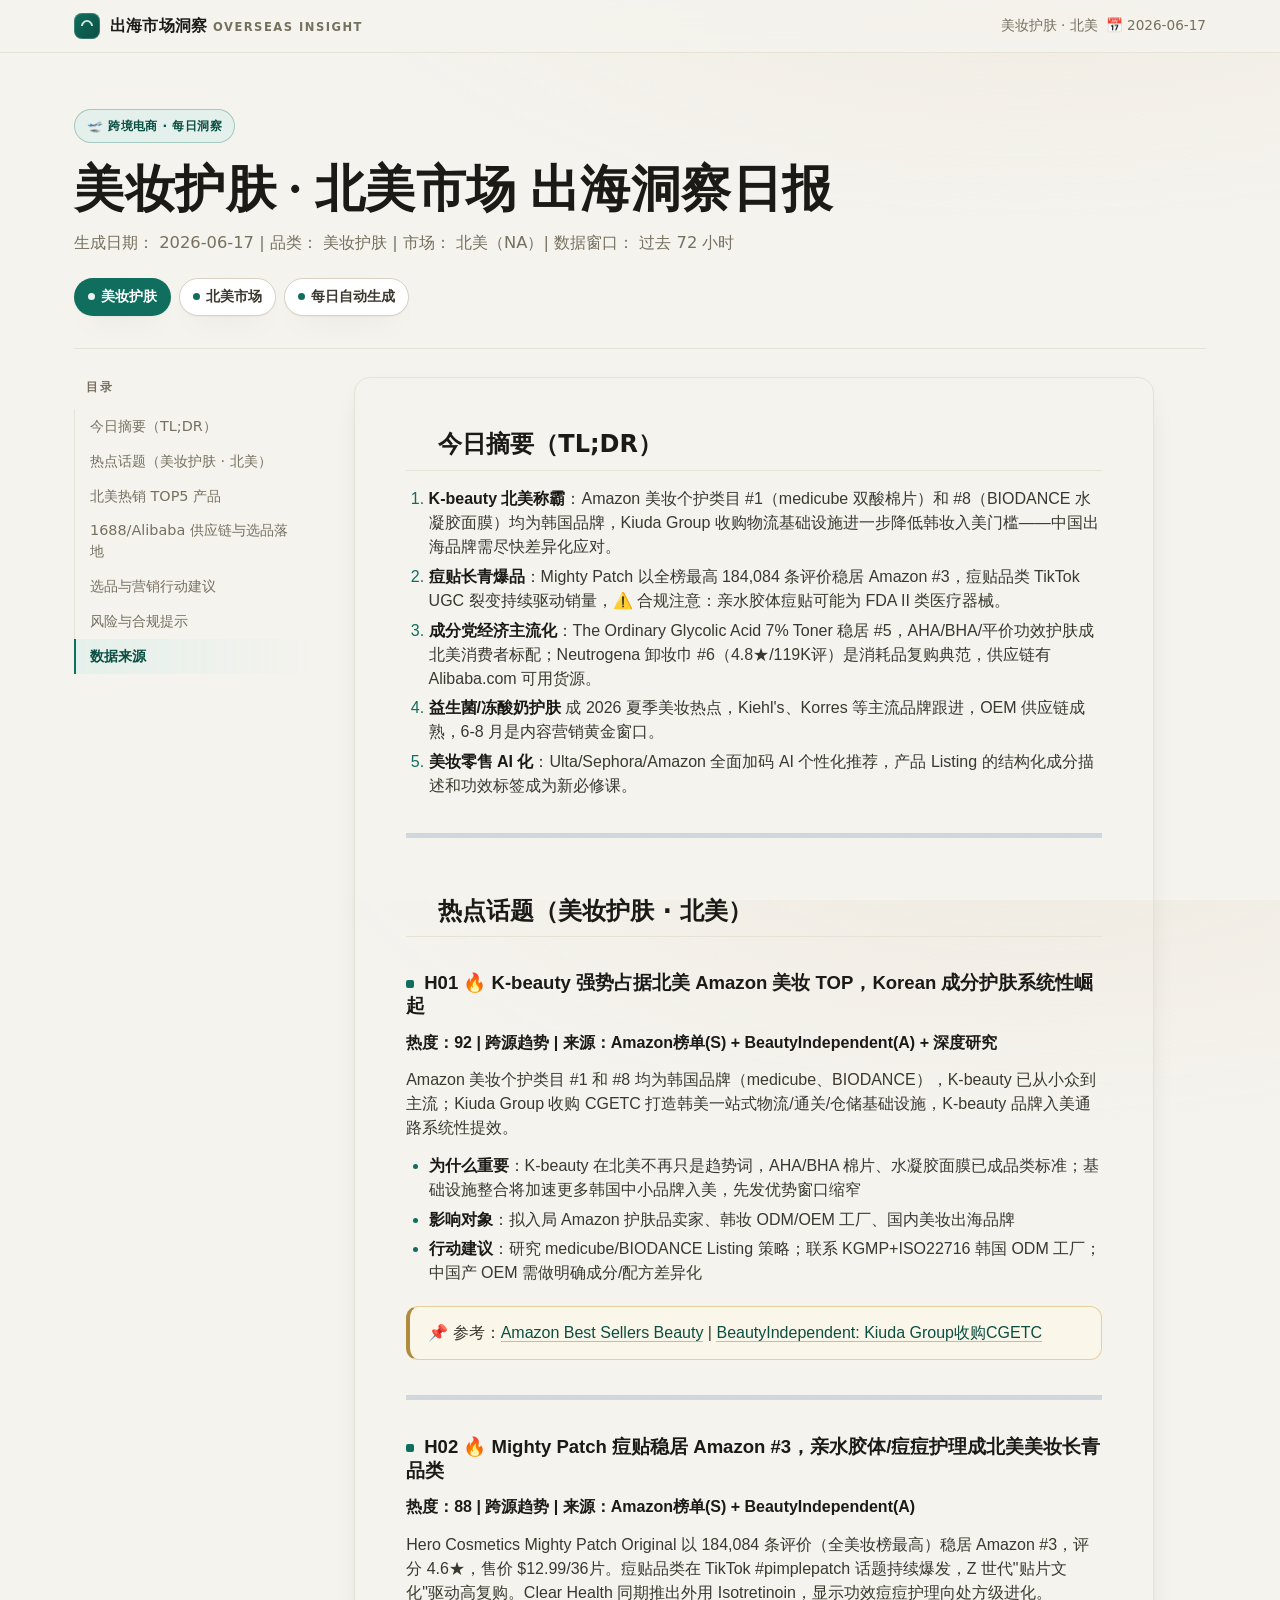
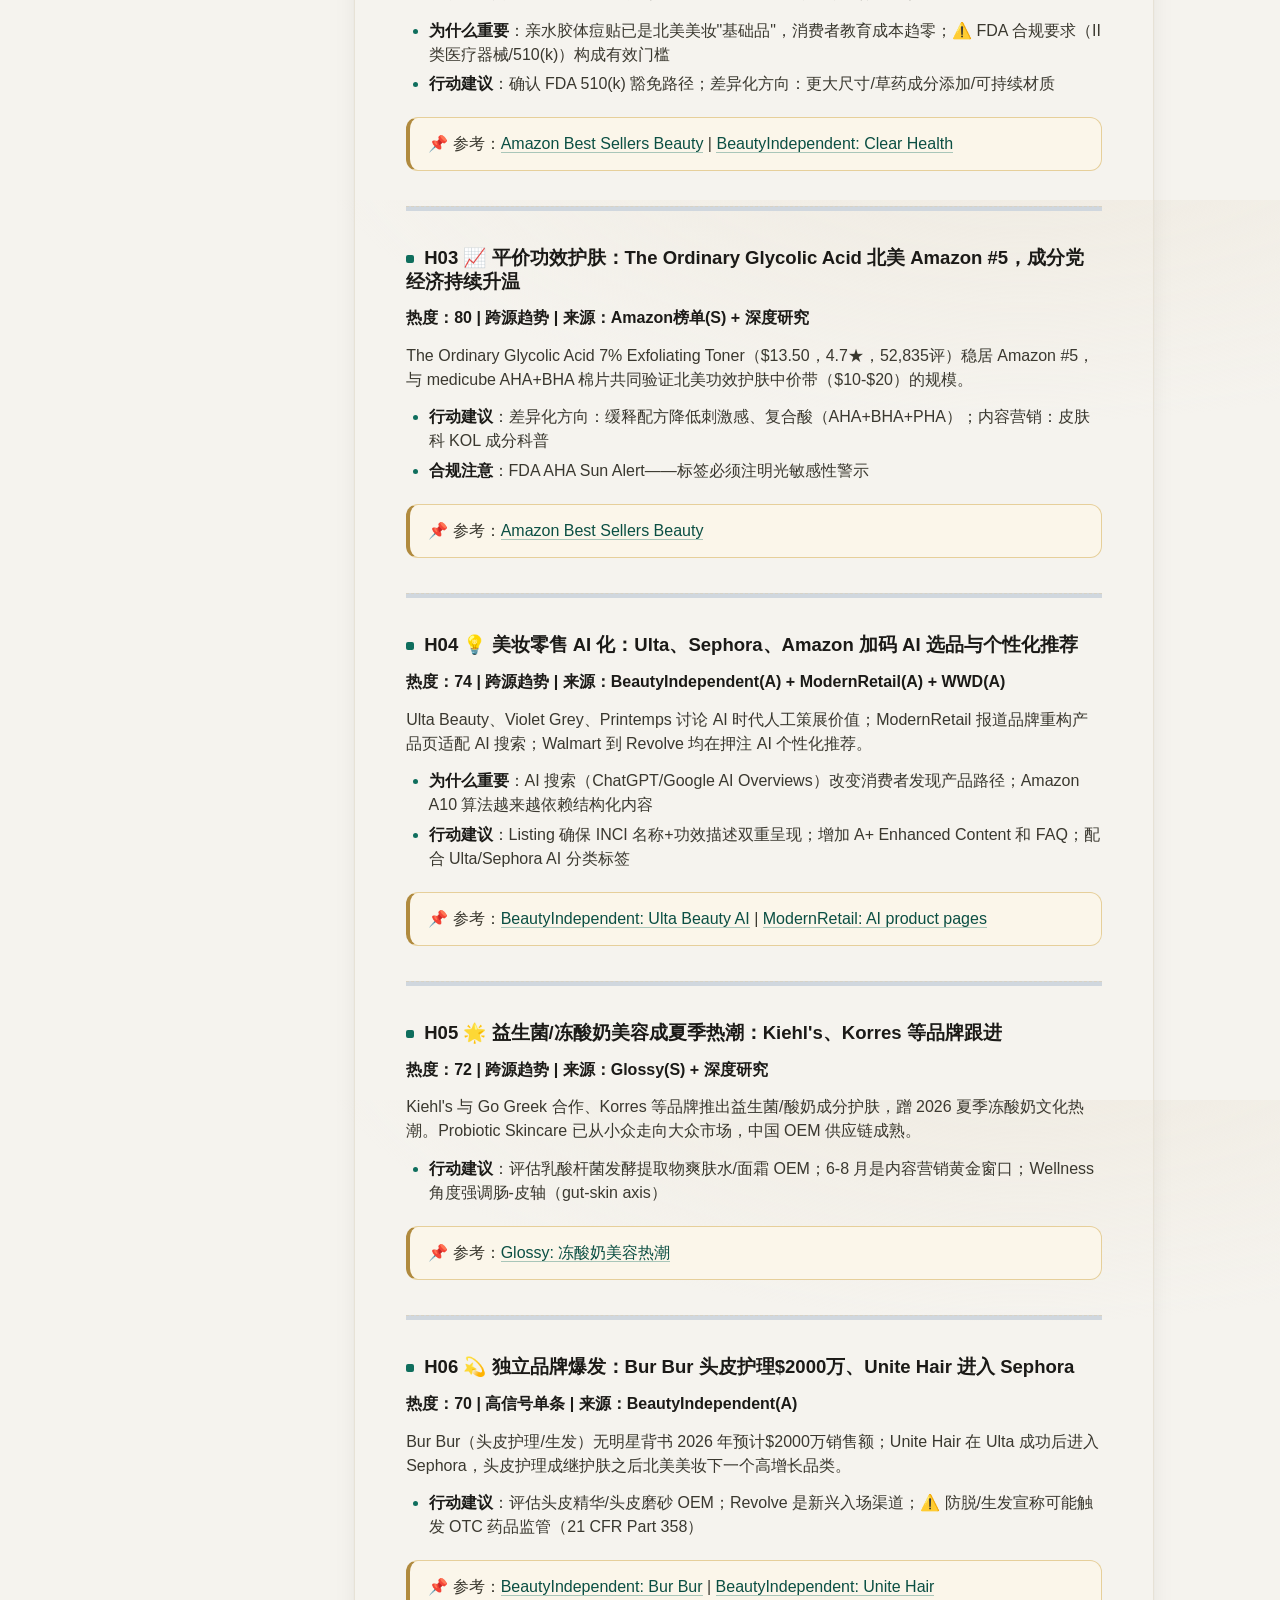
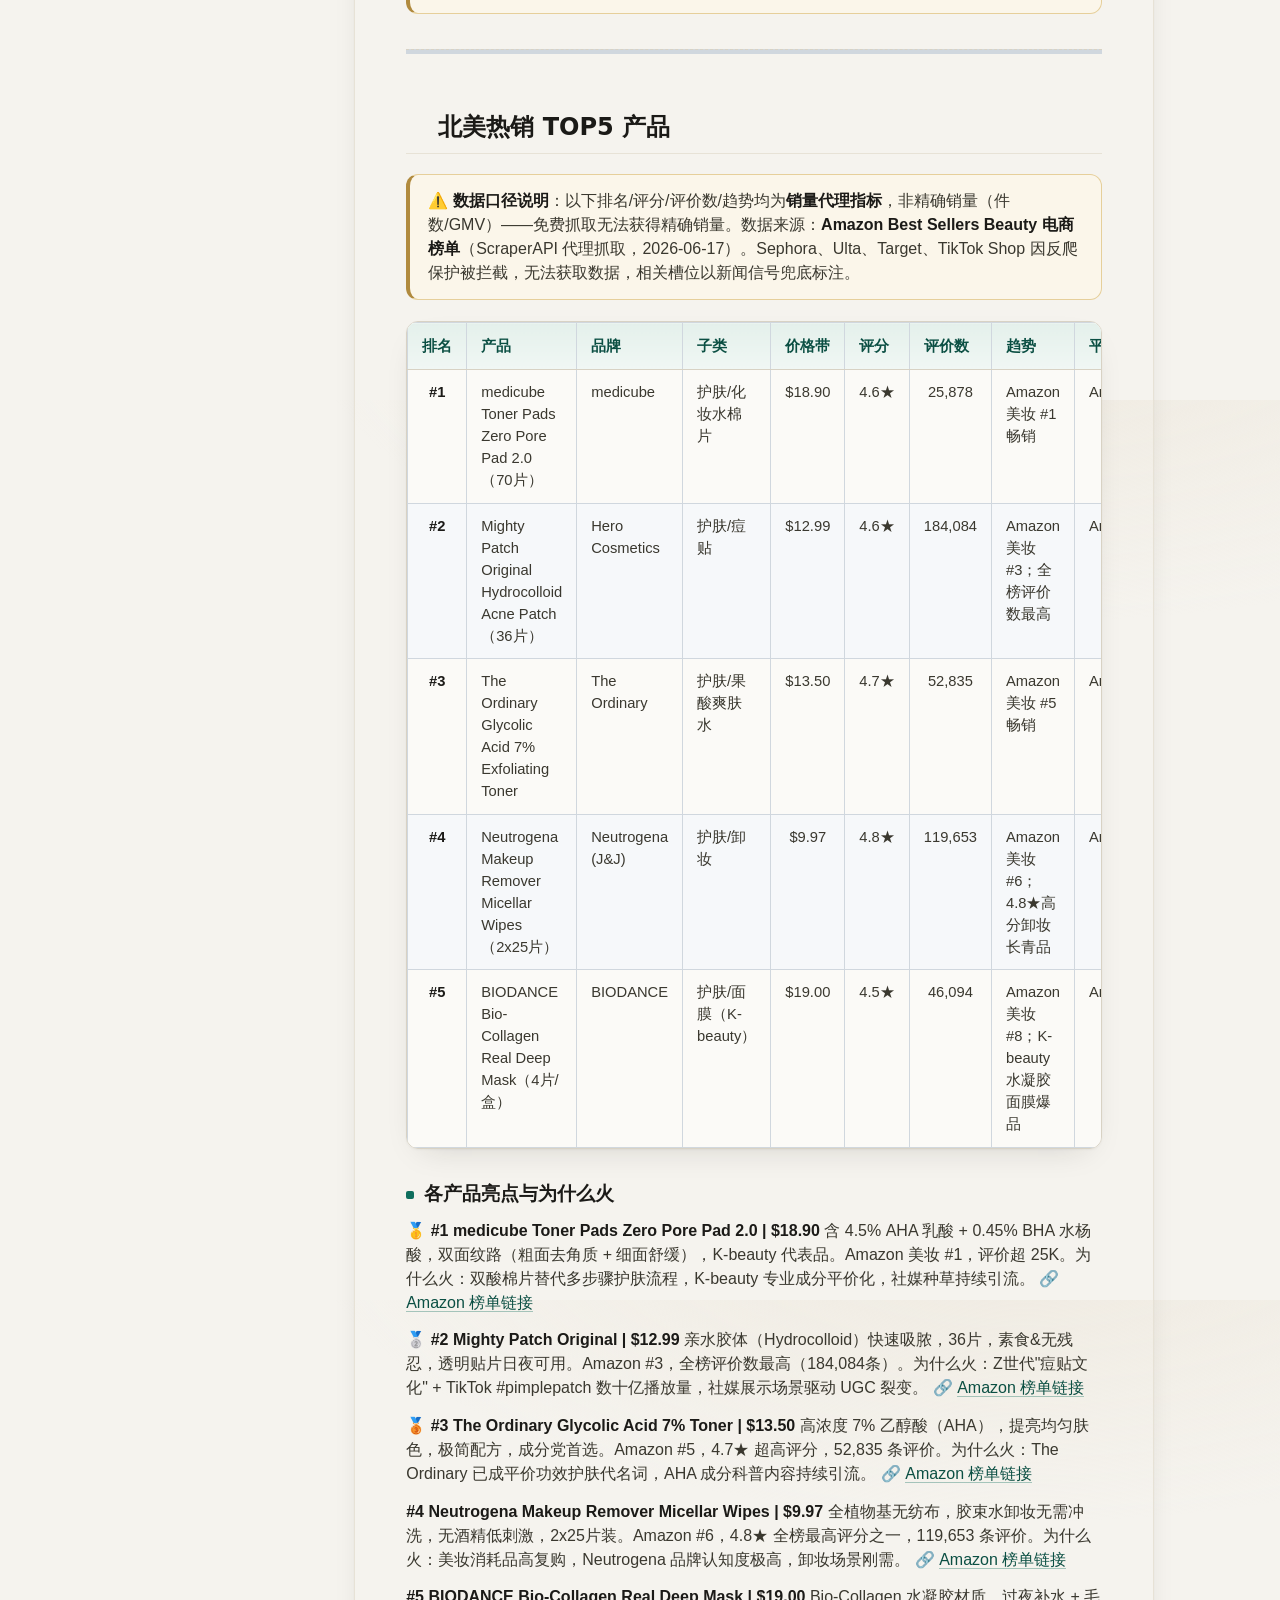
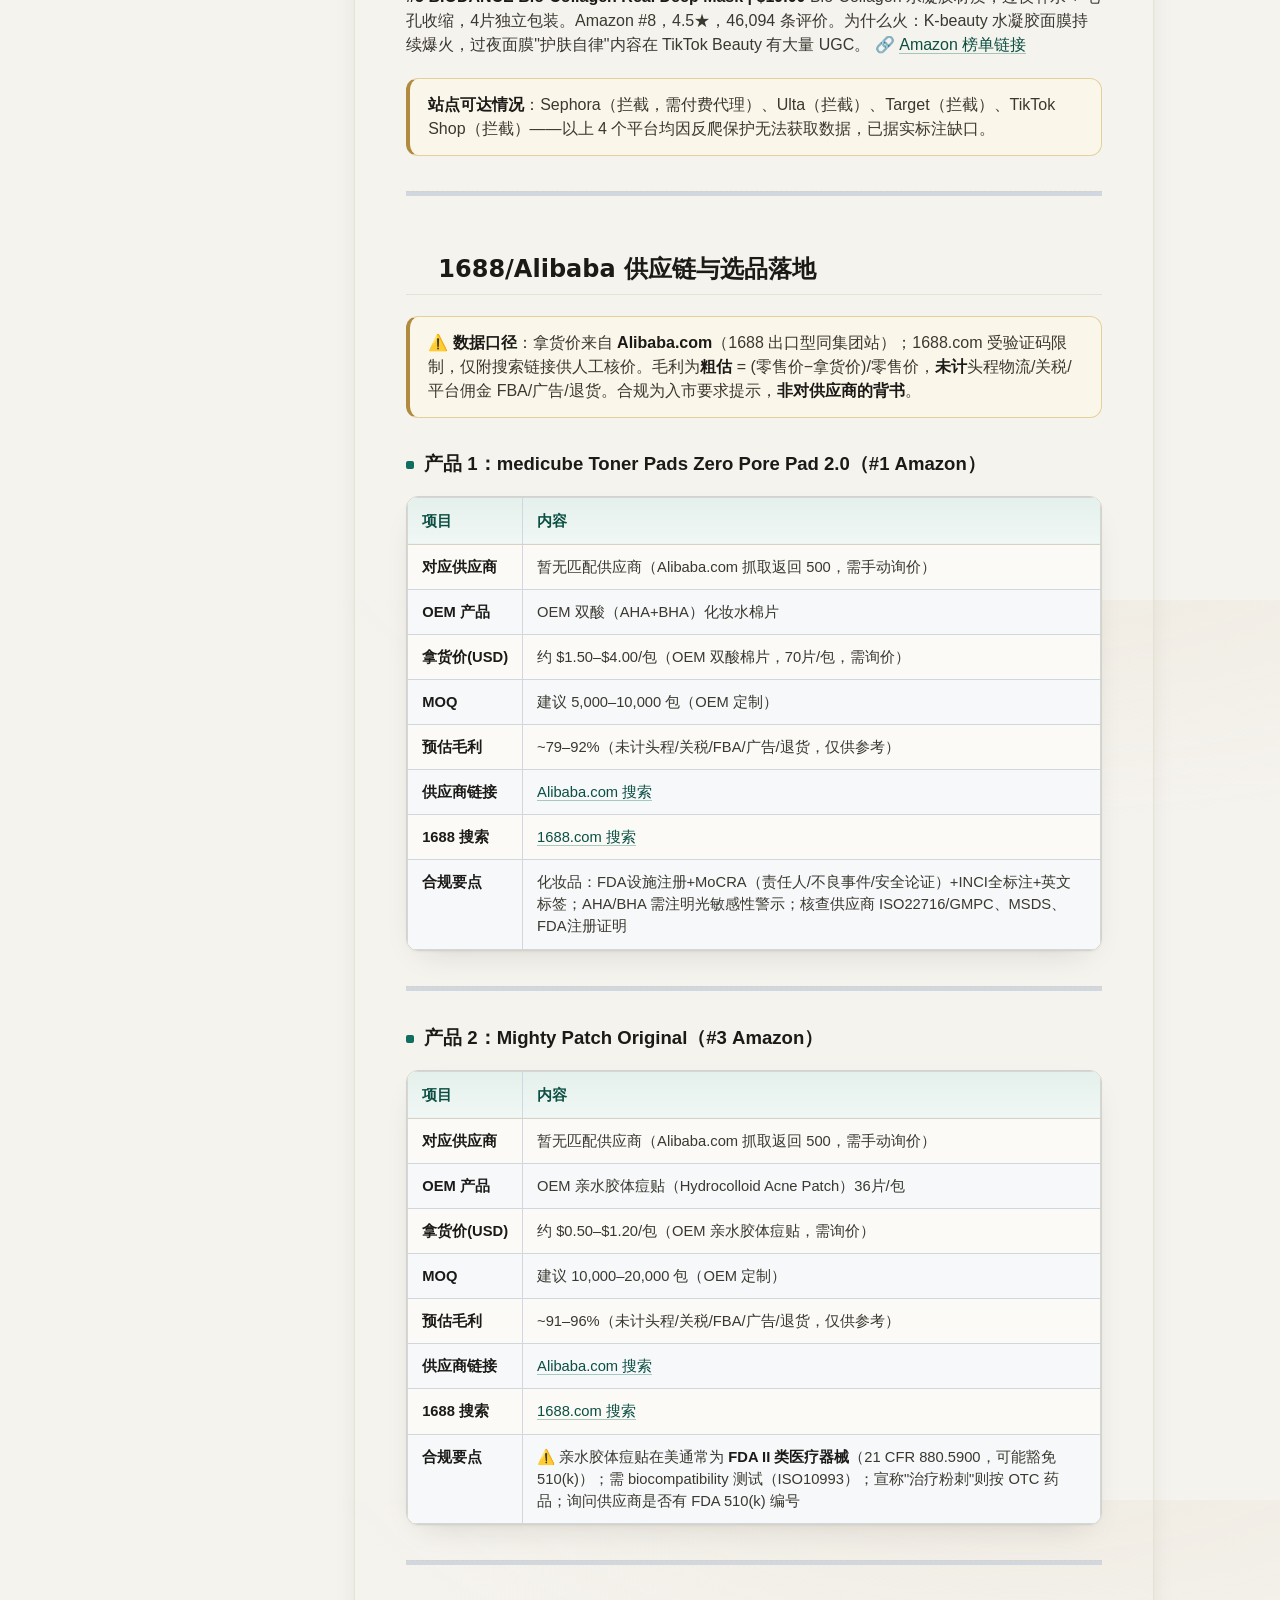
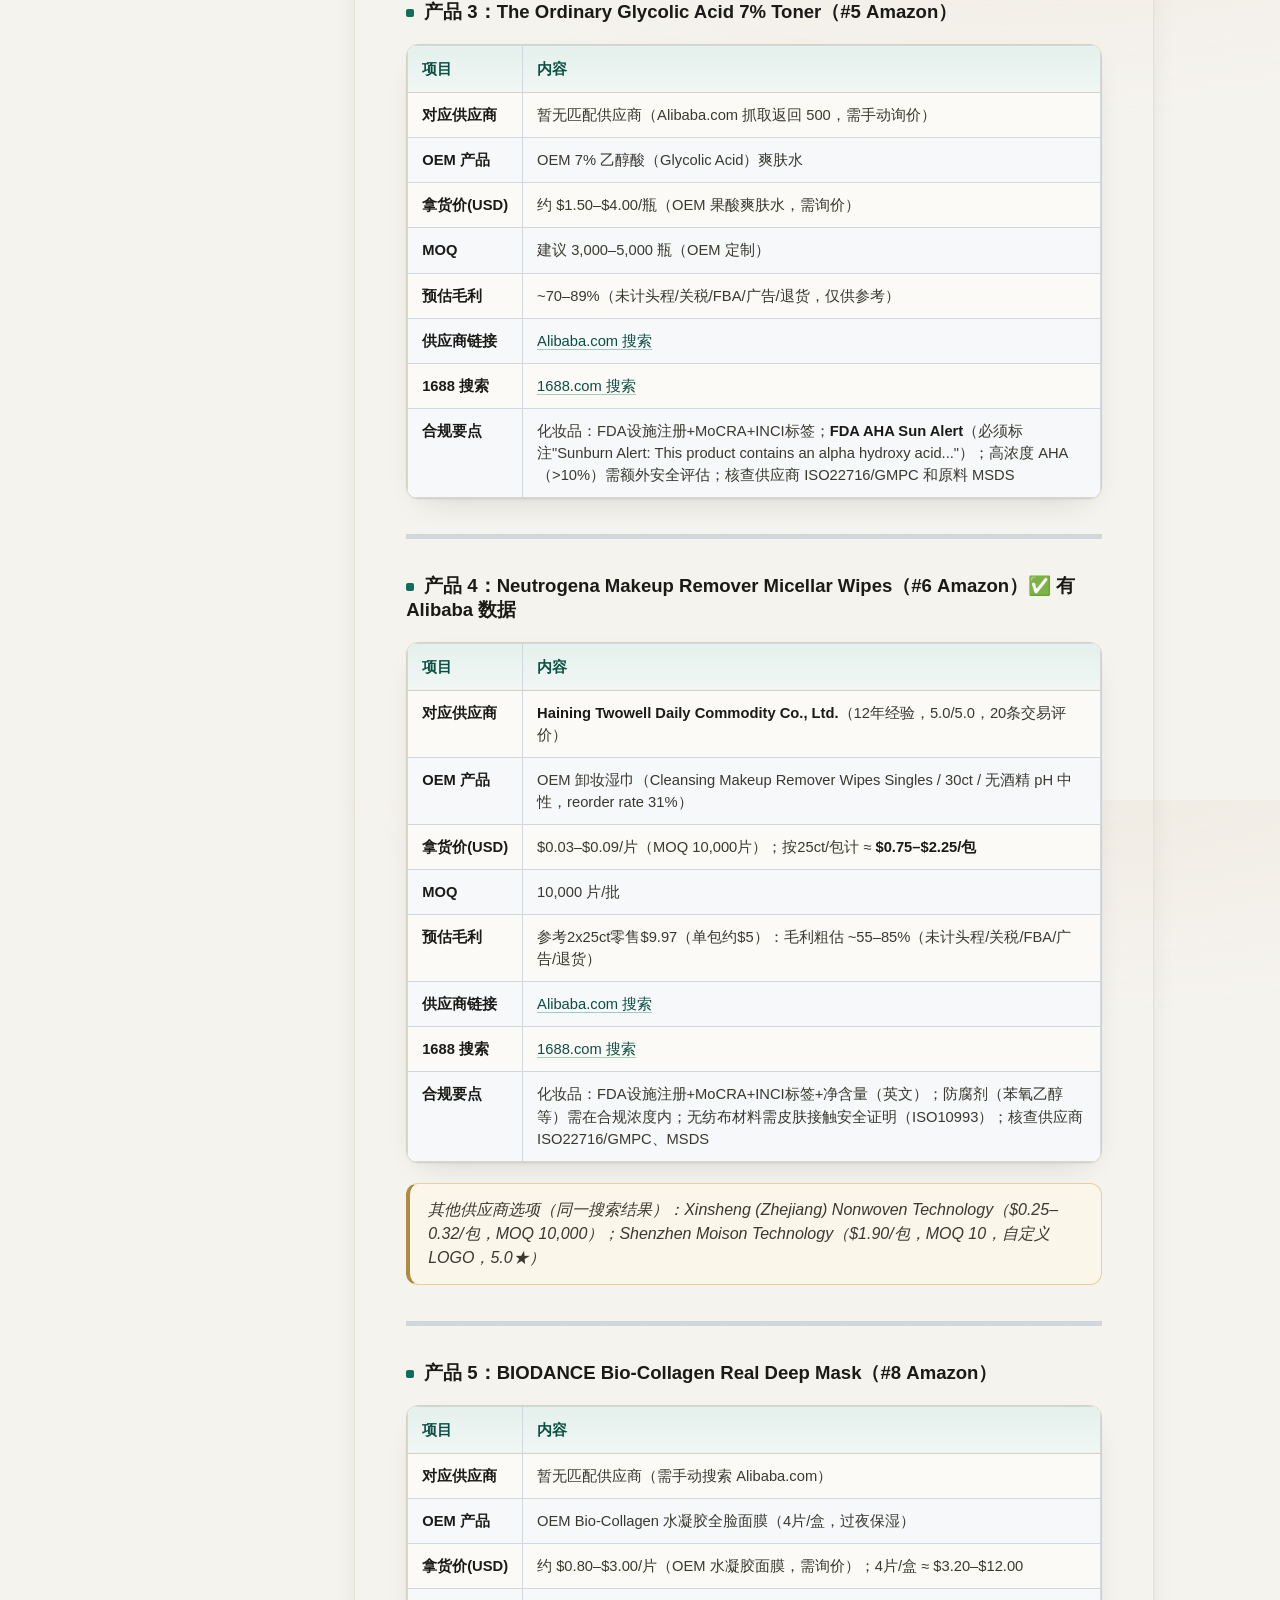
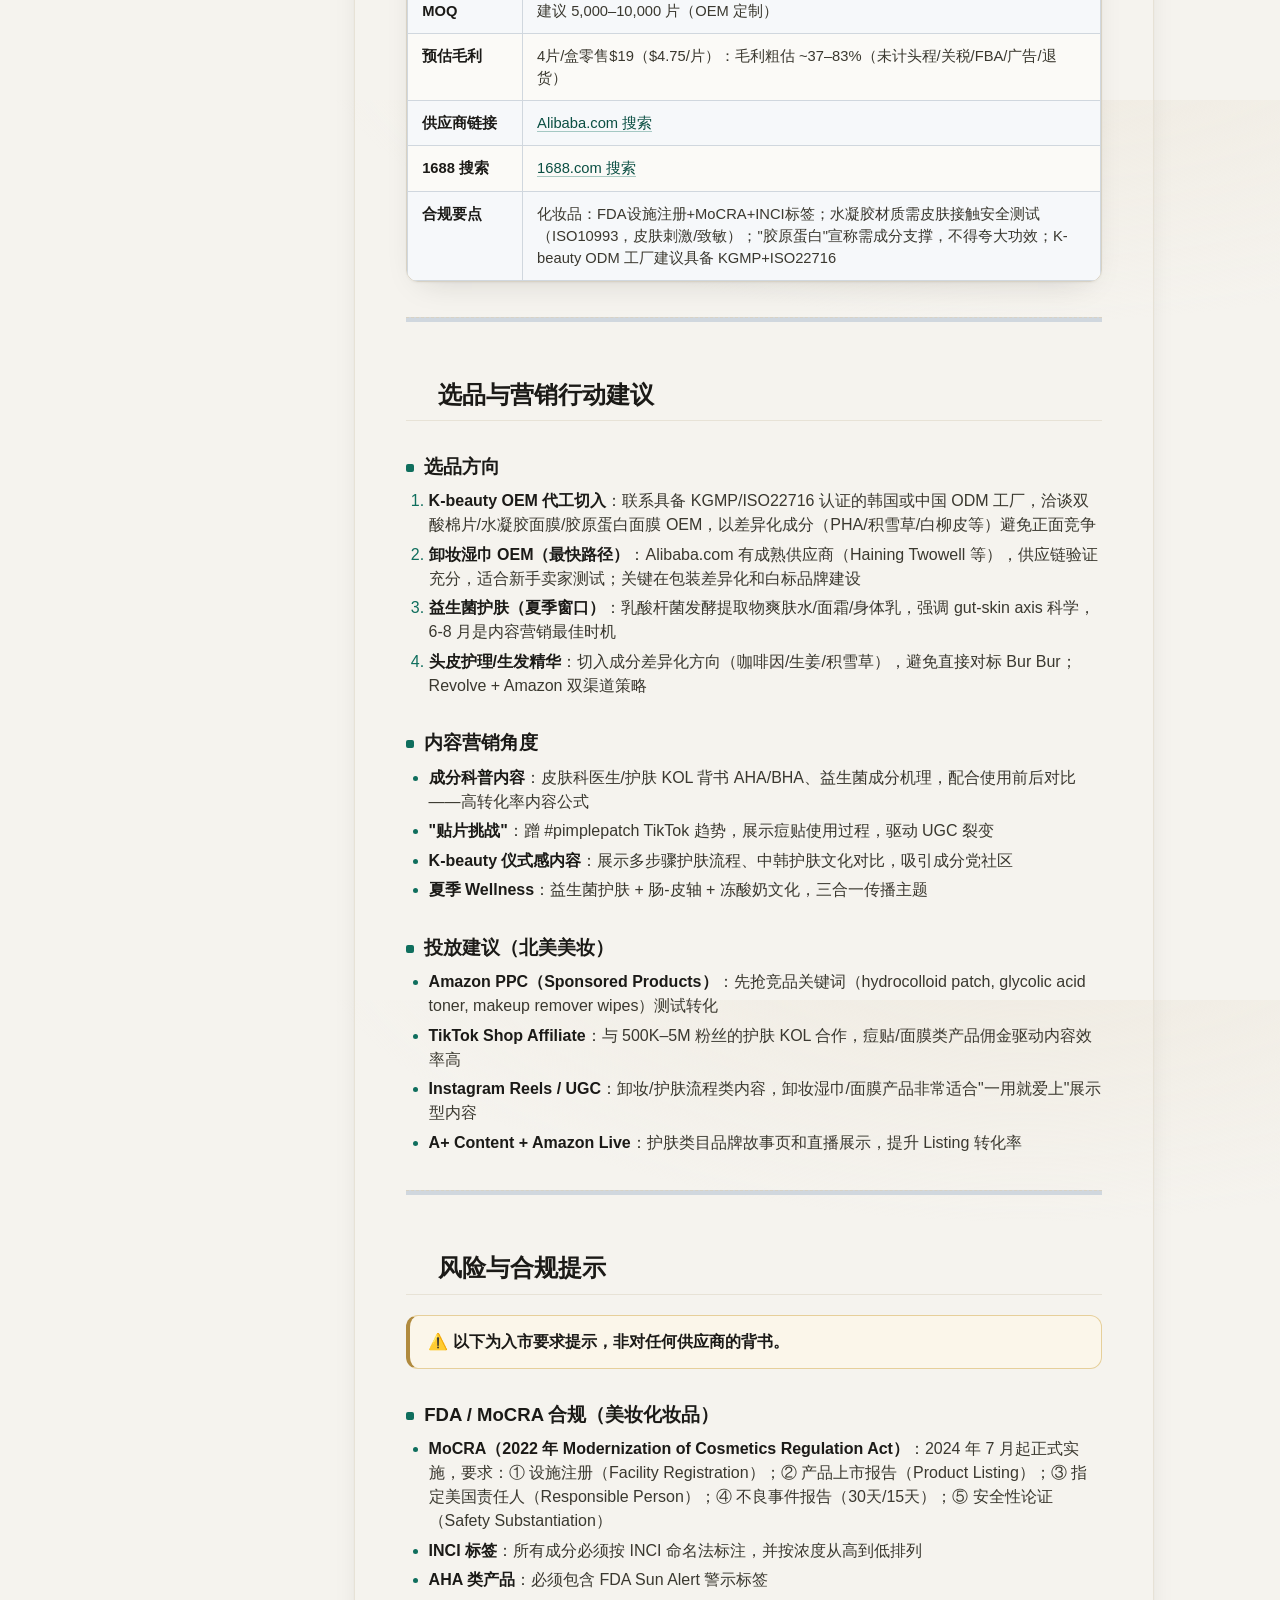
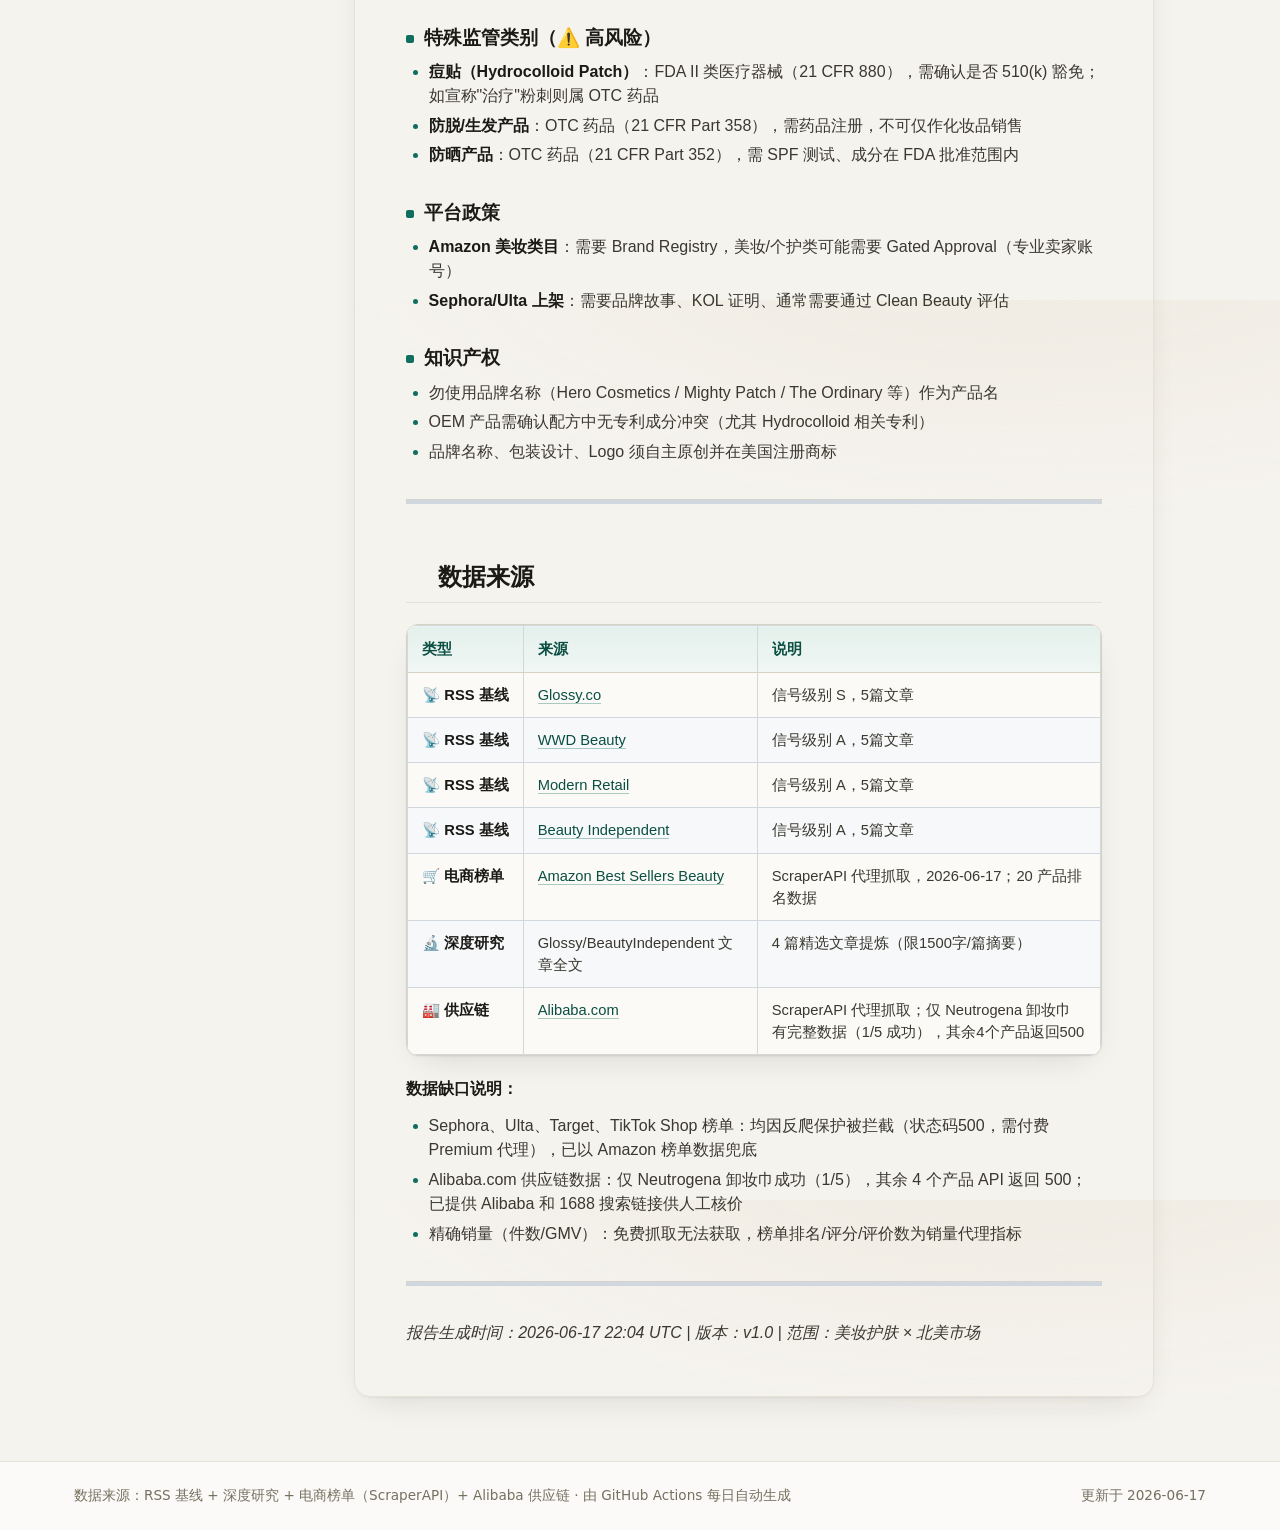
<file: Lab-04-Overseas-Insights/frontend/index.html>
<!doctype html>
<html lang="zh-CN">
  <head>
    <meta charset="UTF-8" />
    <meta name="viewport" content="width=device-width, initial-scale=1.0" />
    <title>美妆护肤 · 北美市场 出海洞察日报</title>
    <meta
      name="description"
      content="跨境电商出海市场洞察：美妆护肤 · 北美市场的热点话题、热销 TOP5 产品（真实榜单数据）与 1688/Alibaba 供应链落地（供应商 / 拿货价 / 毛利 / 合规）"
    />
    <link rel="stylesheet" href="./vendor/github-markdown.css" />
    <link rel="stylesheet" href="./styles.css" />
  </head>
  <body>
    <header class="topbar">
      <div class="topbar__inner">
        <div class="brand">
          <span class="brand__mark" aria-hidden="true"></span>
          <span>
            <span class="brand__cn">出海市场洞察</span>
            <span class="brand__en">Overseas Insight</span>
          </span>
        </div>
        <div class="topbar__meta">
          <span class="topbar__hide">美妆护肤 · 北美</span>
          <span id="topbar-date"></span>
        </div>
      </div>
    </header>

    <section class="hero">
      <span class="hero__eyebrow">🛫 跨境电商 · 每日洞察</span>
      <h1 class="hero__title" id="hero-title">美妆护肤 · 北美市场 出海洞察日报</h1>
      <p class="hero__sub" id="hero-sub">
        热点话题 · 真实电商榜单热销 TOP5 · 1688/Alibaba 供应链落地（供应商 / 拿货价 / 毛利 / 合规）。
      </p>
      <div class="hero__meta" id="hero-meta">
        <span class="chip chip--accent"><span class="chip__dot"></span>美妆护肤</span>
        <span class="chip"><span class="chip__dot"></span>北美市场</span>
        <span class="chip"><span class="chip__dot"></span>每日自动生成</span>
      </div>
    </section>
    <div class="hero__rule"><hr /></div>

    <div id="status" class="status" hidden></div>

    <main class="layout">
      <nav class="toc" id="toc" aria-label="目录" hidden>
        <p class="toc__title">目录</p>
        <ul class="toc__list" id="toc-list"></ul>
      </nav>

      <article id="content" class="markdown-body content" aria-live="polite">
        <div class="skeleton" aria-hidden="true">
          <div></div><div></div><div></div><div></div><div></div>
        </div>
      </article>
    </main>

    <footer class="footer">
      <div class="footer__inner">
        <span>数据来源：RSS 基线 + 深度研究 + 电商榜单（ScraperAPI）+ Alibaba 供应链 · 由 GitHub Actions 每日自动生成</span>
        <span id="footer-updated"></span>
      </div>
    </footer>

    <script src="./vendor/marked.min.js"></script>
    <script src="./vendor/purify.min.js"></script>
    <script type="module" src="./main.js"></script>
  </body>
</html>
</file>
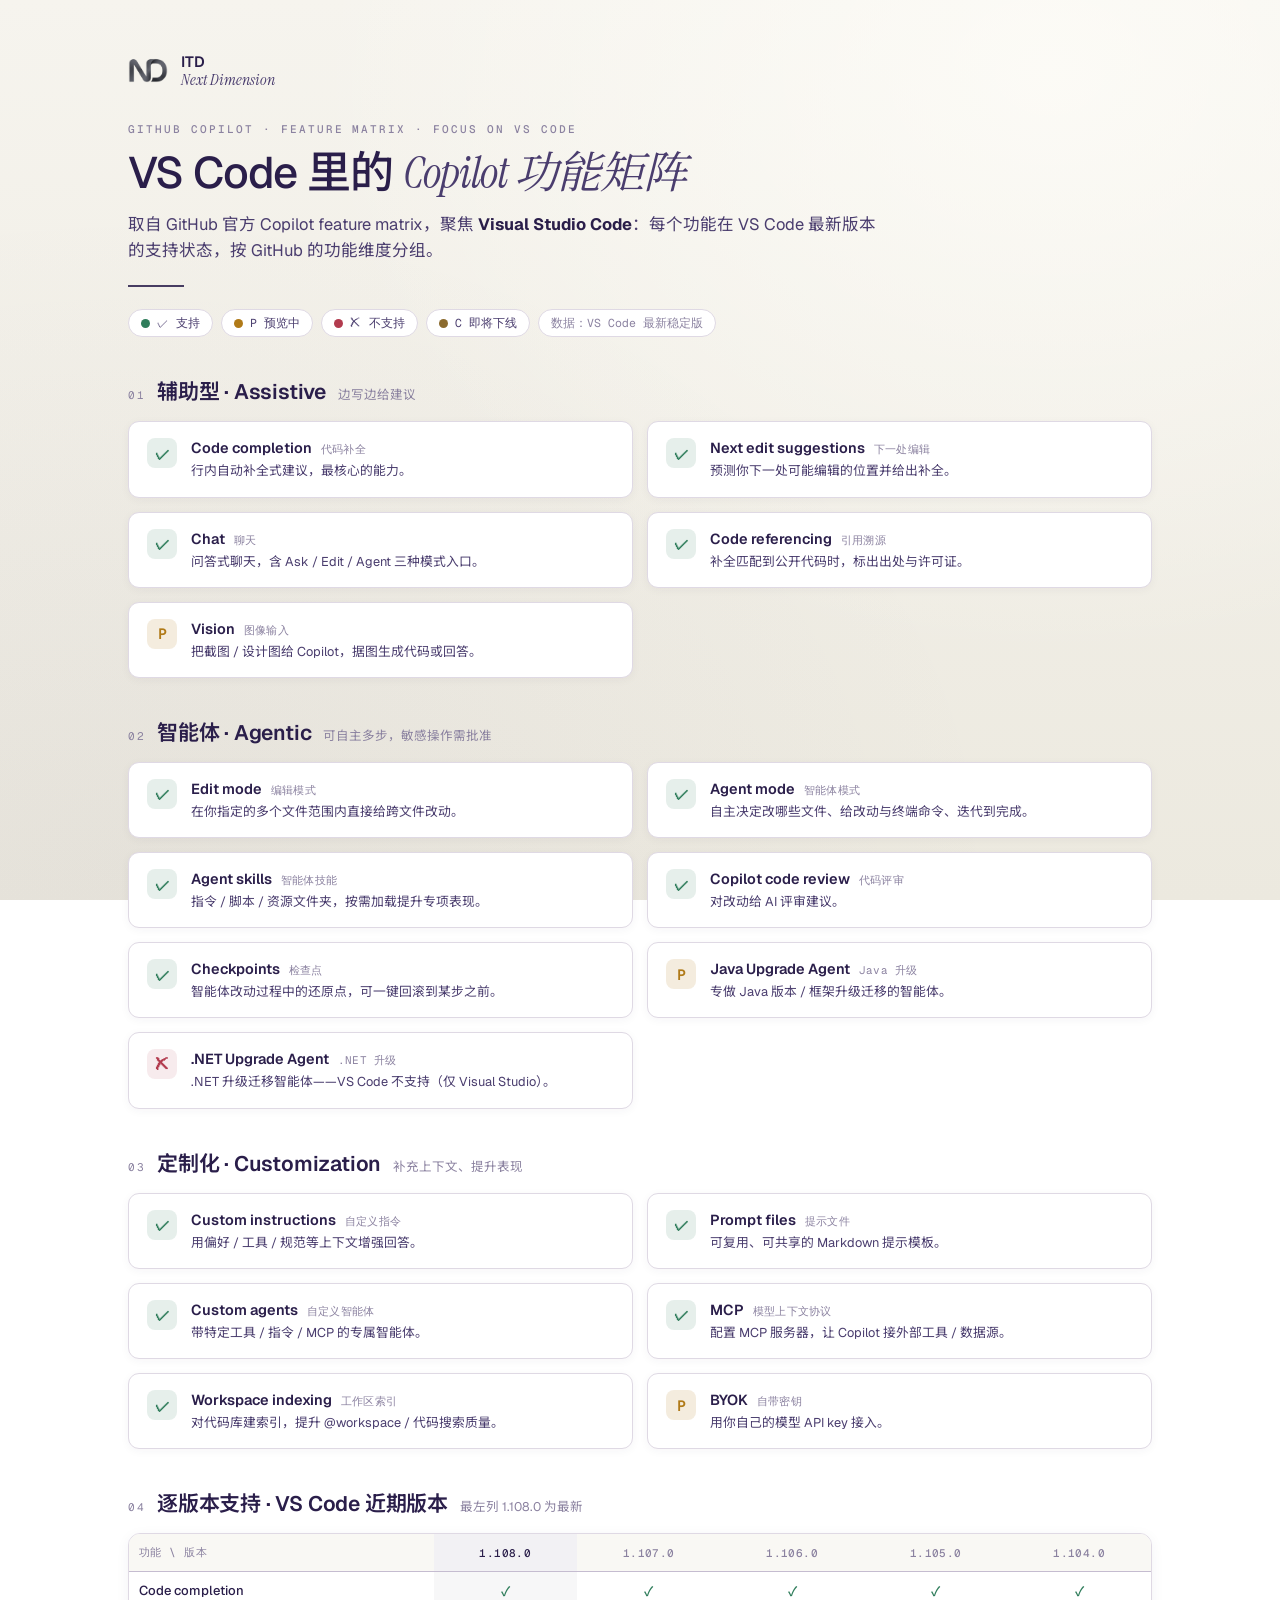
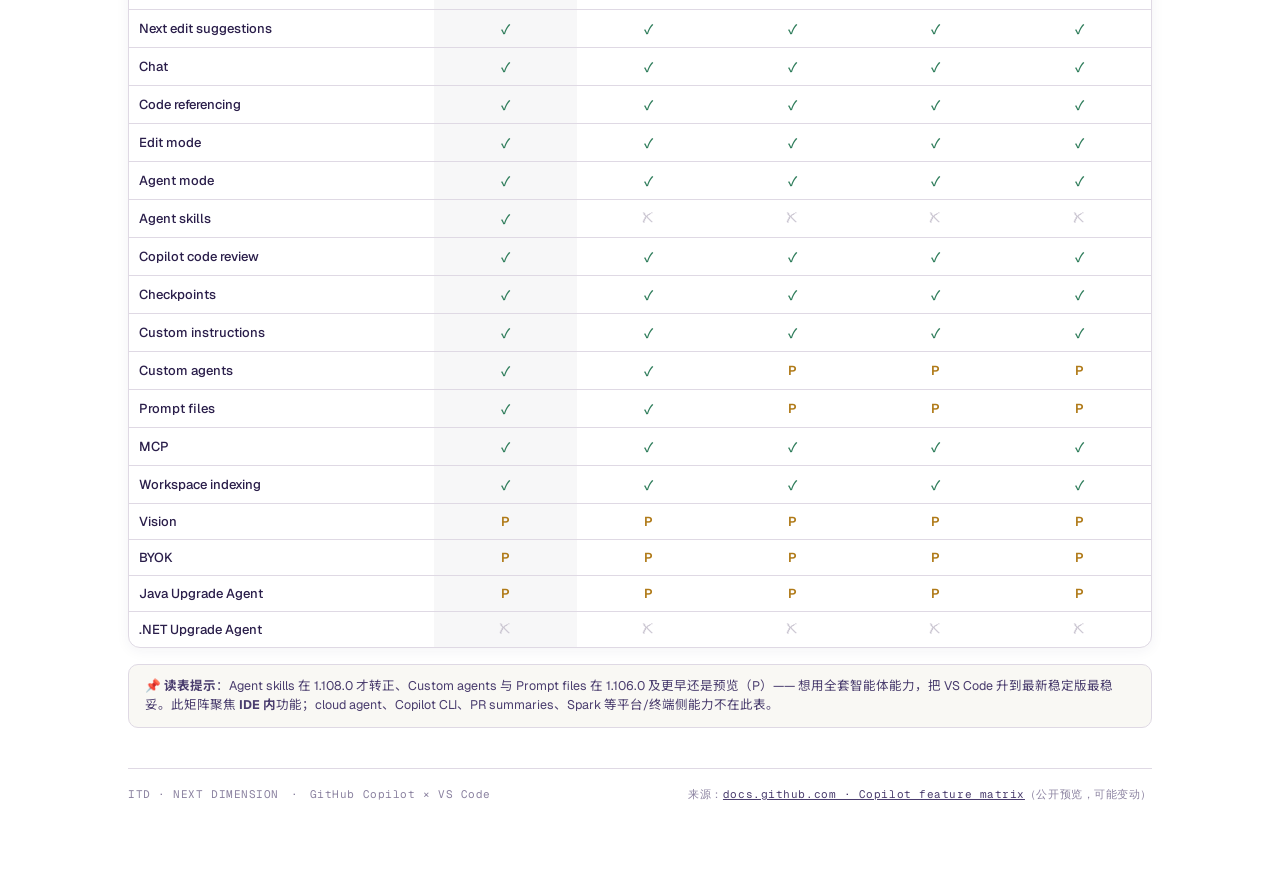
<file: Copilot-VSCode-功能矩阵.html>
<!DOCTYPE html>
<html lang="zh-CN">
<head>
<meta charset="UTF-8">
<meta name="viewport" content="width=device-width, initial-scale=1.0">
<title>GitHub Copilot × VS Code · 功能矩阵 · ITD Next Dimension</title>
<style>
@import url('https://fonts.googleapis.com/css2?family=Geist:wght@300;400;500;600;700&family=Geist+Mono:wght@400;500;600&family=Instrument+Serif:ital@0;1&family=Noto+Sans+SC:wght@300;400;500;700;900&family=Noto+Serif+SC:wght@300;400;500;700&display=swap');
:root{
  --nd-font-sans:"Geist",-apple-system,BlinkMacSystemFont,"PingFang SC","Noto Sans SC",sans-serif;
  --nd-font-serif:"Instrument Serif","Noto Serif SC","Songti SC",serif;
  --nd-font-mono:"Geist Mono",ui-monospace,SFMono-Regular,Menlo,monospace;
  --bg:#F4F2EC; --surface:#FFFFFF; --surface-2:#F9F8F4;
  --border:#DFD9E4; --border-2:#C5BCD0;
  --ink:#2A1E4A; --ink-2:#4A3D6E; --ink-3:#8B82A0; --ink-4:#C9C4D0; --accent:#2A1E4A;
  --ok:#2F7D5B; --no:#B23B4E; --pre:#B07A18; --close:#8B6B2E;
  --logo:url("[data-uri]");
}
*{box-sizing:border-box;}
html,body{margin:0;padding:0;}
body{
  font-family:var(--nd-font-sans); color:var(--ink);
  -webkit-font-smoothing:antialiased; text-rendering:optimizeLegibility;
  background:
    radial-gradient(ellipse at 82% 8%, rgba(255,254,250,0.7), transparent 50%),
    radial-gradient(ellipse at 10% 96%, rgba(42,30,74,0.04), transparent 55%),
    linear-gradient(180deg,#F6F4EE 0%,#ECE9DF 100%);
  background-attachment:fixed;
}
.shell{ max-width:1120px; margin:0 auto; padding:54px 48px 80px; position:relative; }
@media (max-width:720px){ .shell{ padding:32px 18px 60px; } }

/* header */
.lockup{ display:inline-flex; align-items:center; gap:13px; margin-bottom:34px; }
.lockup .mark{ width:40px; height:30px; background:var(--logo) center/contain no-repeat; }
.lockup .text{ display:flex; flex-direction:column; line-height:1; gap:3px; }
.lockup .wm{ font-weight:600; font-size:15px; color:var(--ink); }
.lockup .wm-it{ font-family:var(--nd-font-serif); font-style:italic; font-size:16px; color:var(--ink-2); }
.eyebrow{ font-family:var(--nd-font-mono); font-size:11px; font-weight:500; letter-spacing:0.18em; text-transform:uppercase; color:var(--ink-3); }
h1.title{ font-weight:500; letter-spacing:-0.025em; line-height:1.05; color:var(--ink); margin:14px 0 0; font-size:44px; }
h1.title .it{ font-family:var(--nd-font-serif); font-style:italic; font-weight:400; color:var(--ink-2); }
.lead{ font-size:16.5px; line-height:1.55; color:var(--ink-2); margin:16px 0 0; max-width:760px; }
.rule{ width:56px; height:2px; background:var(--ink); border:0; margin:22px 0; opacity:0.85; }

/* legend */
.legend{ display:flex; gap:8px; flex-wrap:wrap; margin:18px 0 30px; }
.lg{ display:inline-flex; align-items:center; gap:7px; font-family:var(--nd-font-mono); font-size:11.5px; color:var(--ink-2); background:var(--surface); border:1px solid var(--border); border-radius:999px; padding:5px 12px; }
.dot{ width:9px; height:9px; border-radius:50%; }

/* section heads */
.cat{ margin:38px 0 16px; display:flex; align-items:baseline; gap:12px; }
.cat .cn{ font-family:var(--nd-font-mono); font-size:11px; letter-spacing:0.14em; color:var(--ink-3); }
.cat h2{ font-size:21px; font-weight:600; letter-spacing:-0.01em; color:var(--ink); margin:0; }
.cat .sub{ font-size:12.5px; color:var(--ink-3); }

/* feature cards */
.grid{ display:grid; grid-template-columns:1fr 1fr; gap:14px; }
@media (max-width:720px){ .grid{ grid-template-columns:1fr; } }
.f{ background:var(--surface); border:1px solid var(--border); border-radius:11px; padding:16px 18px; box-shadow:0 2px 10px rgba(42,30,74,0.045); display:flex; gap:14px; align-items:flex-start; }
.f .badge{ flex-shrink:0; width:30px; height:30px; border-radius:8px; display:flex; align-items:center; justify-content:center; font-family:var(--nd-font-mono); font-size:15px; font-weight:600; }
.b-ok{ background:rgba(47,125,91,0.12); color:var(--ok); }
.b-pre{ background:rgba(176,122,24,0.14); color:var(--pre); }
.b-no{ background:rgba(178,59,78,0.10); color:var(--no); }
.b-close{ background:rgba(139,107,46,0.14); color:var(--close); }
.f .body .fn{ font-size:14.5px; font-weight:600; color:var(--ink); }
.f .body .fn small{ font-family:var(--nd-font-mono); font-weight:400; font-size:11px; color:var(--ink-3); margin-left:6px; letter-spacing:0.02em; }
.f .body .fd{ font-size:12.8px; line-height:1.5; color:var(--ink-2); margin-top:4px; }

/* version table */
.tblwrap{ overflow-x:auto; border:1px solid var(--border); border-radius:12px; background:var(--surface); box-shadow:0 3px 14px rgba(42,30,74,0.05); margin-top:14px; }
table{ border-collapse:collapse; width:100%; font-size:13px; min-width:560px; }
thead th{ text-align:center; font-family:var(--nd-font-mono); font-size:11px; letter-spacing:0.04em; color:var(--ink-3); font-weight:500; padding:11px 10px; border-bottom:1px solid var(--border-2); background:var(--surface-2); }
thead th:first-child{ text-align:left; }
tbody td{ text-align:center; padding:9px 10px; border-bottom:1px solid var(--border); }
tbody td:first-child{ text-align:left; font-weight:500; color:var(--ink); white-space:nowrap; }
tbody tr:last-child td{ border-bottom:0; }
tbody tr:hover{ background:var(--surface-2); }
.cell-ok{ color:var(--ok); font-weight:600; }
.cell-no{ color:var(--ink-4); }
.cell-pre{ color:var(--pre); font-weight:600; }
.cell-close{ color:var(--close); font-weight:600; }
.colcur{ background:rgba(42,30,74,0.035); }
thead th.colcur{ background:rgba(42,30,74,0.06); color:var(--ink); }

.foot{ margin-top:40px; border-top:1px solid var(--border); padding-top:18px; font-family:var(--nd-font-mono); font-size:11px; letter-spacing:0.05em; color:var(--ink-3); display:flex; justify-content:space-between; flex-wrap:wrap; gap:10px; }
.foot a{ color:var(--ink-2); }
.note{ background:var(--surface-2); border:1px solid var(--border); border-radius:10px; padding:12px 16px; font-size:12.5px; color:var(--ink-2); line-height:1.5; margin-top:16px; }
</style>
</head>
<body>
<div class="shell">

  <div class="lockup"><div class="mark"></div><div class="text"><span class="wm">ITD</span><span class="wm-it">Next Dimension</span></div></div>

  <div class="eyebrow">GITHUB COPILOT · FEATURE MATRIX · FOCUS ON VS CODE</div>
  <h1 class="title">VS Code 里的 <span class="it">Copilot 功能矩阵</span></h1>
  <p class="lead">取自 GitHub 官方 Copilot feature matrix，聚焦 <b style="color:var(--ink);">Visual Studio Code</b>：每个功能在 VS Code 最新版本的支持状态，按 GitHub 的功能维度分组。</p>
  <hr class="rule">

  <div class="legend">
    <span class="lg"><span class="dot" style="background:var(--ok);"></span>✓ 支持</span>
    <span class="lg"><span class="dot" style="background:var(--pre);"></span>P 预览中</span>
    <span class="lg"><span class="dot" style="background:var(--no);"></span>✗ 不支持</span>
    <span class="lg"><span class="dot" style="background:var(--close);"></span>C 即将下线</span>
    <span class="lg" style="color:var(--ink-3);">数据：VS Code 最新稳定版</span>
  </div>

  <!-- ===== Assistive ===== -->
  <div class="cat"><span class="cn">01</span><h2>辅助型 · Assistive</h2><span class="sub">边写边给建议</span></div>
  <div class="grid">
    <div class="f"><div class="badge b-ok">✓</div><div class="body"><div class="fn">Code completion <small>代码补全</small></div><div class="fd">行内自动补全式建议，最核心的能力。</div></div></div>
    <div class="f"><div class="badge b-ok">✓</div><div class="body"><div class="fn">Next edit suggestions <small>下一处编辑</small></div><div class="fd">预测你下一处可能编辑的位置并给出补全。</div></div></div>
    <div class="f"><div class="badge b-ok">✓</div><div class="body"><div class="fn">Chat <small>聊天</small></div><div class="fd">问答式聊天，含 Ask / Edit / Agent 三种模式入口。</div></div></div>
    <div class="f"><div class="badge b-ok">✓</div><div class="body"><div class="fn">Code referencing <small>引用溯源</small></div><div class="fd">补全匹配到公开代码时，标出出处与许可证。</div></div></div>
    <div class="f"><div class="badge b-pre">P</div><div class="body"><div class="fn">Vision <small>图像输入</small></div><div class="fd">把截图 / 设计图给 Copilot，据图生成代码或回答。</div></div></div>
  </div>

  <!-- ===== Agentic ===== -->
  <div class="cat"><span class="cn">02</span><h2>智能体 · Agentic</h2><span class="sub">可自主多步，敏感操作需批准</span></div>
  <div class="grid">
    <div class="f"><div class="badge b-ok">✓</div><div class="body"><div class="fn">Edit mode <small>编辑模式</small></div><div class="fd">在你指定的多个文件范围内直接给跨文件改动。</div></div></div>
    <div class="f"><div class="badge b-ok">✓</div><div class="body"><div class="fn">Agent mode <small>智能体模式</small></div><div class="fd">自主决定改哪些文件、给改动与终端命令、迭代到完成。</div></div></div>
    <div class="f"><div class="badge b-ok">✓</div><div class="body"><div class="fn">Agent skills <small>智能体技能</small></div><div class="fd">指令 / 脚本 / 资源文件夹，按需加载提升专项表现。</div></div></div>
    <div class="f"><div class="badge b-ok">✓</div><div class="body"><div class="fn">Copilot code review <small>代码评审</small></div><div class="fd">对改动给 AI 评审建议。</div></div></div>
    <div class="f"><div class="badge b-ok">✓</div><div class="body"><div class="fn">Checkpoints <small>检查点</small></div><div class="fd">智能体改动过程中的还原点，可一键回滚到某步之前。</div></div></div>
    <div class="f"><div class="badge b-pre">P</div><div class="body"><div class="fn">Java Upgrade Agent <small>Java 升级</small></div><div class="fd">专做 Java 版本 / 框架升级迁移的智能体。</div></div></div>
    <div class="f"><div class="badge b-no">✗</div><div class="body"><div class="fn">.NET Upgrade Agent <small>.NET 升级</small></div><div class="fd">.NET 升级迁移智能体——VS Code 不支持（仅 Visual Studio）。</div></div></div>
  </div>

  <!-- ===== Customization ===== -->
  <div class="cat"><span class="cn">03</span><h2>定制化 · Customization</h2><span class="sub">补充上下文、提升表现</span></div>
  <div class="grid">
    <div class="f"><div class="badge b-ok">✓</div><div class="body"><div class="fn">Custom instructions <small>自定义指令</small></div><div class="fd">用偏好 / 工具 / 规范等上下文增强回答。</div></div></div>
    <div class="f"><div class="badge b-ok">✓</div><div class="body"><div class="fn">Prompt files <small>提示文件</small></div><div class="fd">可复用、可共享的 Markdown 提示模板。</div></div></div>
    <div class="f"><div class="badge b-ok">✓</div><div class="body"><div class="fn">Custom agents <small>自定义智能体</small></div><div class="fd">带特定工具 / 指令 / MCP 的专属智能体。</div></div></div>
    <div class="f"><div class="badge b-ok">✓</div><div class="body"><div class="fn">MCP <small>模型上下文协议</small></div><div class="fd">配置 MCP 服务器，让 Copilot 接外部工具 / 数据源。</div></div></div>
    <div class="f"><div class="badge b-ok">✓</div><div class="body"><div class="fn">Workspace indexing <small>工作区索引</small></div><div class="fd">对代码库建索引，提升 @workspace / 代码搜索质量。</div></div></div>
    <div class="f"><div class="badge b-pre">P</div><div class="body"><div class="fn">BYOK <small>自带密钥</small></div><div class="fd">用你自己的模型 API key 接入。</div></div></div>
  </div>

  <!-- ===== version table ===== -->
  <div class="cat"><span class="cn">04</span><h2>逐版本支持 · VS Code 近期版本</h2><span class="sub">最左列 1.108.0 为最新</span></div>
  <div class="tblwrap">
    <table>
      <thead><tr>
        <th>功能 \ 版本</th>
        <th class="colcur">1.108.0</th><th>1.107.0</th><th>1.106.0</th><th>1.105.0</th><th>1.104.0</th>
      </tr></thead>
      <tbody>
        <tr><td>Code completion</td><td class="colcur cell-ok">✓</td><td class="cell-ok">✓</td><td class="cell-ok">✓</td><td class="cell-ok">✓</td><td class="cell-ok">✓</td></tr>
        <tr><td>Next edit suggestions</td><td class="colcur cell-ok">✓</td><td class="cell-ok">✓</td><td class="cell-ok">✓</td><td class="cell-ok">✓</td><td class="cell-ok">✓</td></tr>
        <tr><td>Chat</td><td class="colcur cell-ok">✓</td><td class="cell-ok">✓</td><td class="cell-ok">✓</td><td class="cell-ok">✓</td><td class="cell-ok">✓</td></tr>
        <tr><td>Code referencing</td><td class="colcur cell-ok">✓</td><td class="cell-ok">✓</td><td class="cell-ok">✓</td><td class="cell-ok">✓</td><td class="cell-ok">✓</td></tr>
        <tr><td>Edit mode</td><td class="colcur cell-ok">✓</td><td class="cell-ok">✓</td><td class="cell-ok">✓</td><td class="cell-ok">✓</td><td class="cell-ok">✓</td></tr>
        <tr><td>Agent mode</td><td class="colcur cell-ok">✓</td><td class="cell-ok">✓</td><td class="cell-ok">✓</td><td class="cell-ok">✓</td><td class="cell-ok">✓</td></tr>
        <tr><td>Agent skills</td><td class="colcur cell-ok">✓</td><td class="cell-no">✗</td><td class="cell-no">✗</td><td class="cell-no">✗</td><td class="cell-no">✗</td></tr>
        <tr><td>Copilot code review</td><td class="colcur cell-ok">✓</td><td class="cell-ok">✓</td><td class="cell-ok">✓</td><td class="cell-ok">✓</td><td class="cell-ok">✓</td></tr>
        <tr><td>Checkpoints</td><td class="colcur cell-ok">✓</td><td class="cell-ok">✓</td><td class="cell-ok">✓</td><td class="cell-ok">✓</td><td class="cell-ok">✓</td></tr>
        <tr><td>Custom instructions</td><td class="colcur cell-ok">✓</td><td class="cell-ok">✓</td><td class="cell-ok">✓</td><td class="cell-ok">✓</td><td class="cell-ok">✓</td></tr>
        <tr><td>Custom agents</td><td class="colcur cell-ok">✓</td><td class="cell-ok">✓</td><td class="cell-pre">P</td><td class="cell-pre">P</td><td class="cell-pre">P</td></tr>
        <tr><td>Prompt files</td><td class="colcur cell-ok">✓</td><td class="cell-ok">✓</td><td class="cell-pre">P</td><td class="cell-pre">P</td><td class="cell-pre">P</td></tr>
        <tr><td>MCP</td><td class="colcur cell-ok">✓</td><td class="cell-ok">✓</td><td class="cell-ok">✓</td><td class="cell-ok">✓</td><td class="cell-ok">✓</td></tr>
        <tr><td>Workspace indexing</td><td class="colcur cell-ok">✓</td><td class="cell-ok">✓</td><td class="cell-ok">✓</td><td class="cell-ok">✓</td><td class="cell-ok">✓</td></tr>
        <tr><td>Vision</td><td class="colcur cell-pre">P</td><td class="cell-pre">P</td><td class="cell-pre">P</td><td class="cell-pre">P</td><td class="cell-pre">P</td></tr>
        <tr><td>BYOK</td><td class="colcur cell-pre">P</td><td class="cell-pre">P</td><td class="cell-pre">P</td><td class="cell-pre">P</td><td class="cell-pre">P</td></tr>
        <tr><td>Java Upgrade Agent</td><td class="colcur cell-pre">P</td><td class="cell-pre">P</td><td class="cell-pre">P</td><td class="cell-pre">P</td><td class="cell-pre">P</td></tr>
        <tr><td>.NET Upgrade Agent</td><td class="colcur cell-no">✗</td><td class="cell-no">✗</td><td class="cell-no">✗</td><td class="cell-no">✗</td><td class="cell-no">✗</td></tr>
      </tbody>
    </table>
  </div>

  <div class="note">📌 <b>读表提示</b>：Agent skills 在 1.108.0 才转正、Custom agents 与 Prompt files 在 1.106.0 及更早还是预览（P）—— 想用全套智能体能力，把 VS Code 升到最新稳定版最稳妥。此矩阵聚焦 <b>IDE 内</b>功能；cloud agent、Copilot CLI、PR summaries、Spark 等平台/终端侧能力不在此表。</div>

  <div class="foot">
    <span>ITD · NEXT DIMENSION　·　GitHub Copilot × VS Code</span>
    <span>来源：<a href="https://docs.github.com/en/copilot/reference/copilot-feature-matrix">docs.github.com · Copilot feature matrix</a>（公开预览，可能变动）</span>
  </div>

</div>
</body>
</html>
</file>
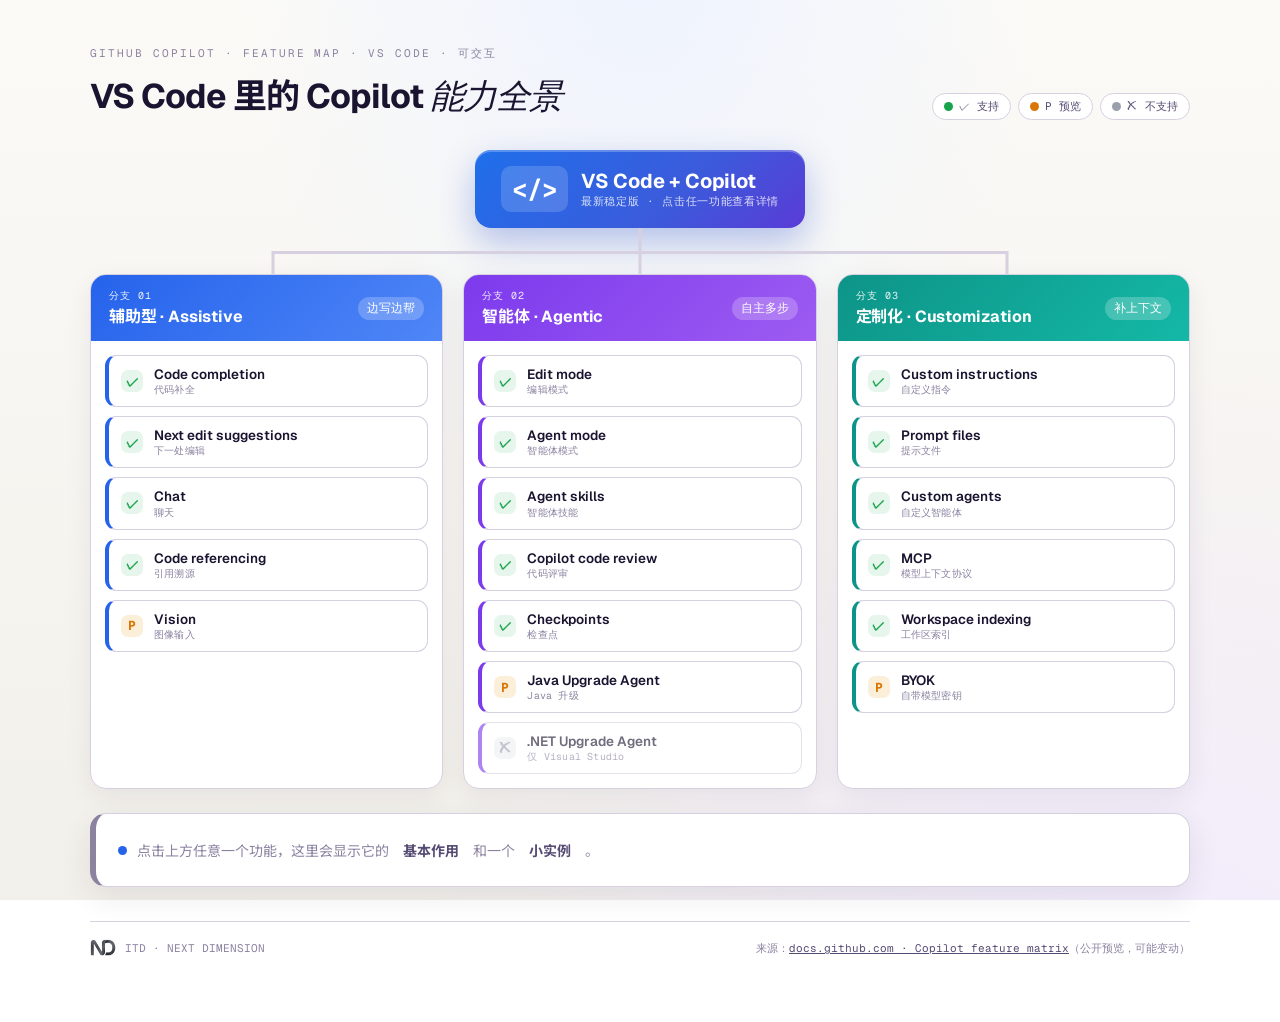
<file: Copilot-VSCode-功能示意图.html>
<!DOCTYPE html>
<html lang="zh-CN">
<head>
<meta charset="UTF-8">
<meta name="viewport" content="width=device-width, initial-scale=1.0">
<title>GitHub Copilot × VS Code · 功能示意图（可交互）</title>
<style>
@import url('https://fonts.googleapis.com/css2?family=Geist:wght@300;400;500;600;700;800&family=Geist+Mono:wght@400;500;600&family=Instrument+Serif:ital@0;1&family=Noto+Sans+SC:wght@300;400;500;700;900&display=swap');
:root{
  --font:"Geist",-apple-system,BlinkMacSystemFont,"PingFang SC","Noto Sans SC",sans-serif;
  --serif:"Instrument Serif","Songti SC",serif;
  --mono:"Geist Mono",ui-monospace,Menlo,monospace;
  --ink:#1B1430; --ink-2:#564B73; --ink-3:#8B82A0;
  --line:#D7D0E0;
  --asst:#2563EB; --agent:#7C3AED; --cust:#0D9488; --vscode:#1F6FEB;
  --ok:#16A34A; --ok-soft:#E7F6EC;
  --pre:#D97706; --pre-soft:#FCEFD9;
  --no:#9AA0AB; --no-soft:#EEEFF1;
  --logo:url("[data-uri]");
}
*{box-sizing:border-box;}
html,body{margin:0;padding:0;}
body{
  font-family:var(--font); color:var(--ink); -webkit-font-smoothing:antialiased;
  background:
    radial-gradient(ellipse at 50% -10%, #EEF3FF 0%, transparent 45%),
    radial-gradient(ellipse at 90% 110%, #F3ECFF 0%, transparent 45%),
    linear-gradient(180deg,#FBFAF7 0%,#F2F0EA 100%);
  background-attachment:fixed;
}
.wrap{ max-width:1180px; margin:0 auto; padding:46px 40px 64px; }
@media (max-width:760px){ .wrap{ padding:28px 16px; } }

.head{ display:flex; justify-content:space-between; align-items:flex-end; flex-wrap:wrap; gap:14px; margin-bottom:30px; }
.eyebrow{ font-family:var(--mono); font-size:11px; letter-spacing:0.18em; text-transform:uppercase; color:var(--ink-3); }
h1{ font-size:34px; font-weight:700; letter-spacing:-0.03em; margin:8px 0 0; }
h1 .it{ font-family:var(--serif); font-style:italic; font-weight:400; }
.legend{ display:flex; gap:7px; flex-wrap:wrap; }
.lg{ display:inline-flex; align-items:center; gap:6px; font-family:var(--mono); font-size:11px; color:var(--ink-2); background:#fff; border:1px solid var(--line); border-radius:999px; padding:5px 11px; }
.lg .d{ width:9px;height:9px;border-radius:50%; }

.hub-row{ display:flex; justify-content:center; }
.hub{ display:flex; align-items:center; gap:13px; padding:16px 26px; border-radius:16px;
  background:linear-gradient(135deg,#1F6FEB 0%,#3B5BDB 60%,#5A3BD6 100%); color:#fff;
  box-shadow:0 14px 34px rgba(45,80,200,0.32), 0 2px 0 rgba(255,255,255,0.25) inset; }
.hub .glyph{ font-family:var(--mono); font-weight:700; font-size:26px; letter-spacing:-1px; background:rgba(255,255,255,0.16); border-radius:10px; padding:6px 11px; }
.hub .ht{ font-size:20px; font-weight:700; letter-spacing:-0.01em; line-height:1.1; }
.hub .hs{ font-family:var(--mono); font-size:11px; letter-spacing:0.06em; color:rgba(255,255,255,0.82); margin-top:2px; }

.conn{ position:relative; height:46px; }
.conn .vmain{ position:absolute; left:50%; top:0; width:3px; height:23px; background:var(--line); transform:translateX(-50%); }
.conn .bus{ position:absolute; top:23px; left:16.66%; right:16.66%; height:3px; background:var(--line); border-radius:2px; }
.conn .drop{ position:absolute; top:23px; width:3px; height:23px; background:var(--line); transform:translateX(-50%); }
.conn .d1{ left:16.66%; } .conn .d2{ left:50%; } .conn .d3{ left:83.34%; }

.cols{ display:grid; grid-template-columns:1fr 1fr 1fr; gap:20px; }
@media (max-width:760px){ .cols{ grid-template-columns:1fr; } .conn{ display:none; } }
.panel{ background:#fff; border:1px solid var(--line); border-radius:16px; overflow:hidden; box-shadow:0 8px 26px rgba(40,30,70,0.07); }
.phead{ padding:14px 18px; color:#fff; display:flex; align-items:center; justify-content:space-between; }
.phead .pt{ font-size:16px; font-weight:700; letter-spacing:-0.01em; }
.phead .pc{ font-family:var(--mono); font-size:10px; letter-spacing:0.1em; opacity:0.9; text-transform:uppercase; }
.phead .pn{ font-family:var(--mono); font-size:12px; background:rgba(255,255,255,0.22); border-radius:999px; padding:3px 9px; }
.pbody{ padding:14px; display:flex; flex-direction:column; gap:9px; }

.chip{ display:flex; align-items:center; gap:11px; padding:10px 12px; border-radius:11px; background:#fff; border:1px solid var(--line); border-left-width:4px; cursor:pointer; transition:transform .12s ease, box-shadow .12s ease, background .12s ease; }
.chip:hover{ transform:translateY(-1px); box-shadow:0 6px 16px rgba(40,30,70,0.12); }
.chip:focus-visible{ outline:2px solid var(--ink); outline-offset:2px; }
.chip .stat{ flex-shrink:0; width:22px; height:22px; border-radius:7px; display:flex; align-items:center; justify-content:center; font-family:var(--mono); font-size:13px; font-weight:700; }
.s-ok{ background:var(--ok-soft); color:var(--ok); }
.s-pre{ background:var(--pre-soft); color:var(--pre); }
.s-no{ background:var(--no-soft); color:var(--no); }
.chip .ct{ font-size:13.5px; font-weight:600; line-height:1.2; }
.chip .ct small{ display:block; font-family:var(--mono); font-weight:400; font-size:10px; color:var(--ink-3); margin-top:2px; letter-spacing:0.02em; }
.chip .arrow{ margin-left:auto; color:#B8B0C6; font-size:13px; opacity:0; transition:opacity .12s; }
.chip:hover .arrow{ opacity:0.7; }
.chip.dim{ opacity:0.62; }
.chip.sel{ background:#FBFAFF; box-shadow:0 0 0 2px var(--ink) inset, 0 8px 20px rgba(40,30,70,0.14); transform:translateY(-1px); }

.asst .phead{ background:linear-gradient(135deg,#2563EB,#4F86F7); }
.asst .chip{ border-left-color:var(--asst); }
.agent .phead{ background:linear-gradient(135deg,#7C3AED,#9D5BF2); }
.agent .chip{ border-left-color:var(--agent); }
.cust .phead{ background:linear-gradient(135deg,#0D9488,#14B8A6); }
.cust .chip{ border-left-color:var(--cust); }

/* ===== detail panel ===== */
.detail{ margin-top:24px; background:#fff; border:1px solid var(--line); border-radius:16px; box-shadow:0 10px 30px rgba(40,30,70,0.09); overflow:hidden; border-left:6px solid var(--ink-3); transition:border-color .15s; scroll-margin-top:18px; }
.detail .dtop{ padding:18px 22px 14px; display:flex; align-items:flex-start; gap:14px; flex-wrap:wrap; }
.detail .dstat{ flex-shrink:0; width:30px; height:30px; border-radius:9px; display:flex; align-items:center; justify-content:center; font-family:var(--mono); font-weight:700; font-size:15px; }
.detail .dname{ font-size:20px; font-weight:700; letter-spacing:-0.01em; }
.detail .dname .en{ color:var(--ink); } .detail .dname .cn{ color:var(--ink-3); font-size:14px; font-weight:500; margin-left:8px; }
.detail .dtag{ font-family:var(--mono); font-size:10.5px; letter-spacing:0.06em; color:#fff; border-radius:999px; padding:4px 11px; margin-top:6px; display:inline-block; }
.detail .dbody{ padding:4px 22px 22px; display:grid; grid-template-columns:1fr 1.2fr; gap:18px; }
@media (max-width:760px){ .detail .dbody{ grid-template-columns:1fr; } }
.dsec .dh{ font-family:var(--mono); font-size:10.5px; letter-spacing:0.12em; text-transform:uppercase; color:var(--ink-3); margin-bottom:7px; }
.dsec .dp{ font-size:14px; line-height:1.6; color:var(--ink-2); }
.dsec .dp b{ color:var(--ink); }
.example{ background:#1B1430; border-radius:11px; padding:14px 16px; color:#E8E4F2; font-size:12.8px; line-height:1.7; white-space:pre-wrap; }
.example .lbl{ font-family:var(--mono); font-size:10px; letter-spacing:0.1em; text-transform:uppercase; color:#9D93C4; display:block; margin-bottom:9px; }
.example code{ font-family:var(--mono); color:#C9B8FF; }
.example .you{ color:#7CC7FF; }
.example .out{ color:#8FE3B0; }
.detail .hint{ padding:26px 22px; font-size:14px; color:var(--ink-3); display:flex; align-items:center; gap:10px; }
.detail .hint .pulse{ width:9px; height:9px; border-radius:50%; background:var(--asst); animation:pulse 1.4s infinite; }
@keyframes pulse{ 0%,100%{ opacity:0.35; transform:scale(0.85);} 50%{ opacity:1; transform:scale(1.15);} }

.foot{ margin-top:34px; display:flex; justify-content:space-between; align-items:center; flex-wrap:wrap; gap:10px; border-top:1px solid var(--line); padding-top:16px; font-family:var(--mono); font-size:11px; color:var(--ink-3); }
.foot .lk{ display:inline-flex; align-items:center; gap:9px; }
.foot .mark{ width:26px; height:20px; background:var(--logo) center/contain no-repeat; }
.foot a{ color:var(--ink-2); }
</style>
</head>
<body>
<div class="wrap">

  <div class="head">
    <div>
      <div class="eyebrow">GITHUB COPILOT · FEATURE MAP · VS CODE · 可交互</div>
      <h1>VS Code 里的 Copilot <span class="it">能力全景</span></h1>
    </div>
    <div class="legend">
      <span class="lg"><span class="d" style="background:var(--ok);"></span>✓ 支持</span>
      <span class="lg"><span class="d" style="background:var(--pre);"></span>P 预览</span>
      <span class="lg"><span class="d" style="background:var(--no);"></span>✗ 不支持</span>
    </div>
  </div>

  <div class="hub-row">
    <div class="hub"><span class="glyph">&lt;/&gt;</span><div><div class="ht">VS Code + Copilot</div><div class="hs">最新稳定版 · 点击任一功能查看详情</div></div></div>
  </div>

  <div class="conn"><div class="vmain"></div><div class="bus"></div><div class="drop d1"></div><div class="drop d2"></div><div class="drop d3"></div></div>

  <div class="cols">
    <div class="panel asst">
      <div class="phead"><div><div class="pc">分支 01</div><div class="pt">辅助型 · Assistive</div></div><span class="pn">边写边帮</span></div>
      <div class="pbody" id="g-asst"></div>
    </div>
    <div class="panel agent">
      <div class="phead"><div><div class="pc">分支 02</div><div class="pt">智能体 · Agentic</div></div><span class="pn">自主多步</span></div>
      <div class="pbody" id="g-agent"></div>
    </div>
    <div class="panel cust">
      <div class="phead"><div><div class="pc">分支 03</div><div class="pt">定制化 · Customization</div></div><span class="pn">补上下文</span></div>
      <div class="pbody" id="g-cust"></div>
    </div>
  </div>

  <div class="detail" id="detail">
    <div class="hint"><span class="pulse"></span>点击上方任意一个功能，这里会显示它的<b style="color:var(--ink-2);margin:0 4px;">基本作用</b>和一个<b style="color:var(--ink-2);margin:0 4px;">小实例</b>。</div>
  </div>

  <div class="foot">
    <span class="lk"><span class="mark"></span>ITD · NEXT DIMENSION</span>
    <span>来源：<a href="https://docs.github.com/en/copilot/reference/copilot-feature-matrix">docs.github.com · Copilot feature matrix</a>（公开预览，可能变动）</span>
  </div>

</div>

<script>
const CATS = {
  asst:  { color:'#2563EB', name:'辅助型 · Assistive' },
  agent: { color:'#7C3AED', name:'智能体 · Agentic' },
  cust:  { color:'#0D9488', name:'定制化 · Customization' }
};
const FEAT = [
  { cat:'asst', s:'ok', en:'Code completion', cn:'代码补全',
    purpose:'根据当前文件上下文，实时给出行内自动补全建议——Copilot 最核心的能力。',
    ex:`<span class="you">你输入：</span><code>def is_even(n):</code> 然后停顿\n<span class="out">Copilot 补出：</span><code>return n % 2 == 0</code>\n按 <code>Tab</code> 接受。` },
  { cat:'asst', s:'ok', en:'Next edit suggestions', cn:'下一处编辑',
    purpose:'预测你「下一处」最可能修改的位置并给出补全，按 Tab 直接跳过去接受。',
    ex:`<span class="you">你把</span> <code>name</code> <span class="you">改成</span> <code>username</code>\n<span class="out">Copilot 高亮下方所有用到 name 的行</span>\n按 <code>Tab</code> 逐处跳转并一并修改。` },
  { cat:'asst', s:'ok', en:'Chat', cn:'聊天',
    purpose:'用自然语言提问、生成或解释代码，含 Ask / Edit / Agent 三种模式入口。',
    ex:`<span class="you">选中一段正则，Chat 输入：</span>\n<code>/explain</code>\n<span class="out">→ 逐段讲解这条正则每部分的含义。</span>` },
  { cat:'asst', s:'ok', en:'Code referencing', cn:'引用溯源',
    purpose:'当补全内容与公开代码高度相似时，提示匹配来源和许可证，帮你规避合规风险。',
    ex:`<span class="out">补全一段算法时弹出提示：</span>\n「匹配到 GitHub 公开仓库 · MIT 许可」\n可点开查看原始出处。` },
  { cat:'asst', s:'pre', en:'Vision', cn:'图像输入',
    purpose:'把截图或设计稿发给 Copilot，让它据图生成代码或帮你定位问题（预览功能）。',
    ex:`<span class="you">把一张报错截图拖进 Chat：</span>\n「这个报错怎么修？」\n<span class="out">→ Copilot 读图并给出修复步骤。</span>` },
  { cat:'agent', s:'ok', en:'Edit mode', cn:'编辑模式',
    purpose:'在你指定的多个文件范围内，直接给出跨文件改动，逐条 diff 等你确认。',
    ex:`<span class="you">选中 3 个文件后说：</span>\n「把所有 console.log 换成 logger.debug」\n<span class="out">→ 返回多文件 diff，逐条接受。</span>` },
  { cat:'agent', s:'ok', en:'Agent mode', cn:'智能体模式',
    purpose:'让 Copilot 自主决定改哪些文件、跑哪些终端命令，并迭代直到任务完成。',
    ex:`<span class="you">说：</span>「给这个项目加单元测试并跑通」\n<span class="out">→ 新建测试文件 → 运行 pytest →\n据失败自动修正，直到全绿。</span>` },
  { cat:'agent', s:'ok', en:'Agent skills', cn:'智能体技能',
    purpose:'把指令、脚本、资源打包成「技能」文件夹，相关时自动加载，提升专项表现。',
    ex:`<span class="you">放一个「生成发版说明」技能后说：</span>\n「准备 v2.0 release notes」\n<span class="out">→ 自动套用该技能的模板与脚本。</span>` },
  { cat:'agent', s:'ok', en:'Copilot code review', cn:'代码评审',
    purpose:'对你的改动给出 AI 评审意见，逐行标出潜在 bug 与改进点。',
    ex:`<span class="you">提交 PR 前，在源代码管理面板点：</span>\n「Copilot 评审」\n<span class="out">→ 逐行给出风险提示和建议。</span>` },
  { cat:'agent', s:'ok', en:'Checkpoints', cn:'检查点',
    purpose:'智能体每一步改动都留还原点，效果不对可一键回滚到某步之前。',
    ex:`<span class="out">Agent 改了 5 个文件后效果不对：</span>\n点第 2 步的 checkpoint → <code>Restore</code>\n<span class="you">即回到那一步之前的状态。</span>` },
  { cat:'agent', s:'pre', en:'Java Upgrade Agent', cn:'Java 升级',
    purpose:'自动完成 Java 版本与依赖的升级迁移（预览功能）。',
    ex:`<span class="you">说：</span>「升级到 Java 21」\n<span class="out">→ 改 pom.xml、替换废弃 API、跑构建验证。</span>` },
  { cat:'agent', s:'no', en:'.NET Upgrade Agent', cn:'仅 Visual Studio',
    purpose:'.NET 升级迁移智能体。VS Code 暂不支持，仅在 Visual Studio 提供。',
    ex:`<span class="out">在 Visual Studio 里：</span>\n右键项目 → 「Upgrade with Copilot」\n<span class="you">VS Code 中此功能为 ✗。</span>` },
  { cat:'cust', s:'ok', en:'Custom instructions', cn:'自定义指令',
    purpose:'把团队规范、个人偏好写进指令文件，让 Copilot 每次回答都遵守。',
    ex:`<span class="you">在</span> <code>.github/copilot-instructions.md</code> <span class="you">写：</span>\n「注释用中文、函数必须有类型注解」\n<span class="out">→ 之后生成的代码自动遵循。</span>` },
  { cat:'cust', s:'ok', en:'Prompt files', cn:'提示文件',
    purpose:'把常用提示存成可复用、可共享的 Markdown 文件，一键调用。',
    ex:`<span class="you">建</span> <code>tests.prompt.md</code> <span class="you">写好提示，之后输入：</span>\n<code>/tests</code>\n<span class="out">→ 直接套用该提示。</span>` },
  { cat:'cust', s:'ok', en:'Custom agents', cn:'自定义智能体',
    purpose:'配置带特定工具、指令、MCP 的专属智能体，限定它的能力边界。',
    ex:`<span class="out">建一个「数据库迁移」agent，</span>\n限定只能用 SQL 相关 MCP，\n<span class="you">专门处理 schema 变更。</span>` },
  { cat:'cust', s:'ok', en:'MCP', cn:'模型上下文协议',
    purpose:'接入 MCP 服务器，让 Copilot 能调用外部工具或读取外部数据源。',
    ex:`<span class="you">配置 GitHub MCP 后在 Chat 说：</span>\n「列出本仓库 open 的高优先级 issue」\n<span class="out">→ 它直接调 API 返回结果。</span>` },
  { cat:'cust', s:'ok', en:'Workspace indexing', cn:'工作区索引',
    purpose:'对整个代码库建索引，显著提升 @workspace / 代码搜索的上下文质量。',
    ex:`<span class="you">问：</span>「@workspace 用户登录逻辑在哪几个文件？」\n<span class="out">→ 索引让它精准定位，而非泛泛而答。</span>` },
  { cat:'cust', s:'pre', en:'BYOK', cn:'自带模型密钥',
    purpose:'用你自己的模型 API key 接入 Copilot（Bring Your Own Key，预览功能）。',
    ex:`<span class="out">在设置里填入自有 API key 后，</span>\nChat 模型下拉里\n<span class="you">就能选用你自带的模型。</span>` },
];

const STAT_TXT = { ok:'✓', pre:'P', no:'✗' };
const STAT_CLS = { ok:'s-ok', pre:'s-pre', no:'s-no' };
const groups = { asst:document.getElementById('g-asst'), agent:document.getElementById('g-agent'), cust:document.getElementById('g-cust') };

FEAT.forEach((f, idx) => {
  const chip = document.createElement('div');
  chip.className = 'chip' + (f.s==='no' ? ' dim' : '');
  chip.tabIndex = 0; chip.dataset.idx = idx;
  chip.innerHTML = `<span class="stat ${STAT_CLS[f.s]}">${STAT_TXT[f.s]}</span>`+
    `<span class="ct">${f.en}<small>${f.cn}</small></span><span class="arrow">→</span>`;
  chip.addEventListener('click', () => select(idx));
  chip.addEventListener('keydown', e => { if(e.key==='Enter'||e.key===' '){ e.preventDefault(); select(idx); } });
  groups[f.cat].appendChild(chip);
});

const detail = document.getElementById('detail');
function select(idx){
  const f = FEAT[idx], c = CATS[f.cat];
  document.querySelectorAll('.chip').forEach(ch => ch.classList.toggle('sel', +ch.dataset.idx===idx));
  detail.style.borderLeftColor = c.color;
  detail.innerHTML =
    `<div class="dtop">
       <div class="dstat ${STAT_CLS[f.s]}">${STAT_TXT[f.s]}</div>
       <div>
         <div class="dname"><span class="en">${f.en}</span><span class="cn">${f.cn}</span></div>
         <span class="dtag" style="background:${c.color};">${c.name}</span>
       </div>
     </div>
     <div class="dbody">
       <div class="dsec"><div class="dh">基本作用</div><div class="dp">${f.purpose}</div></div>
       <div class="dsec"><div class="example"><span class="lbl">小实例</span>${f.ex}</div></div>
     </div>`;
}
</script>
</body>
</html>
</file>
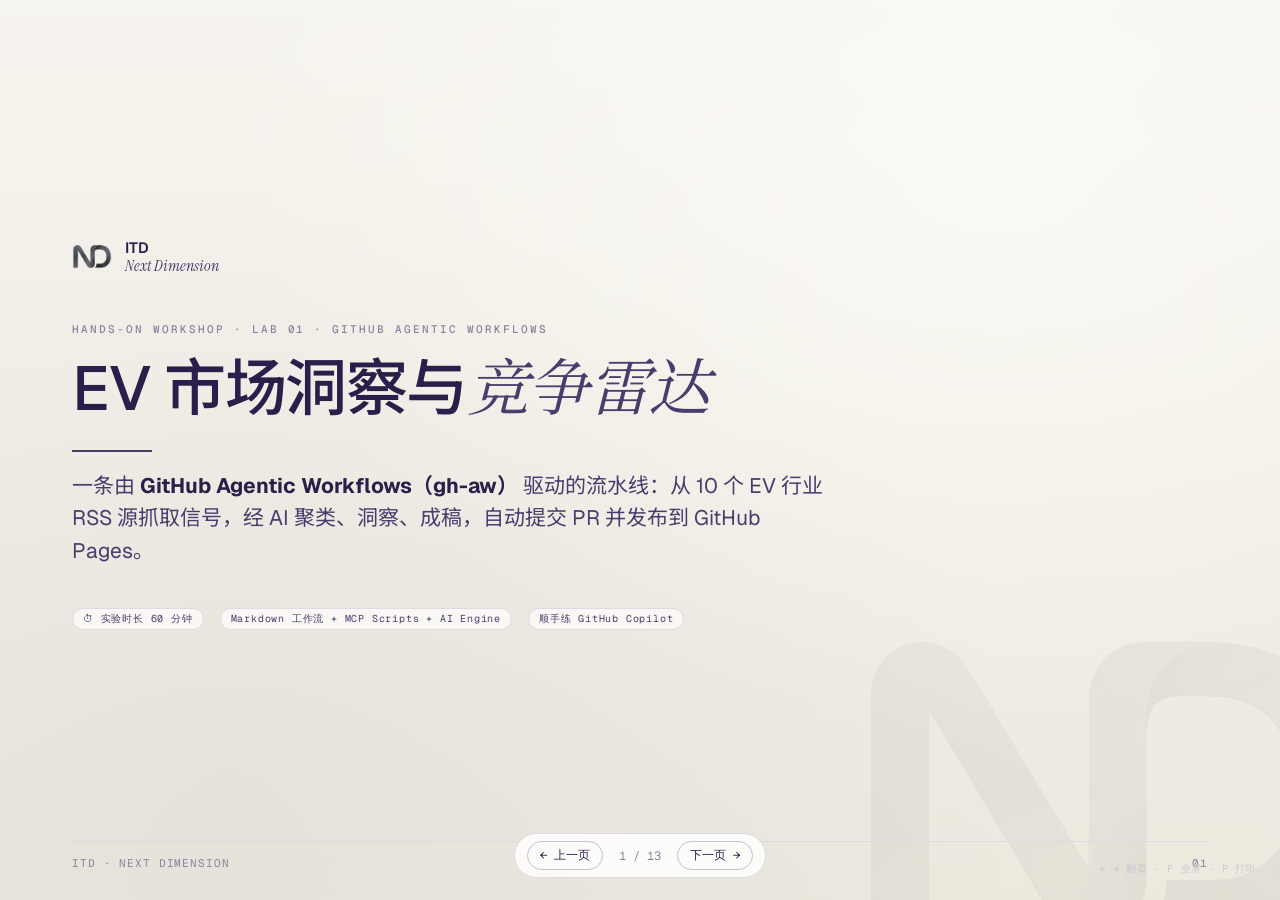
<file: Lab-01-Tech-Insights/Lab01-项目介绍.html>
<!DOCTYPE html>
<html lang="zh-CN">
<head>
<meta charset="UTF-8">
<meta name="viewport" content="width=device-width, initial-scale=1.0">
<title>Lab-01 项目介绍 · EV 市场洞察与竞争雷达 · ITD Next Dimension</title>
<style>
@import url('https://fonts.googleapis.com/css2?family=Geist:wght@300;400;500;600;700&family=Geist+Mono:wght@400;500;600&family=Instrument+Serif:ital@0;1&family=Noto+Sans+SC:wght@300;400;500;700;900&family=Noto+Serif+SC:wght@300;400;500;700&display=swap');

:root{
  --nd-font-sans:"Geist",-apple-system,BlinkMacSystemFont,"PingFang SC","Noto Sans SC",sans-serif;
  --nd-font-serif:"Instrument Serif","Noto Serif SC","Songti SC",serif;
  --nd-font-mono:"Geist Mono",ui-monospace,SFMono-Regular,Menlo,monospace;
  --nd-d-bg:#F4F2EC; --nd-d-bg-deep:#ECE9DF;
  --nd-d-surface:#FFFFFF; --nd-d-surface-2:#F9F8F4;
  --nd-d-border:#DFD9E4; --nd-d-border-2:#C5BCD0;
  --nd-d-ink:#2A1E4A; --nd-d-ink-2:#4A3D6E; --nd-d-ink-3:#8B82A0; --nd-d-ink-4:#C9C4D0;
  --nd-d-accent:#2A1E4A;
  --logo:url("[data-uri]");
}
*{box-sizing:border-box;}
html,body{margin:0;padding:0;}
body{
  font-family:var(--nd-font-sans);
  -webkit-font-smoothing:antialiased; text-rendering:optimizeLegibility;
  background:
    radial-gradient(ellipse at 78% 18%, rgba(255,254,250,0.6), transparent 55%),
    radial-gradient(ellipse at 18% 88%, rgba(42,30,74,0.04), transparent 55%),
    linear-gradient(180deg,#F6F4EE 0%,#ECE9DF 100%);
  background-attachment:fixed;
  color:var(--nd-d-ink);
  --bg:var(--nd-d-bg); --surface:var(--nd-d-surface); --surface-2:var(--nd-d-surface-2);
  --border:var(--nd-d-border); --border-2:var(--nd-d-border-2);
  --ink:var(--nd-d-ink); --ink-2:var(--nd-d-ink-2); --ink-3:var(--nd-d-ink-3); --ink-4:var(--nd-d-ink-4);
  --accent:var(--nd-d-accent);
}

/* ---------- Slide framework ---------- */
.deck{ }
.slide{
  min-height:100vh; width:100%;
  display:none; padding:64px 72px 88px;
  position:relative; overflow:hidden;
  animation:fade .4s ease;
}
.slide.active{ display:flex; flex-direction:column; }
@keyframes fade{ from{opacity:0; transform:translateY(8px);} to{opacity:1; transform:none;} }
@media print{ .slide{ display:flex !important; page-break-after:always; min-height:96vh; } .nav,.hint{display:none !important;} }

.shell{ max-width:1180px; margin:0 auto; width:100%; flex:1; display:flex; flex-direction:column; position:relative; z-index:2; }

/* ---------- Lockup ---------- */
.lockup{ display:inline-flex; align-items:center; gap:13px; }
.lockup .mark{ width:40px; height:30px; background:var(--logo) center/contain no-repeat; flex-shrink:0; }
.lockup .text{ display:flex; flex-direction:column; line-height:1; gap:3px; }
.lockup .wm{ font-weight:600; font-size:15px; letter-spacing:-0.01em; color:var(--ink); }
.lockup .wm-it{ font-family:var(--nd-font-serif); font-style:italic; font-size:16px; color:var(--ink-2); }

/* ---------- Type ---------- */
.eyebrow{ font-family:var(--nd-font-mono); font-size:11px; font-weight:500; letter-spacing:0.18em; text-transform:uppercase; color:var(--ink-3); }
.title{ font-weight:500; letter-spacing:-0.025em; line-height:1.04; color:var(--ink); margin:0; font-size:40px; }
.title .it{ font-family:var(--nd-font-serif); font-style:italic; font-weight:400; color:var(--ink-2); }
.display{ font-family:var(--nd-font-serif); font-style:italic; font-weight:400; letter-spacing:-0.022em; line-height:0.98; color:var(--ink); margin:0; }
.lead{ font-size:18px; line-height:1.55; color:var(--ink-2); margin:0; }
.rule{ width:56px; height:2px; background:var(--ink); border:0; margin:18px 0; opacity:0.85; }
.mono{ font-family:var(--nd-font-mono); }

/* ---------- Cards ---------- */
.card{ background:var(--surface); border:1px solid var(--border); border-radius:12px; padding:22px 24px; box-shadow:0 1px 0 rgba(255,255,255,0.8) inset,0 6px 22px rgba(42,30,74,0.07),0 1px 3px rgba(42,30,74,0.04); }
.card.flat{ box-shadow:none; }
.card.tight{ padding:16px 18px; }
.card h3{ margin:0 0 6px; font-size:16px; font-weight:600; color:var(--ink); letter-spacing:-0.01em; }
.card p{ margin:0; font-size:14px; line-height:1.55; color:var(--ink-2); }
.card .no{ font-family:var(--nd-font-mono); font-size:11px; letter-spacing:0.22em; color:var(--ink-3); display:block; margin-bottom:10px; }

.grid-2{ display:grid; grid-template-columns:1fr 1fr; gap:18px; }
.grid-3{ display:grid; grid-template-columns:1fr 1fr 1fr; gap:16px; }
.grid-4{ display:grid; grid-template-columns:repeat(4,1fr); gap:14px; }
.stack>*+*{ margin-top:16px; }

/* code chips */
code{ font-family:var(--nd-font-mono); font-size:0.88em; background:var(--surface-2); border:1px solid var(--border); border-radius:5px; padding:1px 6px; color:var(--accent); }
.kbd{ font-family:var(--nd-font-mono); font-size:11px; background:var(--surface-2); border:1px solid var(--border-2); border-radius:5px; padding:2px 7px; color:var(--ink); display:inline-block; }

/* ---------- Header strip per slide ---------- */
.s-head{ display:flex; align-items:flex-start; justify-content:space-between; margin-bottom:26px; }
.s-head .pgmark{ font-family:var(--nd-font-mono); font-size:11px; letter-spacing:0.1em; color:var(--ink-3); }

/* ---------- Footer / nav ---------- */
.s-foot{ position:absolute; left:72px; right:72px; bottom:30px; display:flex; justify-content:space-between; align-items:center; border-top:1px solid var(--border); padding-top:14px; font-family:var(--nd-font-mono); font-size:11px; letter-spacing:0.08em; color:var(--ink-3); z-index:2; }
.nav{ position:fixed; bottom:22px; left:50%; transform:translateX(-50%); display:flex; gap:10px; align-items:center; z-index:50; background:rgba(255,255,255,0.85); backdrop-filter:blur(8px); border:1px solid var(--border); border-radius:999px; padding:7px 12px; }
.nav button{ font-family:var(--nd-font-mono); font-size:12px; color:var(--ink); background:transparent; border:1px solid var(--border-2); border-radius:999px; padding:5px 12px; cursor:pointer; transition:.15s; }
.nav button:hover{ background:var(--surface-2); }
.nav .count{ font-family:var(--nd-font-mono); font-size:12px; color:var(--ink-3); min-width:54px; text-align:center; }
.hint{ position:fixed; bottom:24px; right:24px; font-family:var(--nd-font-mono); font-size:10px; letter-spacing:0.06em; color:var(--ink-4); z-index:40; }

.ghost{ position:absolute; background:var(--logo) center/contain no-repeat; pointer-events:none; opacity:0.06; z-index:1; }

/* ---------- Flow diagram ---------- */
.flow{ display:flex; flex-direction:column; gap:9px; }
.flow-row{ display:grid; grid-template-columns:128px 1fr; gap:16px; align-items:stretch; }
.flow-stage{ display:flex; align-items:center; justify-content:center; flex-direction:column; gap:3px; background:var(--surface-2); border:1px solid var(--border-2); border-radius:10px; padding:10px 8px; text-align:center; }
.flow-stage .st-no{ font-family:var(--nd-font-mono); font-size:10px; letter-spacing:0.1em; color:var(--ink-3); }
.flow-stage .st-nm{ font-size:13px; font-weight:600; color:var(--ink); }
.flow-body{ background:var(--surface); border:1px solid var(--border); border-radius:10px; padding:11px 16px; display:flex; align-items:center; gap:14px; }
.flow-body .tool{ font-family:var(--nd-font-mono); font-size:11.5px; color:var(--accent); }
.flow-body .arrow{ color:var(--ink-3); }
.flow-body .out{ font-family:var(--nd-font-mono); font-size:11.5px; color:var(--ink); background:var(--surface-2); border:1px solid var(--border); border-radius:5px; padding:2px 8px; }
.flow-body .desc{ font-size:13px; color:var(--ink-2); }
.flow-conn{ text-align:center; color:var(--ink-4); font-size:13px; line-height:0.6; margin-left:64px; }

/* ---------- File-relation diagram ---------- */
.fmap{ display:grid; grid-template-columns:1fr 1fr 1fr; gap:0; align-items:start; }
.fcol{ padding:0 14px; }
.fcol-title{ font-family:var(--nd-font-mono); font-size:10.5px; letter-spacing:0.14em; text-transform:uppercase; color:var(--ink-3); margin-bottom:12px; padding-bottom:8px; border-bottom:1px solid var(--border); }
.fbox{ background:var(--surface); border:1px solid var(--border); border-radius:9px; padding:10px 13px; margin-bottom:10px; }
.fbox.accentd{ border-color:var(--border-2); background:var(--surface-2); }
.fbox .fn{ font-family:var(--nd-font-mono); font-size:12px; color:var(--ink); }
.fbox .fd{ font-size:11.5px; color:var(--ink-3); margin-top:3px; line-height:1.4; }
.fcol-arrow{ position:relative; }

/* table */
.tbl{ width:100%; border-collapse:collapse; font-size:13px; }
.tbl th{ text-align:left; font-family:var(--nd-font-mono); font-size:10.5px; letter-spacing:0.12em; text-transform:uppercase; color:var(--ink-3); font-weight:500; padding:8px 12px; border-bottom:1px solid var(--border-2); }
.tbl td{ padding:9px 12px; border-bottom:1px solid var(--border); color:var(--ink-2); vertical-align:top; }
.tbl td:first-child{ font-family:var(--nd-font-mono); font-size:12px; color:var(--accent); white-space:nowrap; }
.tbl tr:last-child td{ border-bottom:0; }

/* tip card */
.tip{ background:var(--surface); border:1px solid var(--border); border-left:2px solid var(--border-2); border-radius:0 10px 10px 0; padding:14px 16px; }
.tip .th{ display:flex; align-items:center; gap:9px; margin-bottom:6px; }
.tip .tg{ font-family:var(--nd-font-mono); font-size:10px; letter-spacing:0.08em; color:var(--ink); background:var(--surface-2); border:1px solid var(--border-2); border-radius:5px; padding:2px 8px; }
.tip .tt{ font-size:13.5px; font-weight:600; color:var(--ink); }
.tip p{ margin:0; font-size:12.5px; line-height:1.5; color:var(--ink-2); }
.tip p .ask{ color:var(--accent); }

.pill{ display:inline-block; font-family:var(--nd-font-mono); font-size:10px; letter-spacing:0.08em; color:var(--ink-2); background:var(--surface-2); border:1px solid var(--border); border-radius:999px; padding:3px 10px; margin:0 6px 6px 0; }

.lead-list{ list-style:none; padding:0; margin:0; }
.lead-list li{ position:relative; padding-left:22px; margin-bottom:11px; font-size:15px; line-height:1.5; color:var(--ink-2); }
.lead-list li::before{ content:""; position:absolute; left:0; top:9px; width:8px; height:8px; border:1.5px solid var(--ink-3); border-radius:50%; }
.lead-list li b{ color:var(--ink); font-weight:600; }

.role-card{ background:var(--surface); border:1px solid var(--border); border-radius:11px; padding:18px 20px; }
.role-card .rno{ font-family:var(--nd-font-serif); font-style:italic; font-size:30px; color:var(--ink); line-height:1; }
.role-card .rt{ font-size:15px; font-weight:600; color:var(--ink); margin:8px 0 5px; }
.role-card .rd{ font-size:12.5px; line-height:1.5; color:var(--ink-2); }
.role-card .rk{ font-family:var(--nd-font-mono); font-size:10.5px; color:var(--ink-3); margin-top:8px; display:block; }
</style>
</head>
<body>
<div class="deck" id="deck">

<!-- ============ SLIDE 1 · COVER ============ -->
<section class="slide active">
  <div class="ghost" style="width:520px;height:390px;right:-90px;bottom:-90px;"></div>
  <div class="shell" style="justify-content:center;">
    <div class="lockup" style="margin-bottom:48px;">
      <div class="mark"></div>
      <div class="text"><span class="wm">ITD</span><span class="wm-it">Next Dimension</span></div>
    </div>
    <div class="eyebrow">HANDS-ON WORKSHOP · LAB 01 · GITHUB AGENTIC WORKFLOWS</div>
    <h1 class="title" style="font-size:62px; margin-top:20px;">EV 市场洞察与<span class="it">竞争雷达</span></h1>
    <hr class="rule" style="width:80px; margin-top:28px;">
    <p class="lead" style="max-width:760px; font-size:21px;">一条由 <b style="color:var(--ink);">GitHub Agentic Workflows（gh-aw）</b> 驱动的流水线：从 10 个 EV 行业 RSS 源抓取信号，经 AI 聚类、洞察、成稿，自动提交 PR 并发布到 GitHub Pages。</p>
    <div style="margin-top:40px; display:flex; gap:10px; flex-wrap:wrap;">
      <span class="pill">⏱ 实验时长 60 分钟</span>
      <span class="pill">Markdown 工作流 + MCP Scripts + AI Engine</span>
      <span class="pill">顺手练 GitHub Copilot</span>
    </div>
  </div>
  <div class="s-foot"><span>ITD · NEXT DIMENSION</span><span class="pg">01</span></div>
</section>

<!-- ============ SLIDE 2 · WHAT IS IT ============ -->
<section class="slide">
  <div class="shell">
    <div class="s-head"><div><div class="eyebrow">概览 · 这个项目是什么</div></div><div class="pgmark">02</div></div>
    <h2 class="title">一句话：让 AI 帮你<span class="it"> 每天读 10 个行业站，写一份洞察报告。</span></h2>
    <hr class="rule">
    <div class="grid-3" style="margin-top:8px;">
      <div class="card"><span class="no">输入</span><h3>10 个 EV RSS 源</h3><p>以中国新能源车市为主、兼顾全球 EV 媒体，每个源带 <code>signal_level</code>（S/A/B）权重影响排序。</p></div>
      <div class="card"><span class="no">处理</span><h3>AI 四阶段流水线</h3><p>抓取 → 热点聚类 → 洞察生成 → 报告成稿，每一步由 Copilot 引擎 + 确定性兜底双路径完成。</p></div>
      <div class="card"><span class="no">产出</span><h3>报告 + 自动 PR + 网页</h3><p>生成 Markdown 报告，经 safe-outputs 自动开 PR；合并后 GitHub Pages 自动发布在线版。</p></div>
    </div>
    <div class="card flat" style="margin-top:22px; background:var(--surface-2);">
      <p style="font-size:14px; color:var(--ink-2);"><b style="color:var(--ink);">💡 核心概念</b>　gh-aw 把「<b style="color:var(--ink);">Markdown + YAML frontmatter</b>」编译成标准 GitHub Actions 工作流。AI agent 在 Actions runner 里执行，调用你定义的工具（MCP Scripts）完成复杂任务 —— 你写的是<b style="color:var(--ink);">自然语言指令</b>，不是一行行代码。</p>
    </div>
  </div>
  <div class="s-foot"><span>概览</span><span class="pg">02</span></div>
</section>

<!-- ============ SLIDE 3 · BUILD STEPS OVERVIEW ============ -->
<section class="slide">
  <div class="shell">
    <div class="s-head"><div><div class="eyebrow">搭建步骤 · 总览</div></div><div class="pgmark">03</div></div>
    <h2 class="title">从零搭建，<span class="it">五个阶段。</span></h2>
    <hr class="rule">
    <div class="flow" style="margin-top:6px;">
      <div class="flow-row"><div class="flow-stage"><span class="st-no">LAB 0 · 10min</span><span class="st-nm">环境准备</span></div><div class="flow-body"><span class="desc">Fork 仓库 → Clone → 装 <code>gh</code> CLI → <code>gh auth login</code> → 装 <code>gh-aw</code> 扩展 → 验证版本</span></div></div>
      <div class="flow-conn">↓</div>
      <div class="flow-row"><div class="flow-stage"><span class="st-no">LAB 1 · 10min</span><span class="st-nm">理解结构</span></div><div class="flow-body"><span class="desc">读懂工作流定义 <code>tech-insight.md</code>、7 个 MCP Scripts、数据源 <code>rss_list.json</code>、前端目录</span></div></div>
      <div class="flow-conn">↓</div>
      <div class="flow-row"><div class="flow-stage"><span class="st-no">LAB 2 · 20min</span><span class="st-nm">配置 &amp; 运行</span></div><div class="flow-body"><span class="desc">开启 Actions → 配 <code>COPILOT_GITHUB_TOKEN</code> → <code>gh aw compile</code> → push → 触发工作流 → 合并 PR</span></div></div>
      <div class="flow-conn">↓</div>
      <div class="flow-row"><div class="flow-stage"><span class="st-no">LAB 3 · 10min</span><span class="st-nm">查看报告</span></div><div class="flow-body"><span class="desc">打开 <code>report.md</code> → 本地 <code>http.server</code> 预览前端 → 理解 Markdown→HTML 渲染流程</span></div></div>
      <div class="flow-conn">↓</div>
      <div class="flow-row"><div class="flow-stage"><span class="st-no">LAB 4 · 10min</span><span class="st-nm">定时 &amp; 上线</span></div><div class="flow-body"><span class="desc">加 <code>schedule</code> 定时触发 → 开启 GitHub Pages（Source 选 Actions）→ 访问在线报告</span></div></div>
    </div>
    <p class="mono" style="font-size:11px; color:var(--ink-3); margin-top:18px;">＊ 不想配 Token？仓库自带 <code>run_local_pipeline.py</code> 可零配置在本地走兜底路径验证整条工具链（见第 9 页）。</p>
  </div>
  <div class="s-foot"><span>搭建步骤 · 总览</span><span class="pg">03</span></div>
</section>

<!-- ============ SLIDE 4 · STEP DETAIL — ENV + TOKEN ============ -->
<section class="slide">
  <div class="shell">
    <div class="s-head"><div><div class="eyebrow">搭建步骤 · 详解 ①</div></div><div class="pgmark">04</div></div>
    <h2 class="title">环境准备 与 <span class="it">关键的认证配置。</span></h2>
    <hr class="rule">
    <div class="grid-2" style="margin-top:6px;">
      <div class="card stack">
        <span class="no">LAB 0 — 命令行准备</span>
        <p style="color:var(--ink-3); font-size:12px;">前置：GitHub 账号（需 Copilot 订阅）、Python 3.10+、VS Code</p>
        <div style="font-family:var(--nd-font-mono); font-size:12px; line-height:2; color:var(--ink-2);">
          <div><span style="color:var(--ink-3);">$</span> git clone https://github.com/&lt;你&gt;/github-sdk.git</div>
          <div><span style="color:var(--ink-3);">$</span> brew install gh <span style="color:var(--ink-3);"># macOS</span></div>
          <div><span style="color:var(--ink-3);">$</span> gh auth login <span style="color:var(--ink-3);"># GitHub.com → HTTPS</span></div>
          <div><span style="color:var(--ink-3);">$</span> gh extension install github/gh-aw</div>
          <div><span style="color:var(--ink-3);">$</span> gh aw --version <span style="color:var(--ink-3);"># 验证</span></div>
        </div>
      </div>
      <div class="card stack">
        <span class="no">LAB 2 — Copilot Token（最易错的一步）</span>
        <ol class="lead-list" style="font-size:13.5px;">
          <li>建 <b>Fine-grained PAT</b>（gh-aw 不支持 App / OAuth token）</li>
          <li>关键权限：<b>Account permissions → Copilot Requests = Read</b></li>
          <li>存为仓库 Secret：<code>COPILOT_GITHUB_TOKEN</code></li>
        </ol>
        <div class="card tight" style="background:rgba(190,140,20,0.10); border-color:var(--border-2);">
          <p style="font-size:12px; color:var(--ink-2);">⚠️ <b style="color:var(--ink);">最常见的坑</b>：把 Copilot Requests 错加到 <i>Repository</i> 权限的「Copilot agent settings」下，会导致运行时 <code>401 Authentication failed</code>。它在 <b style="color:var(--ink);">Account permissions</b> 下。</p>
        </div>
      </div>
    </div>
  </div>
  <div class="s-foot"><span>搭建步骤 · 详解 ①</span><span class="pg">04</span></div>
</section>

<!-- ============ SLIDE 5 · STEP DETAIL — COMPILE/RUN/SHIP ============ -->
<section class="slide">
  <div class="shell">
    <div class="s-head"><div><div class="eyebrow">搭建步骤 · 详解 ②</div></div><div class="pgmark">05</div></div>
    <h2 class="title">编译、运行、<span class="it">上线。</span></h2>
    <hr class="rule">
    <div class="grid-2" style="margin-top:6px;">
      <div class="stack">
        <div class="card tight"><span class="no">① 编译 gh-aw 工作流</span><p style="font-family:var(--nd-font-mono); font-size:12px; color:var(--ink-2); margin-top:6px;">gh aw compile .github/workflows/tech-insight.md</p><p style="font-size:11.5px; color:var(--ink-3); margin-top:5px;">生成同名 <code>tech-insight.lock.yml</code>（编译后的 Actions YAML）</p></div>
        <div class="card tight"><span class="no">② 推送编译结果</span><p style="font-family:var(--nd-font-mono); font-size:12px; color:var(--ink-2); margin-top:6px;">git add .github/workflows/ &amp;&amp; git commit -m "compile" &amp;&amp; git push</p></div>
        <div class="card tight"><span class="no">③ 手动触发</span><p style="font-size:13px; color:var(--ink-2); margin-top:6px;">Actions 标签页 → 选 <b style="color:var(--ink);">Tech Insight Workflow</b> → <b style="color:var(--ink);">Run workflow</b>；或 CLI <code>gh workflow run</code>。展开 <code>agent</code> job 看实时日志。</p></div>
      </div>
      <div class="stack">
        <div class="card tight" style="background:var(--surface-2);"><span class="no">④ 等待 · 约 15–20 分钟</span><p style="font-size:13px; color:var(--ink-2); margin-top:6px;">agent 步骤是 AI 干主要活的地方（约 10–15 min）。完成后通过 <b style="color:var(--ink);">safe-outputs 自动创建一个 PR</b>（标题以 <code>[tech-insight]</code> 开头）。</p></div>
        <div class="card tight"><span class="no">⑤ 合并 PR &amp; 拉取</span><p style="font-size:13px; color:var(--ink-2); margin-top:6px;">Review 后 Merge → <code>git pull</code> → 看到 <code>output/</code> 下的 raw_signals / hotspots / insights / report.md。</p></div>
        <div class="card tight"><span class="no">⑥ 定时 &amp; GitHub Pages</span><p style="font-size:13px; color:var(--ink-2); margin-top:6px;">frontmatter 加 <code>schedule</code> 定时；Settings → Pages → Source 选 <b style="color:var(--ink);">GitHub Actions</b>。<code>frontend/</code> 变更推到 main 即自动部署。</p></div>
      </div>
    </div>
  </div>
  <div class="s-foot"><span>搭建步骤 · 详解 ②</span><span class="pg">05</span></div>
</section>

<!-- ============ SLIDE 6 · ARCHITECTURE / DATA FLOW ============ -->
<section class="slide">
  <div class="shell">
    <div class="s-head"><div><div class="eyebrow">设计 · 数据流架构</div></div><div class="pgmark">06</div></div>
    <h2 class="title">数据怎么从 RSS <span class="it">流到一份报告。</span></h2>
    <hr class="rule">
    <div class="flow" style="margin-top:4px;">
      <div class="flow-row"><div class="flow-stage"><span class="st-no">阶段 1</span><span class="st-nm">信号抓取</span></div><div class="flow-body"><span class="tool">read_source_list · fetch_all_to_disk · load_articles</span><span class="arrow">→</span><span class="out">raw_signals.json</span></div></div>
      <div class="flow-conn">↓</div>
      <div class="flow-row"><div class="flow-stage"><span class="st-no">阶段 2</span><span class="st-nm">热点聚类</span></div><div class="flow-body"><span class="tool">LLM（Copilot）</span><span class="arrow">+</span><span class="tool">cluster_or_fallback</span><span class="arrow">→</span><span class="out">hotspots.json</span></div></div>
      <div class="flow-conn">↓</div>
      <div class="flow-row"><div class="flow-stage"><span class="st-no">阶段 3</span><span class="st-nm">洞察生成</span></div><div class="flow-body"><span class="tool">LLM（Copilot）</span><span class="arrow">+</span><span class="tool">insight_or_fallback</span><span class="arrow">→</span><span class="out">insights.json</span></div></div>
      <div class="flow-conn">↓</div>
      <div class="flow-row"><div class="flow-stage"><span class="st-no">阶段 4</span><span class="st-nm">报告生成</span></div><div class="flow-body"><span class="tool">LLM（Copilot）</span><span class="arrow">+</span><span class="tool">render_report_or_fallback</span><span class="arrow">→</span><span class="out">report.md</span></div></div>
      <div class="flow-conn">↓</div>
      <div class="flow-row"><div class="flow-stage" style="background:var(--surface); border-style:dashed;"><span class="st-no">交付</span><span class="st-nm">自动发布</span></div><div class="flow-body" style="background:var(--surface-2);"><span class="desc"><b style="color:var(--ink);">safe-outputs 创建 PR</b> → 合并 → <code>frontend/report.md</code> 变更触发 <b style="color:var(--ink);">deploy-pages</b> → GitHub Pages 在线查看</span></div></div>
    </div>
    <p style="font-size:12.5px; color:var(--ink-3); margin-top:16px;">每个阶段的中间产物<b style="color:var(--ink-2);">都会落盘</b>，便于排查；阶段 2/3/4 同时存在 <b style="color:var(--ink-2);">LLM 路径</b> 与 <b style="color:var(--ink-2);">确定性兜底（*_or_fallback）路径</b>。</p>
  </div>
  <div class="s-foot"><span>设计 · 数据流架构</span><span class="pg">06</span></div>
</section>

<!-- ============ SLIDE 7 · FILE RELATIONSHIP MAP ============ -->
<section class="slide">
  <div class="shell">
    <div class="s-head"><div><div class="eyebrow">设计 · 文件与代码关系</div></div><div class="pgmark">07</div></div>
    <h2 class="title">谁调用谁：<span class="it">文件关系图。</span></h2>
    <hr class="rule">
    <div class="fmap" style="margin-top:4px;">
      <div class="fcol">
        <div class="fcol-title">① 定义层 · 你编写</div>
        <div class="fbox accentd"><div class="fn">tech-insight.md</div><div class="fd">gh-aw 工作流：YAML frontmatter（触发/权限/工具/引擎/网络白名单）+ 中文自然语言指令（4 阶段）</div></div>
        <div class="fbox"><div class="fn">input/api/rss_list.json</div><div class="fd">10 个 EV RSS 源 + signal_level 权重</div></div>
        <div class="fcol-arrow mono" style="font-size:11px; color:var(--ink-3); text-align:right; padding-right:6px;">gh aw compile ↓</div>
      </div>
      <div class="fcol">
        <div class="fcol-title">② 执行层 · gh-aw 生成 / Actions 运行</div>
        <div class="fbox accentd"><div class="fn">tech-insight.lock.yml</div><div class="fd">编译产物：标准 GitHub Actions YAML，在 runner 中驱动 AI agent</div></div>
        <div class="fbox"><div class="fn">7 × MCP Scripts</div><div class="fd">薄包装：read_source_list / fetch_all_to_disk / load_articles / cluster·insight·render_or_fallback / write_text_file</div></div>
        <div class="fbox"><div class="fn">tech_insight_tools.py</div><div class="fd">核心逻辑（1160 行）：解析、抓取、聚类打分、兜底算法 —— 所有脚本最终都调它</div></div>
        <div class="fcol-arrow mono" style="font-size:11px; color:var(--ink-3); text-align:right; padding-right:6px;">落盘 ↓ &nbsp; safe-outputs PR ↓</div>
      </div>
      <div class="fcol">
        <div class="fcol-title">③ 产出 &amp; 展示层</div>
        <div class="fbox"><div class="fn">output/*.json + report.md</div><div class="fd">raw_signals / clusters / insights / report —— 运行时产物（.gitignore 忽略）</div></div>
        <div class="fbox accentd"><div class="fn">frontend/report.md</div><div class="fd">报告副本，前端展示用</div></div>
        <div class="fbox"><div class="fn">frontend/index.html + main.js</div><div class="fd">fetch() 读 report.md → marked.js 转 HTML → DOMPurify 清洗 → styles.css 着色</div></div>
        <div class="fbox"><div class="fn">.github/workflows/deploy-pages.yml</div><div class="fd">frontend/ 变更 → 自动部署 Pages</div></div>
      </div>
    </div>
    <p style="font-size:12px; color:var(--ink-3); margin-top:14px; text-align:center;">旁路 · 本地诊断：<code>run_local_pipeline.py</code> 直接 import <code>tech_insight_tools.py</code>，对阶段 2/3/4 传空串触发兜底，零配置跑通整链。</p>
  </div>
  <div class="s-foot"><span>设计 · 文件与代码关系</span><span class="pg">07</span></div>
</section>

<!-- ============ SLIDE 8 · MCP SCRIPTS TABLE ============ -->
<section class="slide">
  <div class="shell">
    <div class="s-head"><div><div class="eyebrow">设计 · 7 个 MCP Scripts</div></div><div class="pgmark">08</div></div>
    <h2 class="title">AI 能调用的<span class="it"> 七件工具。</span></h2>
    <hr class="rule">
    <table class="tbl" style="margin-top:4px;">
      <thead><tr><th style="width:280px;">脚本</th><th>功能</th><th style="width:120px;">所属阶段</th></tr></thead>
      <tbody>
        <tr><td>tech_read_source_list.py</td><td>读取并确认 RSS 源列表配置可用</td><td>阶段 1</td></tr>
        <tr><td>tech_fetch_all_to_disk.py</td><td>并行抓取所有源内容，落盘到 signals 目录</td><td>阶段 1</td></tr>
        <tr><td>tech_load_articles_from_disk.py</td><td>加载并按时间窗过滤有效文章，生成原始信号</td><td>阶段 1</td></tr>
        <tr><td>tech_cluster_or_fallback.py</td><td>校验 LLM 聚类结果；失败则用确定性算法兜底</td><td>阶段 2</td></tr>
        <tr><td>tech_insight_or_fallback.py</td><td>校验 LLM 洞察结果；失败则兜底生成</td><td>阶段 3</td></tr>
        <tr><td>tech_render_report_or_fallback.py</td><td>校验 LLM 报告草稿；失败则渲染确定性 Markdown</td><td>阶段 4</td></tr>
        <tr><td>write_text_file.py</td><td>通用文件写入工具</td><td>通用</td></tr>
      </tbody>
    </table>
    <div class="card flat" style="margin-top:18px; background:var(--surface-2);"><p style="font-size:13px; color:var(--ink-2);">这些 <code>.py</code> 都是<b style="color:var(--ink);">薄包装（约 29 行）</b>：从 stdin 读 JSON 入参，转调 <code>tech_insight_tools.py</code> 里的同名函数。真正的解析、抓取、打分、兜底逻辑全在那 1160 行的核心模块里。</p></div>
  </div>
  <div class="s-foot"><span>设计 · 7 个 MCP Scripts</span><span class="pg">08</span></div>
</section>

<!-- ============ SLIDE 9 · KEY DESIGN IDEAS ============ -->
<section class="slide">
  <div class="shell">
    <div class="s-head"><div><div class="eyebrow">设计 · 三个值得记住的点</div></div><div class="pgmark">09</div></div>
    <h2 class="title">这个项目<span class="it"> 聪明在哪。</span></h2>
    <hr class="rule">
    <div class="grid-3" style="margin-top:6px;">
      <div class="card stack"><span class="no">设计 01</span><h3>LLM + 兜底 双路径</h3><p>阶段 2/3/4 每步都有 <code>*_or_fallback</code>：AI 给草稿，工具校验；AI 失灵就走确定性启发式。<b style="color:var(--ink);">结果永远有，质量再分高低。</b></p></div>
      <div class="card stack"><span class="no">设计 02</span><h3>safe-outputs 写回</h3><p>工作流权限只有 <code>contents: read</code>。AI 不直接 push，而是通过 <b style="color:var(--ink);">safe-outputs 机制自动开 PR</b> —— 人来审、人来合，安全可控。</p></div>
      <div class="card stack"><span class="no">设计 03</span><h3>本地诊断驱动</h3><p><code>run_local_pipeline.py</code> 对 LLM 步骤传空串、强制走兜底，<b style="color:var(--ink);">零 Token、零 Actions</b> 即可在本地验证整条 Python 工具链与数据流。</p></div>
    </div>
    <div class="card flat" style="margin-top:20px; background:var(--surface-2);"><p style="font-size:13px; color:var(--ink-2);">⚠️ <b style="color:var(--ink);">本地 vs Actions 的区别</b>：本地走 fallback、无 LLM 参与，报告是确定性版本，<b style="color:var(--ink);">质量不等于</b> Actions 中 Copilot 真实生成的报告。本地用于快速验证工具链；要真实 AI 洞察仍需走 Actions。另：<code>output/</code> 在 .gitignore 中，<code>git pull</code> 默认拉不到。</p></div>
  </div>
  <div class="s-foot"><span>设计 · 三个值得记住的点</span><span class="pg">09</span></div>
</section>

<!-- ============ SLIDE 10 · COPILOT — 3 ROLES ============ -->
<section class="slide">
  <div class="shell">
    <div class="s-head"><div><div class="eyebrow">GitHub Copilot · 在本项目中的角色</div></div><div class="pgmark">10</div></div>
    <h2 class="title">Copilot 不只是补全 —— <span class="it">它有三种身份。</span></h2>
    <hr class="rule">
    <div class="grid-3" style="margin-top:8px;">
      <div class="role-card"><div class="rno">i.</div><div class="rt">工作流引擎</div><div class="rd">作为 gh-aw 的 <code>engine: copilot</code>，在 Actions runner 里读你的中文指令、调 MCP Scripts，完成聚类/洞察/成稿。</div><span class="rk">→ 项目的 AI 大脑</span></div>
      <div class="role-card"><div class="rno">ii.</div><div class="rt">IDE 编程副驾</div><div class="rd">VS Code 里的 Chat / Inline Chat / Ghost Text / Edit / Agent 模式，帮你读代码、改代码、写测试、查报错。</div><span class="rk">→ 搭建时的助手</span></div>
      <div class="role-card"><div class="rno">iii.</div><div class="rt">终端命令助手</div><div class="rd">Copilot CLI：<code>ghcs</code> 建议命令、<code>ghce</code> 解释命令，记不住命令、看不懂参数时直接问。</div><span class="rk">→ 命令行的拐杖</span></div>
    </div>
    <div class="card flat" style="margin-top:22px; background:rgba(190,140,20,0.10); border-color:var(--border-2);"><p style="font-size:13px; color:var(--ink-2);">🛡 <b style="color:var(--ink);">安全底线</b>：Copilot 会犯错，也可能生成不安全或不合规的代码。务必① 审阅每个建议；② 用测试验证；③ 不盲目接受；④ 关注第三方许可证。把它当副驾，方向盘始终在你手里。</p></div>
  </div>
  <div class="s-foot"><span>GitHub Copilot · 三种角色</span><span class="pg">10</span></div>
</section>

<!-- ============ SLIDE 11 · COPILOT TIPS — UNDERSTAND & WRITE ============ -->
<section class="slide">
  <div class="shell">
    <div class="s-head"><div><div class="eyebrow">Copilot Tips ① · 读懂项目 &amp; 写代码</div></div><div class="pgmark">11</div></div>
    <h2 class="title">搭建过程中，<span class="it">顺手练到的功能（上）。</span></h2>
    <hr class="rule">
    <div class="grid-2" style="margin-top:4px; gap:14px;">
      <div class="tip"><div class="th"><span class="tg">@workspace</span><span class="tt">读懂整个项目</span></div><p>开工前问「<span class="ask">@workspace 这个 Lab 的数据从 RSS 一路流到 report.md 经过哪些阶段、分别由哪些函数负责？</span>」→ 建立全局认识。</p></div>
      <div class="tip"><div class="th"><span class="tg">/explain</span><span class="tt">逐行讲解</span></div><p>选中 <code>_fallback_cluster</code>，Inline Chat（<span class="kbd">Ctrl/Cmd+I</span>）输入 <span class="ask">/explain</span> → 逐段讲解聚类阈值与打分逻辑。</p></div>
      <div class="tip"><div class="th"><span class="tg">Ghost Text</span><span class="tt">补全</span></div><p>反向练补全：敲一行签名 <code>def parse_feed(xml: str) -> list[dict]:</code> 停顿，让 Ghost Text 补出实现，<span class="kbd">Tab</span> 接受。</p></div>
      <div class="tip"><div class="th"><span class="tg">/tests</span><span class="tt">生成测试</span></div><p>选中 <code>_derive_tracks</code> → <span class="ask">/tests</span> → 生成 pytest 用例。<b style="color:var(--ink);">记得人工核对断言。</b></p></div>
      <div class="tip"><div class="th"><span class="tg">Inline Chat</span><span class="tt">就地改代码</span></div><p>选中 <code>styles.css</code> 配色变量，Inline Chat 说「<span class="ask">把主色换成深蓝、正文行距加大</span>」→ 原处给出改动，确认即应用。</p></div>
      <div class="tip"><div class="th"><span class="tg">Ask 模式</span><span class="tt">问规范</span></div><p>不确定权限填哪？问「<span class="ask">fine-grained PAT 给 gh-aw 配哪些权限？Copilot Requests 在 Account 还是 Repository 下？</span>」→ 避开 401。</p></div>
    </div>
  </div>
  <div class="s-foot"><span>Copilot Tips ① · 读懂 &amp; 写</span><span class="pg">11</span></div>
</section>

<!-- ============ SLIDE 12 · COPILOT TIPS — DEBUG & SHIP ============ -->
<section class="slide">
  <div class="shell">
    <div class="s-head"><div><div class="eyebrow">Copilot Tips ② · 排错 &amp; 交付</div></div><div class="pgmark">12</div></div>
    <h2 class="title">搭建过程中，<span class="it">顺手练到的功能（下）。</span></h2>
    <hr class="rule">
    <div class="grid-2" style="margin-top:4px; gap:14px;">
      <div class="tip"><div class="th"><span class="tg">ghcs / ghce</span><span class="tt">终端 Copilot CLI</span></div><p>命令记不住：<code>ghcs "在 macOS 用 Homebrew 装 gh"</code>（suggest）；看不懂命令：<code>ghce "git push -f"</code>（explain）—— 破坏性操作尤其先 explain。</p></div>
      <div class="tip"><div class="th"><span class="tg">/fix</span><span class="tt">修编译/运行报错</span></div><p><code>gh aw compile</code> 报错就把整段报错贴进 Chat 加 <span class="ask">/fix</span> → 通常定位 frontmatter 缩进 / 缺字段并给修订。</p></div>
      <div class="tip"><div class="th"><span class="tg">@terminal</span><span class="tt">排终端错</span></div><p>装包或 <code>gh auth login</code> 报错，把输出贴进 Chat 问「<span class="ask">@terminal 这个报错怎么解决？</span>」→ 指出缺依赖 / 网络 / 权限原因。</p></div>
      <div class="tip"><div class="th"><span class="tg">#file / #selection</span><span class="tt">精确上下文</span></div><p>本地报错给精确上下文：「<span class="ask">#file:requirements.txt feedparser 装了为什么还解析不出来？</span>」或选中报错行问 <span class="ask">#selection 这段为什么抛异常？</span></p></div>
      <div class="tip"><div class="th"><span class="tg">@github</span><span class="tt">看 PR</span></div><p>Review safe-outputs 自动开的 PR 时问「<span class="ask">@github 总结这个 PR 改了什么、有没有风险点？</span>」→ 概括 diff，更快决定是否 Merge。</p></div>
      <div class="tip"><div class="th"><span class="tg">Chat 生成配置</span><span class="tt">不会写 cron</span></div><p>问「<span class="ask">北京时间每天早 9 点对应的 GitHub Actions cron（UTC）？</span>」→ 给 <code>0 1 * * *</code> 并解释 UTC+8 换算。</p></div>
    </div>
    <p class="mono" style="font-size:10.5px; color:var(--ink-4); margin-top:14px;">快捷键：Inline Chat <span class="kbd">Win Ctrl+I / mac Cmd+I</span>　Chat <span class="kbd">Win Ctrl+Alt+I / mac Ctrl+Cmd+I</span>　Agent <span class="kbd">Win Ctrl+Shift+I / mac Shift+Cmd+I</span></p>
  </div>
  <div class="s-foot"><span>Copilot Tips ② · 排错 &amp; 交付</span><span class="pg">12</span></div>
</section>

<!-- ============ SLIDE 13 · SUMMARY ============ -->
<section class="slide">
  <div class="shell" style="justify-content:center;">
    <div class="ghost" style="width:460px;height:345px;left:-80px;top:-60px;"></div>
    <div class="eyebrow">总结 · 你介绍完后，对方应该记住</div>
    <h2 class="display" style="font-size:46px; margin-top:18px;">三句话<br>讲清 Lab 01。</h2>
    <div class="grid-3" style="margin-top:34px;">
      <div class="card stack"><div class="rno" style="font-family:var(--nd-font-serif); font-style:italic; font-size:28px; color:var(--ink);">01</div><h3 style="margin-top:6px;">是什么</h3><p>gh-aw = Markdown 工作流 + MCP Scripts + AI 引擎，把自然语言指令编译成 GitHub Actions，让 AI 自动产出 EV 洞察报告。</p></div>
      <div class="card stack"><div class="rno" style="font-family:var(--nd-font-serif); font-style:italic; font-size:28px; color:var(--ink);">02</div><h3 style="margin-top:6px;">怎么搭</h3><p>环境准备 → 理解结构 → 配 Token → 编译运行 → 合并 PR → 定时 &amp; Pages，五段 60 分钟跑通。</p></div>
      <div class="card stack"><div class="rno" style="font-family:var(--nd-font-serif); font-style:italic; font-size:28px; color:var(--ink);">03</div><h3 style="margin-top:6px;">学到啥</h3><p>边搭边把 Copilot 的 CLI / Chat / Inline / Ghost Text / @workspace / /fix 等日常用法练了一遍。</p></div>
    </div>
    <p class="lead" style="margin-top:34px; font-size:15px; color:var(--ink-3);">延伸：切换引擎 <code>engine: claude</code>　·　safe-outputs 自动开 Issue　·　gh-aw 官方文档 github.github.com/gh-aw</p>
    <div class="lockup" style="margin-top:40px;"><div class="mark"></div><div class="text"><span class="wm">ITD</span><span class="wm-it">Next Dimension</span></div></div>
  </div>
  <div class="s-foot"><span>GitHub SDK Workshop · Lab 01</span><span class="pg">13</span></div>
</section>

</div>

<!-- ---------- Nav ---------- -->
<div class="nav">
  <button id="prev">← 上一页</button>
  <span class="count" id="count">1 / 13</span>
  <button id="next">下一页 →</button>
</div>
<div class="hint">← → 翻页 · F 全屏 · P 打印</div>

<script>
const slides=[...document.querySelectorAll('.slide')];
let i=0;
function show(n){ i=Math.max(0,Math.min(slides.length-1,n)); slides.forEach((s,k)=>s.classList.toggle('active',k===i)); document.getElementById('count').textContent=(i+1)+' / '+slides.length; window.scrollTo(0,0); }
document.getElementById('prev').onclick=()=>show(i-1);
document.getElementById('next').onclick=()=>show(i+1);
document.addEventListener('keydown',e=>{
  if(e.key==='ArrowRight'||e.key===' '||e.key==='PageDown'){show(i+1);e.preventDefault();}
  else if(e.key==='ArrowLeft'||e.key==='PageUp'){show(i-1);e.preventDefault();}
  else if(e.key==='Home'){show(0);}
  else if(e.key==='End'){show(slides.length-1);}
  else if(e.key.toLowerCase()==='f'){ if(!document.fullscreenElement)document.documentElement.requestFullscreen(); else document.exitFullscreen(); }
});
show(0);
</script>
</body>
</html>
</file>
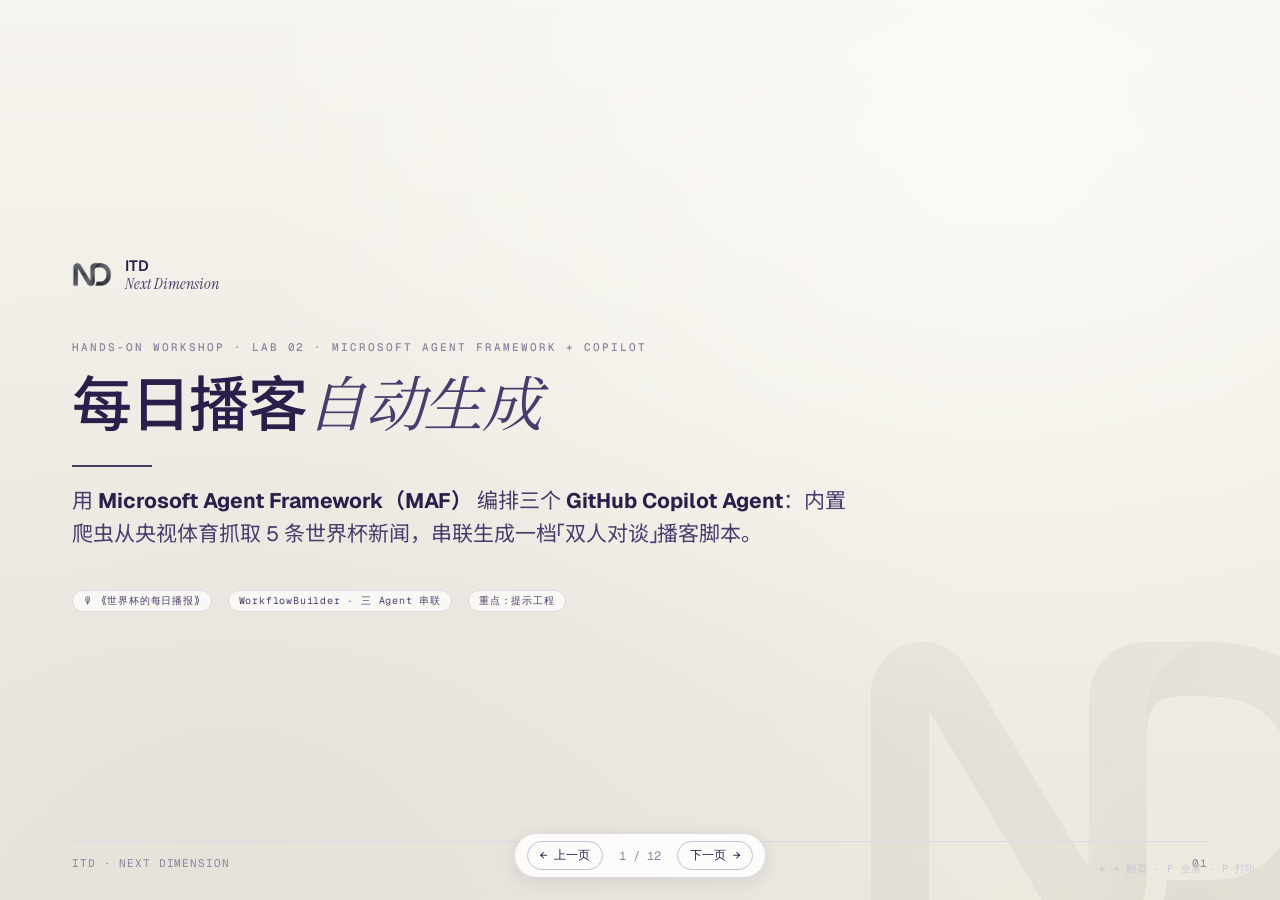
<file: Lab-02-Podcast/Lab02-项目介绍.html>
<!DOCTYPE html>
<html lang="zh-CN">
<head>
<meta charset="UTF-8">
<meta name="viewport" content="width=device-width, initial-scale=1.0">
<title>Lab-02 项目介绍 · 每日播客生成（MAF + Copilot）· ITD Next Dimension</title>
<style>
@import url('https://fonts.googleapis.com/css2?family=Geist:wght@300;400;500;600;700&family=Geist+Mono:wght@400;500;600&family=Instrument+Serif:ital@0;1&family=Noto+Sans+SC:wght@300;400;500;700;900&family=Noto+Serif+SC:wght@300;400;500;700&display=swap');

:root{
  --nd-font-sans:"Geist",-apple-system,BlinkMacSystemFont,"PingFang SC","Noto Sans SC",sans-serif;
  --nd-font-serif:"Instrument Serif","Noto Serif SC","Songti SC",serif;
  --nd-font-mono:"Geist Mono",ui-monospace,SFMono-Regular,Menlo,monospace;
  --nd-l-bg:#F4F2EC; --nd-l-bg-deep:#ECE9DF;
  --nd-l-surface:#FFFFFF; --nd-l-surface-2:#F9F8F4;
  --nd-l-border:#DFD9E4; --nd-l-border-2:#C5BCD0;
  --nd-l-ink:#2A1E4A; --nd-l-ink-2:#4A3D6E; --nd-l-ink-3:#8B82A0; --nd-l-ink-4:#C9C4D0;
  --nd-l-accent:#2A1E4A;
  --logo:url("[data-uri]");
}
*{box-sizing:border-box;}
html,body{margin:0;padding:0;}
body{
  font-family:var(--nd-font-sans);
  -webkit-font-smoothing:antialiased; text-rendering:optimizeLegibility;
  background:
    radial-gradient(ellipse at 78% 18%, rgba(255,254,250,0.6), transparent 55%),
    radial-gradient(ellipse at 18% 88%, rgba(42,30,74,0.04), transparent 55%),
    linear-gradient(180deg,#F6F4EE 0%,#ECE9DF 100%);
  background-attachment:fixed;
  color:var(--nd-l-ink);
  --bg:var(--nd-l-bg); --surface:var(--nd-l-surface); --surface-2:var(--nd-l-surface-2);
  --border:var(--nd-l-border); --border-2:var(--nd-l-border-2);
  --ink:var(--nd-l-ink); --ink-2:var(--nd-l-ink-2); --ink-3:var(--nd-l-ink-3); --ink-4:var(--nd-l-ink-4);
  --accent:var(--nd-l-accent);
}

/* ---------- Slide framework ---------- */
.slide{
  min-height:100vh; width:100%;
  display:none; padding:64px 72px 88px;
  position:relative; overflow:hidden;
  animation:fade .4s ease;
}
.slide.active{ display:flex; flex-direction:column; }
@keyframes fade{ from{opacity:0; transform:translateY(8px);} to{opacity:1; transform:none;} }
@media print{ .slide{ display:flex !important; page-break-after:always; min-height:96vh; } .nav,.hint{display:none !important;} }

.shell{ max-width:1180px; margin:0 auto; width:100%; flex:1; display:flex; flex-direction:column; position:relative; z-index:2; }

/* ---------- Lockup ---------- */
.lockup{ display:inline-flex; align-items:center; gap:13px; }
.lockup .mark{ width:40px; height:30px; background:var(--logo) center/contain no-repeat; flex-shrink:0; }
.lockup .text{ display:flex; flex-direction:column; line-height:1; gap:3px; }
.lockup .wm{ font-weight:600; font-size:15px; letter-spacing:-0.01em; color:var(--ink); }
.lockup .wm-it{ font-family:var(--nd-font-serif); font-style:italic; font-size:16px; color:var(--ink-2); }

/* ---------- Type ---------- */
.eyebrow{ font-family:var(--nd-font-mono); font-size:11px; font-weight:500; letter-spacing:0.18em; text-transform:uppercase; color:var(--ink-3); }
.title{ font-weight:500; letter-spacing:-0.025em; line-height:1.04; color:var(--ink); margin:0; font-size:40px; }
.title .it{ font-family:var(--nd-font-serif); font-style:italic; font-weight:400; color:var(--ink-2); }
.display{ font-family:var(--nd-font-serif); font-style:italic; font-weight:400; letter-spacing:-0.022em; line-height:0.98; color:var(--ink); margin:0; }
.lead{ font-size:18px; line-height:1.55; color:var(--ink-2); margin:0; }
.rule{ width:56px; height:2px; background:var(--ink); border:0; margin:18px 0; opacity:0.85; }
.mono{ font-family:var(--nd-font-mono); }

/* ---------- Cards ---------- */
.card{ background:var(--surface); border:1px solid var(--border); border-radius:12px; padding:22px 24px; box-shadow:0 1px 0 rgba(255,255,255,0.8) inset,0 6px 22px rgba(42,30,74,0.07),0 1px 3px rgba(42,30,74,0.04); }
.card.flat{ box-shadow:none; }
.card.tight{ padding:16px 18px; }
.card h3{ margin:0 0 6px; font-size:16px; font-weight:600; color:var(--ink); letter-spacing:-0.01em; }
.card p{ margin:0; font-size:14px; line-height:1.55; color:var(--ink-2); }
.card .no{ font-family:var(--nd-font-mono); font-size:11px; letter-spacing:0.22em; color:var(--ink-3); display:block; margin-bottom:10px; }

.grid-2{ display:grid; grid-template-columns:1fr 1fr; gap:18px; }
.grid-3{ display:grid; grid-template-columns:1fr 1fr 1fr; gap:16px; }
.grid-4{ display:grid; grid-template-columns:repeat(4,1fr); gap:14px; }
.stack>*+*{ margin-top:16px; }

code{ font-family:var(--nd-font-mono); font-size:0.88em; background:var(--surface-2); border:1px solid var(--border); border-radius:5px; padding:1px 6px; color:var(--accent); }
.kbd{ font-family:var(--nd-font-mono); font-size:11px; background:var(--surface-2); border:1px solid var(--border-2); border-radius:5px; padding:2px 7px; color:var(--ink); display:inline-block; }

.s-head{ display:flex; align-items:flex-start; justify-content:space-between; margin-bottom:26px; }
.s-head .pgmark{ font-family:var(--nd-font-mono); font-size:11px; letter-spacing:0.1em; color:var(--ink-3); }

.s-foot{ position:absolute; left:72px; right:72px; bottom:30px; display:flex; justify-content:space-between; align-items:center; border-top:1px solid var(--border); padding-top:14px; font-family:var(--nd-font-mono); font-size:11px; letter-spacing:0.08em; color:var(--ink-3); z-index:2; }
.nav{ position:fixed; bottom:22px; left:50%; transform:translateX(-50%); display:flex; gap:10px; align-items:center; z-index:50; background:rgba(255,255,255,0.85); backdrop-filter:blur(8px); border:1px solid var(--border); border-radius:999px; padding:7px 12px; box-shadow:0 4px 18px rgba(42,30,74,0.10); }
.nav button{ font-family:var(--nd-font-mono); font-size:12px; color:var(--ink); background:transparent; border:1px solid var(--border-2); border-radius:999px; padding:5px 12px; cursor:pointer; transition:.15s; }
.nav button:hover{ background:var(--surface-2); }
.nav .count{ font-family:var(--nd-font-mono); font-size:12px; color:var(--ink-3); min-width:54px; text-align:center; }
.hint{ position:fixed; bottom:24px; right:24px; font-family:var(--nd-font-mono); font-size:10px; letter-spacing:0.06em; color:var(--ink-4); z-index:40; }

.ghost{ position:absolute; background:var(--logo) center/contain no-repeat; pointer-events:none; opacity:0.06; z-index:1; }

/* ---------- Flow diagram ---------- */
.flow{ display:flex; flex-direction:column; gap:9px; }
.flow-row{ display:grid; grid-template-columns:148px 1fr; gap:16px; align-items:stretch; }
.flow-stage{ display:flex; align-items:center; justify-content:center; flex-direction:column; gap:3px; background:var(--surface-2); border:1px solid var(--border-2); border-radius:10px; padding:10px 8px; text-align:center; }
.flow-stage .st-no{ font-family:var(--nd-font-mono); font-size:10px; letter-spacing:0.1em; color:var(--ink-3); }
.flow-stage .st-nm{ font-size:13px; font-weight:600; color:var(--ink); }
.flow-body{ background:var(--surface); border:1px solid var(--border); border-radius:10px; padding:11px 16px; display:flex; align-items:center; gap:14px; flex-wrap:wrap; }
.flow-body .tool{ font-family:var(--nd-font-mono); font-size:11.5px; color:var(--accent); }
.flow-body .arrow{ color:var(--ink-3); }
.flow-body .out{ font-family:var(--nd-font-mono); font-size:11.5px; color:var(--ink); background:var(--surface-2); border:1px solid var(--border); border-radius:5px; padding:2px 8px; }
.flow-body .desc{ font-size:13px; color:var(--ink-2); }
.flow-conn{ text-align:center; color:var(--ink-4); font-size:13px; line-height:0.6; margin-left:74px; }

/* ---------- File-relation diagram ---------- */
.fmap{ display:grid; grid-template-columns:1fr 1fr 1fr; gap:0; align-items:start; }
.fcol{ padding:0 14px; }
.fcol-title{ font-family:var(--nd-font-mono); font-size:10.5px; letter-spacing:0.14em; text-transform:uppercase; color:var(--ink-3); margin-bottom:12px; padding-bottom:8px; border-bottom:1px solid var(--border); }
.fbox{ background:var(--surface); border:1px solid var(--border); border-radius:9px; padding:10px 13px; margin-bottom:10px; box-shadow:0 2px 8px rgba(42,30,74,0.04); }
.fbox.accentd{ border-color:var(--border-2); background:var(--surface-2); }
.fbox .fn{ font-family:var(--nd-font-mono); font-size:12px; color:var(--ink); }
.fbox .fd{ font-size:11.5px; color:var(--ink-3); margin-top:3px; line-height:1.4; }

.tbl{ width:100%; border-collapse:collapse; font-size:13px; }
.tbl th{ text-align:left; font-family:var(--nd-font-mono); font-size:10.5px; letter-spacing:0.12em; text-transform:uppercase; color:var(--ink-3); font-weight:500; padding:8px 12px; border-bottom:1px solid var(--border-2); }
.tbl td{ padding:9px 12px; border-bottom:1px solid var(--border); color:var(--ink-2); vertical-align:top; }
.tbl td:first-child{ font-family:var(--nd-font-mono); font-size:12px; color:var(--accent); white-space:nowrap; }
.tbl tr:last-child td{ border-bottom:0; }

.tip{ background:var(--surface); border:1px solid var(--border); border-left:2px solid var(--border-2); border-radius:0 10px 10px 0; padding:14px 16px; box-shadow:0 2px 10px rgba(42,30,74,0.05); }
.tip .th{ display:flex; align-items:center; gap:9px; margin-bottom:6px; }
.tip .tg{ font-family:var(--nd-font-mono); font-size:10px; letter-spacing:0.08em; color:var(--ink); background:var(--surface-2); border:1px solid var(--border-2); border-radius:5px; padding:2px 8px; }
.tip .tt{ font-size:13.5px; font-weight:600; color:var(--ink); }
.tip p{ margin:0; font-size:12.5px; line-height:1.5; color:var(--ink-2); }
.tip p .ask{ color:var(--accent); font-weight:500; }

.pill{ display:inline-block; font-family:var(--nd-font-mono); font-size:10px; letter-spacing:0.08em; color:var(--ink-2); background:var(--surface-2); border:1px solid var(--border); border-radius:999px; padding:3px 10px; margin:0 6px 6px 0; }

.lead-list{ list-style:none; padding:0; margin:0; }
.lead-list li{ position:relative; padding-left:22px; margin-bottom:11px; font-size:15px; line-height:1.5; color:var(--ink-2); }
.lead-list li::before{ content:""; position:absolute; left:0; top:9px; width:8px; height:8px; border:1.5px solid var(--ink-3); border-radius:50%; }
.lead-list li b{ color:var(--ink); font-weight:600; }

.role-card{ background:var(--surface); border:1px solid var(--border); border-radius:11px; padding:18px 20px; box-shadow:0 4px 16px rgba(42,30,74,0.05); }
.role-card .rno{ font-family:var(--nd-font-serif); font-style:italic; font-size:30px; color:var(--ink); line-height:1; }
.role-card .rt{ font-size:15px; font-weight:600; color:var(--ink); margin:8px 0 5px; }
.role-card .rd{ font-size:12.5px; line-height:1.5; color:var(--ink-2); }
.role-card .rk{ font-family:var(--nd-font-mono); font-size:10.5px; color:var(--ink-3); margin-top:8px; display:block; }

/* agent persona cards */
.persona{ background:var(--surface); border:1px solid var(--border); border-radius:11px; padding:16px 18px; box-shadow:0 3px 12px rgba(42,30,74,0.05); }
.persona .pn{ font-family:var(--nd-font-mono); font-size:11px; color:var(--ink-3); letter-spacing:0.06em; }
.persona .pt{ font-size:15px; font-weight:600; color:var(--ink); margin:5px 0 7px; }
.persona .pd{ font-size:12.5px; line-height:1.5; color:var(--ink-2); }
</style>
</head>
<body>
<div class="deck" id="deck">

<!-- ============ 1 · COVER ============ -->
<section class="slide active">
  <div class="ghost" style="width:520px;height:390px;right:-90px;bottom:-90px;"></div>
  <div class="shell" style="justify-content:center;">
    <div class="lockup" style="margin-bottom:48px;">
      <div class="mark"></div>
      <div class="text"><span class="wm">ITD</span><span class="wm-it">Next Dimension</span></div>
    </div>
    <div class="eyebrow">HANDS-ON WORKSHOP · LAB 02 · MICROSOFT AGENT FRAMEWORK + COPILOT</div>
    <h1 class="title" style="font-size:60px; margin-top:20px;">每日播客<span class="it">自动生成</span></h1>
    <hr class="rule" style="width:80px; margin-top:28px;">
    <p class="lead" style="max-width:780px; font-size:21px;">用 <b style="color:var(--ink);">Microsoft Agent Framework（MAF）</b> 编排三个 <b style="color:var(--ink);">GitHub Copilot Agent</b>：内置爬虫从央视体育抓取 5 条世界杯新闻，串联生成一档「双人对谈」播客脚本。</p>
    <div style="margin-top:40px; display:flex; gap:10px; flex-wrap:wrap;">
      <span class="pill">🎙 《世界杯的每日播报》</span>
      <span class="pill">WorkflowBuilder · 三 Agent 串联</span>
      <span class="pill">重点：提示工程</span>
    </div>
  </div>
  <div class="s-foot"><span>ITD · NEXT DIMENSION</span><span class="pg">01</span></div>
</section>

<!-- ============ 2 · WHAT IS IT ============ -->
<section class="slide">
  <div class="shell">
    <div class="s-head"><div><div class="eyebrow">概览 · 这个项目是什么</div></div><div class="pgmark">02</div></div>
    <h2 class="title">一句话：爬当天新闻，<span class="it"> 让三个 AI 接力写成一档播客。</span></h2>
    <hr class="rule">
    <div class="grid-3" style="margin-top:8px;">
      <div class="card"><span class="no">输入</span><h3>实时新闻（自动爬取）</h3><p>内置爬虫从 <b style="color:var(--ink);">CCTV 体育国际足球频道</b> 抓 5 条最新美加墨世界杯新闻并提取正文。无需手动传话题。</p></div>
      <div class="card"><span class="no">处理</span><h3>三 Agent 串联</h3><p>搜索/大纲 → 撰稿 → 润色，每个 Agent 都由 <b style="color:var(--ink);">GitHub Copilot</b> 作为 LLM 驱动，MAF 负责编排传递。</p></div>
      <div class="card"><span class="no">产出</span><h3>双人对谈脚本</h3><p>Host（黄健翔式激情）× Guest（贺炜式文艺）的对话脚本，存为 <code>podcast/2p_podcast_&lt;uuid&gt;.txt</code>。</p></div>
    </div>
    <div class="card flat" style="margin-top:22px; background:var(--surface-2);">
      <p style="font-size:14px; color:var(--ink-2);"><b style="color:var(--ink);">💡 与 Lab 01 的不同</b>　Lab 01 用 <b style="color:var(--ink);">gh-aw</b>（Markdown 工作流跑在 Actions 里）；Lab 02 用 <b style="color:var(--ink);">MAF</b> —— 一个 Python 程序，把多个 Agent 编排成一张执行图，<b style="color:var(--ink);">本地一条命令即可跑通</b>，也可挂到 Actions 上每日定时。</p>
    </div>
  </div>
  <div class="s-foot"><span>概览</span><span class="pg">02</span></div>
</section>

<!-- ============ 3 · CORE CONCEPT · MAF ============ -->
<section class="slide">
  <div class="shell">
    <div class="s-head"><div><div class="eyebrow">核心概念 · MAF 是什么</div></div><div class="pgmark">03</div></div>
    <h2 class="title">三个 <span class="it">关键抽象，</span> 撑起整条工作流。</h2>
    <hr class="rule">
    <div class="grid-3" style="margin-top:8px;">
      <div class="card stack"><span class="no">抽象 01</span><h3>Executor</h3><p>工作流里的一个执行节点。本项目每个 Executor 内部封装一个 <code>GitHubCopilotAgent</code>，用 <code>@handler</code> 标注处理方法。</p></div>
      <div class="card stack"><span class="no">抽象 02</span><h3>WorkflowBuilder</h3><p>用 <code>.add_edge(a, b)</code> 把 Executor 连成有向图，<code>start_executor=</code> 指定入口，<code>.build()</code> 产出可运行的 Workflow。</p></div>
      <div class="card stack"><span class="no">抽象 03</span><h3>WorkflowContext</h3><p><code>ctx.send_message()</code> 把结果传给下一个节点；末端用 <code>ctx.yield_output()</code> 产出工作流最终结果。</p></div>
    </div>
    <div class="card flat" style="margin-top:22px; background:var(--surface-2);">
      <p style="font-size:14px; color:var(--ink-2);"><b style="color:var(--ink);">GitHubCopilotAgent</b> 是 MAF 提供的 LLM 适配器，<b style="color:var(--ink);">通过 Copilot CLI 调用模型</b>（默认 <code>gpt-5.4</code>）——所以无需 Azure AI Foundry 资源，有 Copilot 订阅 + <code>gh auth login</code> 即可。</p>
    </div>
  </div>
  <div class="s-foot"><span>核心概念 · MAF</span><span class="pg">03</span></div>
</section>

<!-- ============ 4 · BUILD STEPS OVERVIEW ============ -->
<section class="slide">
  <div class="shell">
    <div class="s-head"><div><div class="eyebrow">搭建步骤 · 总览</div></div><div class="pgmark">04</div></div>
    <h2 class="title">从零跑通，<span class="it">四步。</span></h2>
    <hr class="rule">
    <div class="flow" style="margin-top:6px;">
      <div class="flow-row"><div class="flow-stage"><span class="st-no">STEP 1</span><span class="st-nm">环境准备</span></div><div class="flow-body"><span class="desc">Python 3.11+ · GitHub Copilot 订阅 · <code>gh auth login</code> 认证 Copilot CLI · <code>cd Lab-02-Podcast</code></span></div></div>
      <div class="flow-conn">↓</div>
      <div class="flow-row"><div class="flow-stage"><span class="st-no">STEP 2</span><span class="st-nm">安装依赖</span></div><div class="flow-body"><span class="desc"><code>pip install -r requirements.txt --pre</code>（MAF 预发布版需 <code>--pre</code>）→ <code>cp .env.example .env</code> 可选配模型/超时</span></div></div>
      <div class="flow-conn">↓</div>
      <div class="flow-row"><div class="flow-stage"><span class="st-no">STEP 3</span><span class="st-nm">本地运行</span></div><div class="flow-body"><span class="desc"><code>python podcast_workflow.py</code> → 自动爬当日新闻 → 三 Agent 串联 → 脚本存到 <code>podcast/</code></span></div></div>
      <div class="flow-conn">↓</div>
      <div class="flow-row"><div class="flow-stage" style="border-style:dashed;"><span class="st-no">STEP 4 · 可选</span><span class="st-nm">Actions 自动化</span></div><div class="flow-body" style="background:var(--surface-2);"><span class="desc">Fork → Fine-grained PAT（<b style="color:var(--ink);">Copilot Requests = Read &amp; Write</b>）→ Secret <code>COPILOT_GITHUB_TOKEN</code> → 手动触发或每日定时</span></div></div>
    </div>
    <p class="mono" style="font-size:11px; color:var(--ink-3); margin-top:18px;">＊ 与 Lab 01 的关键差异：本地即可完整运行，<b style="color:var(--ink-2);">无需 gh-aw 编译、无需 PR 合并</b>；Actions 只是把同一脚本搬上云做每日定时。</p>
  </div>
  <div class="s-foot"><span>搭建步骤 · 总览</span><span class="pg">04</span></div>
</section>

<!-- ============ 5 · STEP DETAIL ① ENV+INSTALL+RUN ============ -->
<section class="slide">
  <div class="shell">
    <div class="s-head"><div><div class="eyebrow">搭建步骤 · 详解 ①</div></div><div class="pgmark">05</div></div>
    <h2 class="title">装好、配好、<span class="it">本地跑起来。</span></h2>
    <hr class="rule">
    <div class="grid-2" style="margin-top:6px;">
      <div class="card stack">
        <span class="no">安装与配置</span>
        <div style="font-family:var(--nd-font-mono); font-size:12px; line-height:2; color:var(--ink-2);">
          <div><span style="color:var(--ink-3);">$</span> cd github-sdk/Lab-02-Podcast</div>
          <div><span style="color:var(--ink-3);">$</span> pip install -r requirements.txt --pre</div>
          <div><span style="color:var(--ink-3);">$</span> cp .env.example .env <span style="color:var(--ink-3);"># 可选</span></div>
          <div><span style="color:var(--ink-3);">$</span> python podcast_workflow.py</div>
        </div>
        <div class="card tight" style="background:var(--surface-2);">
          <p style="font-size:12px; color:var(--ink-2);">⚠️ <b style="color:var(--ink);">别漏 <code>--pre</code></b>：agent-framework 是预发布版，缺了它装不上。生成长脚本超时就在 <code>.env</code> 调大 <code>GITHUB_COPILOT_TIMEOUT</code>（如 180）。</p>
        </div>
      </div>
      <div class="card stack">
        <span class="no">.env 可配置项</span>
        <table class="tbl">
          <thead><tr><th>变量</th><th>默认</th></tr></thead>
          <tbody>
            <tr><td>GITHUB_COPILOT_MODEL</td><td>gpt-5.4</td></tr>
            <tr><td>GITHUB_COPILOT_TIMEOUT</td><td>60（秒）</td></tr>
            <tr><td>GITHUB_COPILOT_LOG_LEVEL</td><td>info</td></tr>
          </tbody>
        </table>
        <p style="font-size:12.5px; color:var(--ink-2);">运行时会<b style="color:var(--ink);">流式打印进度</b>：<code>-&gt; 正在执行: podcast-search-agent</code> … 直到 <code>工作流执行完成</code>。脚本默认主题，无需传参。</p>
      </div>
    </div>
  </div>
  <div class="s-foot"><span>搭建步骤 · 详解 ①</span><span class="pg">05</span></div>
</section>

<!-- ============ 6 · STEP DETAIL ② ACTIONS ============ -->
<section class="slide">
  <div class="shell">
    <div class="s-head"><div><div class="eyebrow">搭建步骤 · 详解 ②</div></div><div class="pgmark">06</div></div>
    <h2 class="title">挂上 GitHub Actions，<span class="it">每天自动播报。</span></h2>
    <hr class="rule">
    <div class="grid-2" style="margin-top:6px;">
      <div class="stack">
        <div class="card tight"><span class="no">① Fork &amp; 配 Token</span><p style="font-size:13px; color:var(--ink-2); margin-top:6px;">建 Fine-grained PAT，<b style="color:var(--ink);">Copilot Requests = Read and Write</b>（注意 Lab 02 要写权限，比 Lab 01 多一个 Write）；存为 Secret <code>COPILOT_GITHUB_TOKEN</code>。</p></div>
        <div class="card tight"><span class="no">② 触发方式</span><p style="font-size:13px; color:var(--ink-2); margin-top:6px;">Actions 页手动触发 <b style="color:var(--ink);">Daily Podcast Generator</b>，或等每日定时 —— cron <code>0 0 * * *</code>（UTC 00:00 = 北京 08:00）。</p></div>
      </div>
      <div class="stack">
        <div class="card tight" style="background:var(--surface-2);"><span class="no">③ 工作流做了什么</span><p style="font-size:13px; color:var(--ink-2); margin-top:6px;">checkout → 装 Python 3.11 → <code>pip install --pre</code> → 跑 <code>podcast_workflow.py</code> → <b style="color:var(--ink);">自动 commit &amp; push</b> 生成的播客文件。</p></div>
        <div class="card tight"><span class="no">④ 权限说明</span><p style="font-size:13px; color:var(--ink-2); margin-top:6px;">工作流 <code>permissions: contents: write</code> —— 因为它要把生成结果直接提交回仓库（不像 Lab 01 走 safe-outputs PR）。</p></div>
      </div>
    </div>
  </div>
  <div class="s-foot"><span>搭建步骤 · 详解 ②</span><span class="pg">06</span></div>
</section>

<!-- ============ 7 · ARCHITECTURE / DATA FLOW ============ -->
<section class="slide">
  <div class="shell">
    <div class="s-head"><div><div class="eyebrow">设计 · 三 Agent 数据流</div></div><div class="pgmark">07</div></div>
    <h2 class="title">数据怎么从 <span class="it">新闻流到一份脚本。</span></h2>
    <hr class="rule">
    <div class="flow" style="margin-top:4px;">
      <div class="flow-row"><div class="flow-stage" style="background:var(--surface); border-style:dashed;"><span class="st-no">入口</span><span class="st-nm">用户主题</span></div><div class="flow-body"><span class="desc">默认「美加墨世界杯每日新闻播报」，由 <code>main()</code> 传入 <code>WorkflowBuilder(start_executor=search)</code></span></div></div>
      <div class="flow-conn">↓</div>
      <div class="flow-row"><div class="flow-stage"><span class="st-no">Agent 1</span><span class="st-nm">Search</span></div><div class="flow-body"><span class="tool">crawl_world_cup_news</span><span class="arrow">+</span><span class="tool">Copilot 生成大纲</span><span class="arrow">→</span><span class="out">ctx.send_message(outline)</span></div></div>
      <div class="flow-conn">↓</div>
      <div class="flow-row"><div class="flow-stage"><span class="st-no">Agent 2</span><span class="st-nm">Content</span></div><div class="flow-body"><span class="tool">Copilot 写双人脚本草稿</span><span class="arrow">→</span><span class="out">ctx.send_message(draft)</span></div></div>
      <div class="flow-conn">↓</div>
      <div class="flow-row"><div class="flow-stage"><span class="st-no">Agent 3</span><span class="st-nm">Script</span></div><div class="flow-body"><span class="tool">Copilot 润色</span><span class="arrow">+</span><span class="tool">save_podcast_content</span><span class="arrow">→</span><span class="out">ctx.yield_output</span></div></div>
      <div class="flow-conn">↓</div>
      <div class="flow-row"><div class="flow-stage" style="background:var(--surface-2);"><span class="st-no">产出</span><span class="st-nm">落盘</span></div><div class="flow-body" style="background:var(--surface-2);"><span class="desc"><code>podcast/2p_podcast_&lt;uuid&gt;.txt</code> —— Host × Guest 双人对谈脚本</span></div></div>
    </div>
    <p style="font-size:12.5px; color:var(--ink-3); margin-top:16px;">三个 Executor 由 <code>.add_edge(search→content→script)</code> 顺序连接；<code>run_podcast_workflow</code> 用 <code>stream=True</code> 监听 <code>executor_invoked / completed / output</code> 事件实时打印进度。</p>
  </div>
  <div class="s-foot"><span>设计 · 三 Agent 数据流</span><span class="pg">07</span></div>
</section>

<!-- ============ 8 · FILE RELATIONSHIP MAP ============ -->
<section class="slide">
  <div class="shell">
    <div class="s-head"><div><div class="eyebrow">设计 · 文件与代码关系</div></div><div class="pgmark">08</div></div>
    <h2 class="title">一个主文件，<span class="it">四个分层。</span></h2>
    <hr class="rule">
    <p style="font-size:13px; color:var(--ink-2); margin:-4px 0 14px;">Lab 02 几乎所有逻辑都在单文件 <code>podcast_workflow.py</code> 里，内部清晰分为四层：</p>
    <div class="fmap">
      <div class="fcol">
        <div class="fcol-title">① 爬虫层 · 拿数据</div>
        <div class="fbox"><div class="fn">fetch_html</div><div class="fd">带 UA 头抓取 HTML</div></div>
        <div class="fbox"><div class="fn">ListParser → extract_article_urls</div><div class="fd">从列表页提取候选文章链接（正则 ARTICLE_URL_PATTERN）</div></div>
        <div class="fbox"><div class="fn">ArticleParser → fetch_article</div><div class="fd">逐条抓正文，过滤样板文字</div></div>
        <div class="fbox accentd"><div class="fn">crawl_world_cup_news</div><div class="fd">asyncio.gather 并发抓取 + 关键词筛选 + 补齐到 5 条</div></div>
      </div>
      <div class="fcol">
        <div class="fcol-title">② Agent 层 · 三人设</div>
        <div class="fbox accentd"><div class="fn">PodcastSearchExecutor</div><div class="fd">爬新闻 + Copilot 生成大纲</div></div>
        <div class="fbox accentd"><div class="fn">PodcastContentExecutor</div><div class="fd">Copilot 写双人脚本草稿</div></div>
        <div class="fbox accentd"><div class="fn">PodcastScriptExecutor</div><div class="fd">Copilot 润色 + 保存</div></div>
        <div class="fbox"><div class="fn">每个内部 = GitHubCopilotAgent</div><div class="fd">instructions 写人设，@handler 处理消息</div></div>
      </div>
      <div class="fcol">
        <div class="fcol-title">③ 编排 &amp; ④ 输出 · 配置</div>
        <div class="fbox"><div class="fn">create_podcast_workflow</div><div class="fd">WorkflowBuilder.add_edge 串三 Agent</div></div>
        <div class="fbox"><div class="fn">run_podcast_workflow / main</div><div class="fd">stream 事件打印 + argparse + load_dotenv</div></div>
        <div class="fbox"><div class="fn">save_podcast_content → podcast/</div><div class="fd">2p_podcast_&lt;uuid&gt;.txt</div></div>
        <div class="fbox"><div class="fn">.env · requirements.txt · daily-podcast.yml</div><div class="fd">配置 / 依赖 / Actions 定时</div></div>
      </div>
    </div>
  </div>
  <div class="s-foot"><span>设计 · 文件与代码关系</span><span class="pg">08</span></div>
</section>

<!-- ============ 9 · DESIGN HIGHLIGHT — 3 PERSONAS / PROMPT ENG ============ -->
<section class="slide">
  <div class="shell">
    <div class="s-head"><div><div class="eyebrow">设计 · 最值得学的一点：提示工程</div></div><div class="pgmark">09</div></div>
    <h2 class="title">三个 Agent = <span class="it">三套精心设计的人设提示词。</span></h2>
    <hr class="rule">
    <div class="grid-3" style="margin-top:6px;">
      <div class="persona"><div class="pn">AGENT 1 · 策划人</div><div class="pt">Search</div><div class="pd">「专业体育播客内容策划人」——按真实新闻提炼要点、生成大纲，<b style="color:var(--ink);">强约束「不要杜撰新闻里没有的事实」</b>。</div></div>
      <div class="persona"><div class="pn">AGENT 2 · 撰稿人</div><div class="pt">Content</div><div class="pd">「双人对谈撰稿人」——Host=黄健翔式激情、Guest=贺炜式文艺；规定<b style="color:var(--ink);">每人每次 2–3 句、你来我往</b>。</div></div>
      <div class="persona"><div class="pn">AGENT 3 · 编辑</div><div class="pt">Script</div><div class="pd">「脚本编辑」——最终润色，保持双人风格与节奏，<b style="color:var(--ink);">直接输出成稿不加说明</b>。</div></div>
    </div>
    <div class="card flat" style="margin-top:20px; background:var(--surface-2);">
      <p style="font-size:13.5px; color:var(--ink-2);"><b style="color:var(--ink);">💡 为什么这是绝佳的提示工程范例</b>　三个 system instructions 演示了「<b style="color:var(--ink);">角色一致性</b>」——给 AI 清晰的身份、风格、硬约束（句长/不杜撰/输出格式），产出质量天差地别。对照练习：差提示「帮我写个爬虫」 vs 好提示「为 <code>crawl_world_cup_news</code> 加重试：失败 URL 最多重试 2 次、指数退避、仍失败则跳过并记日志」。</p>
    </div>
  </div>
  <div class="s-foot"><span>设计 · 提示工程</span><span class="pg">09</span></div>
</section>

<!-- ============ 10 · COPILOT ROLES ============ -->
<section class="slide">
  <div class="shell">
    <div class="s-head"><div><div class="eyebrow">GitHub Copilot · 在本项目中的角色</div></div><div class="pgmark">10</div></div>
    <h2 class="title">Copilot 既是<span class="it"> 项目的引擎，也是你的副驾。</span></h2>
    <hr class="rule">
    <div class="grid-3" style="margin-top:8px;">
      <div class="role-card"><div class="rno">i.</div><div class="rt">Agent 的 LLM</div><div class="rd">三个 <code>GitHubCopilotAgent</code> 通过 Copilot CLI 调模型（gpt-5.4）—— 它就是大纲、脚本、润色背后的「笔」。</div><span class="rk">→ 项目运行时的大脑</span></div>
      <div class="role-card"><div class="rno">ii.</div><div class="rt">IDE 编程副驾</div><div class="rd">VS Code 里 Chat / Edit / Agent 模式、Ghost Text，帮你读懂编排、改爬虫、写测试、补文档。</div><span class="rk">→ 搭建时的助手</span></div>
      <div class="role-card"><div class="rno">iii.</div><div class="rt">终端命令助手</div><div class="rd"><code>ghcs</code> 建议命令、<code>@terminal</code> 排错 —— 跨平台 venv / 安装命令记不住就问它。</div><span class="rk">→ 命令行的拐杖</span></div>
    </div>
    <div class="card flat" style="margin-top:22px; background:rgba(190,140,20,0.10); border-color:var(--border-2);"><p style="font-size:13px; color:var(--ink-2);">🛡 <b style="color:var(--ink);">安全底线</b>：Copilot 会犯错，也可能生成不安全或不合规的代码。务必① 审阅每个建议；② 用测试验证；③ 不盲目接受；④ 关注第三方许可证。把它当副驾，方向盘始终在你手里。</p></div>
  </div>
  <div class="s-foot"><span>GitHub Copilot · 三种角色</span><span class="pg">10</span></div>
</section>

<!-- ============ 11 · COPILOT TIPS ============ -->
<section class="slide">
  <div class="shell">
    <div class="s-head"><div><div class="eyebrow">Copilot Tips · 搭建中顺手练到的功能</div></div><div class="pgmark">11</div></div>
    <h2 class="title">本 Lab 主打：<span class="it">提示工程 · Edit · Agent 模式。</span></h2>
    <hr class="rule">
    <div class="grid-2" style="margin-top:4px; gap:14px;">
      <div class="tip"><div class="th"><span class="tg">提示工程 · 好 vs 差</span><span class="tt">本 Lab 核心</span></div><p>对比三个 Agent 的 system instructions 体会「角色一致性」；再对照 <span class="ask">「帮我写个爬虫」</span> vs <span class="ask">「为 crawl_world_cup_news 加重试、指数退避、失败跳过并记日志」</span> —— 后者产出明显更可用。</p></div>
      <div class="tip"><div class="th"><span class="tg">@workspace</span><span class="tt">读懂编排</span></div><p>问「<span class="ask">@workspace podcast_workflow.py 如何用 WorkflowBuilder 把三个 Executor 串起来？</span>」→ 快速建立全局认识。</p></div>
      <div class="tip"><div class="th"><span class="tg">Edit 模式</span><span class="tt">多文件 diff</span></div><p>选中 <code>crawl_world_cup_news</code> 的 <code>asyncio.gather(...)</code>，说「<span class="ask">加 return_exceptions=True 与单条超时，个别失败不影响整体</span>」→ 给 diff 逐条确认。</p></div>
      <div class="tip"><div class="th"><span class="tg">Agent 模式</span><span class="tt">自主多步</span></div><p>CCTV 页面结构变了？切 Agent 模式（<span class="kbd">Win Ctrl+Shift+I / mac Shift+Cmd+I</span>）说「<span class="ask">适配新 HTML，更新 ListParser 与 ArticleParser 并自测</span>」→ 跨多处自主修改，风险命令先问你。</p></div>
      <div class="tip"><div class="th"><span class="tg">/explain · /tests</span><span class="tt">读正则 + 生成用例</span></div><p>选中 <code>ARTICLE_URL_PATTERN</code> 用 <span class="ask">/explain</span> 看懂这条 CCTV URL 正则，再 <span class="ask">/tests</span> 生成用例（人工核对断言）。</p></div>
      <div class="tip"><div class="th"><span class="tg">/doc · @terminal · ghcs</span><span class="tt">补文档 + 排错</span></div><p>选中 <code>crawl_world_cup_news</code> 用 <span class="ask">/doc</span> 生成中文 docstring；跨平台命令记不住 <code>ghcs "activate a python venv on Windows"</code>；装包报错贴进 Chat 问 <span class="ask">@terminal</span>。</p></div>
    </div>
  </div>
  <div class="s-foot"><span>Copilot Tips</span><span class="pg">11</span></div>
</section>

<!-- ============ 12 · SUMMARY ============ -->
<section class="slide">
  <div class="shell" style="justify-content:center;">
    <div class="ghost" style="width:460px;height:345px;left:-80px;top:-60px;"></div>
    <div class="eyebrow">总结 · 你介绍完后，对方应该记住</div>
    <h2 class="display" style="font-size:46px; margin-top:18px;">三句话<br>讲清 Lab 02。</h2>
    <div class="grid-3" style="margin-top:34px;">
      <div class="card stack"><div class="rno" style="font-family:var(--nd-font-serif); font-style:italic; font-size:28px; color:var(--ink);">01</div><h3 style="margin-top:6px;">是什么</h3><p>MAF 用 WorkflowBuilder 把三个 GitHub Copilot Agent 串成流水线：爬新闻 → 写脚本 → 润色，产出双人播客。</p></div>
      <div class="card stack"><div class="rno" style="font-family:var(--nd-font-serif); font-style:italic; font-size:28px; color:var(--ink);">02</div><h3 style="margin-top:6px;">怎么搭</h3><p>装依赖（记得 <code>--pre</code>）→ <code>python podcast_workflow.py</code> 本地跑通；可选挂 Actions 每日定时（Token 要 Read &amp; Write）。</p></div>
      <div class="card stack"><div class="rno" style="font-family:var(--nd-font-serif); font-style:italic; font-size:28px; color:var(--ink);">03</div><h3 style="margin-top:6px;">学到啥</h3><p>三套 Agent 人设是「提示工程·角色一致性」的活教材；顺手练 Edit / Agent 模式、/explain、/tests、/doc。</p></div>
    </div>
    <p class="lead" style="margin-top:34px; font-size:15px; color:var(--ink-3);">关键技术：Microsoft Agent Framework　·　GitHubCopilotAgent（经 Copilot CLI 调模型）　·　github.com/microsoft/agent-framework</p>
    <div class="lockup" style="margin-top:40px;"><div class="mark"></div><div class="text"><span class="wm">ITD</span><span class="wm-it">Next Dimension</span></div></div>
  </div>
  <div class="s-foot"><span>GitHub SDK Workshop · Lab 02</span><span class="pg">12</span></div>
</section>

</div>

<div class="nav">
  <button id="prev">← 上一页</button>
  <span class="count" id="count">1 / 12</span>
  <button id="next">下一页 →</button>
</div>
<div class="hint">← → 翻页 · F 全屏 · P 打印</div>

<script>
const slides=[...document.querySelectorAll('.slide')];
let i=0;
function show(n){ i=Math.max(0,Math.min(slides.length-1,n)); slides.forEach((s,k)=>s.classList.toggle('active',k===i)); document.getElementById('count').textContent=(i+1)+' / '+slides.length; window.scrollTo(0,0); }
document.getElementById('prev').onclick=()=>show(i-1);
document.getElementById('next').onclick=()=>show(i+1);
document.addEventListener('keydown',e=>{
  if(e.key==='ArrowRight'||e.key===' '||e.key==='PageDown'){show(i+1);e.preventDefault();}
  else if(e.key==='ArrowLeft'||e.key==='PageUp'){show(i-1);e.preventDefault();}
  else if(e.key==='Home'){show(0);}
  else if(e.key==='End'){show(slides.length-1);}
  else if(e.key.toLowerCase()==='f'){ if(!document.fullscreenElement)document.documentElement.requestFullscreen(); else document.exitFullscreen(); }
});
show(0);
</script>
</body>
</html>
</file>
<file: Lab-04-Overseas-Insights/frontend/vendor/github-markdown.css>
@media (prefers-color-scheme: dark) {
  .markdown-body,
  [data-theme="dark"] {
    /*dark*/
    color-scheme: dark;
    --color-prettylights-syntax-comment: #8b949e;
    --color-prettylights-syntax-constant: #79c0ff;
    --color-prettylights-syntax-entity: #d2a8ff;
    --color-prettylights-syntax-storage-modifier-import: #c9d1d9;
    --color-prettylights-syntax-entity-tag: #7ee787;
    --color-prettylights-syntax-keyword: #ff7b72;
    --color-prettylights-syntax-string: #a5d6ff;
    --color-prettylights-syntax-variable: #ffa657;
    --color-prettylights-syntax-brackethighlighter-unmatched: #f85149;
    --color-prettylights-syntax-invalid-illegal-text: #f0f6fc;
    --color-prettylights-syntax-invalid-illegal-bg: #8e1519;
    --color-prettylights-syntax-carriage-return-text: #f0f6fc;
    --color-prettylights-syntax-carriage-return-bg: #b62324;
    --color-prettylights-syntax-string-regexp: #7ee787;
    --color-prettylights-syntax-markup-list: #f2cc60;
    --color-prettylights-syntax-markup-heading: #1f6feb;
    --color-prettylights-syntax-markup-italic: #c9d1d9;
    --color-prettylights-syntax-markup-bold: #c9d1d9;
    --color-prettylights-syntax-markup-deleted-text: #ffdcd7;
    --color-prettylights-syntax-markup-deleted-bg: #67060c;
    --color-prettylights-syntax-markup-inserted-text: #aff5b4;
    --color-prettylights-syntax-markup-inserted-bg: #033a16;
    --color-prettylights-syntax-markup-changed-text: #ffdfb6;
    --color-prettylights-syntax-markup-changed-bg: #5a1e02;
    --color-prettylights-syntax-markup-ignored-text: #c9d1d9;
    --color-prettylights-syntax-markup-ignored-bg: #1158c7;
    --color-prettylights-syntax-meta-diff-range: #d2a8ff;
    --color-prettylights-syntax-brackethighlighter-angle: #8b949e;
    --color-prettylights-syntax-sublimelinter-gutter-mark: #484f58;
    --color-prettylights-syntax-constant-other-reference-link: #a5d6ff;
    --color-fg-default: #e6edf3;
    --color-fg-muted: #848d97;
    --color-fg-subtle: #6e7681;
    --color-canvas-default: #0d1117;
    --color-canvas-subtle: #161b22;
    --color-border-default: #30363d;
    --color-border-muted: #21262d;
    --color-neutral-muted: rgba(110,118,129,0.4);
    --color-accent-fg: #2f81f7;
    --color-accent-emphasis: #1f6feb;
    --color-success-fg: #3fb950;
    --color-success-emphasis: #238636;
    --color-attention-fg: #d29922;
    --color-attention-emphasis: #9e6a03;
    --color-attention-subtle: rgba(187,128,9,0.15);
    --color-danger-fg: #f85149;
    --color-danger-emphasis: #da3633;
    --color-done-fg: #a371f7;
    --color-done-emphasis: #8957e5;
  }
}

@media (prefers-color-scheme: light) {
  .markdown-body,
  [data-theme="light"] {
    /*light*/
    color-scheme: light;
    --color-prettylights-syntax-comment: #57606a;
    --color-prettylights-syntax-constant: #0550ae;
    --color-prettylights-syntax-entity: #6639ba;
    --color-prettylights-syntax-storage-modifier-import: #24292f;
    --color-prettylights-syntax-entity-tag: #116329;
    --color-prettylights-syntax-keyword: #cf222e;
    --color-prettylights-syntax-string: #0a3069;
    --color-prettylights-syntax-variable: #953800;
    --color-prettylights-syntax-brackethighlighter-unmatched: #82071e;
    --color-prettylights-syntax-invalid-illegal-text: #f6f8fa;
    --color-prettylights-syntax-invalid-illegal-bg: #82071e;
    --color-prettylights-syntax-carriage-return-text: #f6f8fa;
    --color-prettylights-syntax-carriage-return-bg: #cf222e;
    --color-prettylights-syntax-string-regexp: #116329;
    --color-prettylights-syntax-markup-list: #3b2300;
    --color-prettylights-syntax-markup-heading: #0550ae;
    --color-prettylights-syntax-markup-italic: #24292f;
    --color-prettylights-syntax-markup-bold: #24292f;
    --color-prettylights-syntax-markup-deleted-text: #82071e;
    --color-prettylights-syntax-markup-deleted-bg: #ffebe9;
    --color-prettylights-syntax-markup-inserted-text: #116329;
    --color-prettylights-syntax-markup-inserted-bg: #dafbe1;
    --color-prettylights-syntax-markup-changed-text: #953800;
    --color-prettylights-syntax-markup-changed-bg: #ffd8b5;
    --color-prettylights-syntax-markup-ignored-text: #eaeef2;
    --color-prettylights-syntax-markup-ignored-bg: #0550ae;
    --color-prettylights-syntax-meta-diff-range: #8250df;
    --color-prettylights-syntax-brackethighlighter-angle: #57606a;
    --color-prettylights-syntax-sublimelinter-gutter-mark: #8c959f;
    --color-prettylights-syntax-constant-other-reference-link: #0a3069;
    --color-fg-default: #1F2328;
    --color-fg-muted: #656d76;
    --color-fg-subtle: #6e7781;
    --color-canvas-default: #ffffff;
    --color-canvas-subtle: #f6f8fa;
    --color-border-default: #d0d7de;
    --color-border-muted: hsla(210,18%,87%,1);
    --color-neutral-muted: rgba(175,184,193,0.2);
    --color-accent-fg: #0969da;
    --color-accent-emphasis: #0969da;
    --color-success-fg: #1a7f37;
    --color-success-emphasis: #1f883d;
    --color-attention-fg: #9a6700;
    --color-attention-emphasis: #9a6700;
    --color-attention-subtle: #fff8c5;
    --color-danger-fg: #d1242f;
    --color-danger-emphasis: #cf222e;
    --color-done-fg: #8250df;
    --color-done-emphasis: #8250df;
  }
}

.markdown-body {
  -ms-text-size-adjust: 100%;
  -webkit-text-size-adjust: 100%;
  margin: 0;
  color: var(--color-fg-default);
  background-color: var(--color-canvas-default);
  font-family: -apple-system,BlinkMacSystemFont,"Segoe UI","Noto Sans",Helvetica,Arial,sans-serif,"Apple Color Emoji","Segoe UI Emoji";
  font-size: 16px;
  line-height: 1.5;
  word-wrap: break-word;
}

.markdown-body .octicon {
  display: inline-block;
  fill: currentColor;
  vertical-align: text-bottom;
}

.markdown-body h1:hover .anchor .octicon-link:before,
.markdown-body h2:hover .anchor .octicon-link:before,
.markdown-body h3:hover .anchor .octicon-link:before,
.markdown-body h4:hover .anchor .octicon-link:before,
.markdown-body h5:hover .anchor .octicon-link:before,
.markdown-body h6:hover .anchor .octicon-link:before {
  width: 16px;
  height: 16px;
  content: ' ';
  display: inline-block;
  background-color: currentColor;
  -webkit-mask-image: url("data:image/svg+xml,<svg xmlns='http://www.w3.org/2000/svg' viewBox='0 0 16 16' version='1.1' aria-hidden='true'><path fill-rule='evenodd' d='M7.775 3.275a.75.75 0 001.06 1.06l1.25-1.25a2 2 0 112.83 2.83l-2.5 2.5a2 2 0 01-2.83 0 .75.75 0 00-1.06 1.06 3.5 3.5 0 004.95 0l2.5-2.5a3.5 3.5 0 00-4.95-4.95l-1.25 1.25zm-4.69 9.64a2 2 0 010-2.83l2.5-2.5a2 2 0 012.83 0 .75.75 0 001.06-1.06 3.5 3.5 0 00-4.95 0l-2.5 2.5a3.5 3.5 0 004.95 4.95l1.25-1.25a.75.75 0 00-1.06-1.06l-1.25 1.25a2 2 0 01-2.83 0z'></path></svg>");
  mask-image: url("data:image/svg+xml,<svg xmlns='http://www.w3.org/2000/svg' viewBox='0 0 16 16' version='1.1' aria-hidden='true'><path fill-rule='evenodd' d='M7.775 3.275a.75.75 0 001.06 1.06l1.25-1.25a2 2 0 112.83 2.83l-2.5 2.5a2 2 0 01-2.83 0 .75.75 0 00-1.06 1.06 3.5 3.5 0 004.95 0l2.5-2.5a3.5 3.5 0 00-4.95-4.95l-1.25 1.25zm-4.69 9.64a2 2 0 010-2.83l2.5-2.5a2 2 0 012.83 0 .75.75 0 001.06-1.06 3.5 3.5 0 00-4.95 0l-2.5 2.5a3.5 3.5 0 004.95 4.95l1.25-1.25a.75.75 0 00-1.06-1.06l-1.25 1.25a2 2 0 01-2.83 0z'></path></svg>");
}

.markdown-body details,
.markdown-body figcaption,
.markdown-body figure {
  display: block;
}

.markdown-body summary {
  display: list-item;
}

.markdown-body [hidden] {
  display: none !important;
}

.markdown-body a {
  background-color: transparent;
  color: var(--color-accent-fg);
  text-decoration: none;
}

.markdown-body abbr[title] {
  border-bottom: none;
  -webkit-text-decoration: underline dotted;
  text-decoration: underline dotted;
}

.markdown-body b,
.markdown-body strong {
  font-weight: var(--base-text-weight-semibold, 600);
}

.markdown-body dfn {
  font-style: italic;
}

.markdown-body h1 {
  margin: .67em 0;
  font-weight: var(--base-text-weight-semibold, 600);
  padding-bottom: .3em;
  font-size: 2em;
  border-bottom: 1px solid var(--color-border-muted);
}

.markdown-body mark {
  background-color: var(--color-attention-subtle);
  color: var(--color-fg-default);
}

.markdown-body small {
  font-size: 90%;
}

.markdown-body sub,
.markdown-body sup {
  font-size: 75%;
  line-height: 0;
  position: relative;
  vertical-align: baseline;
}

.markdown-body sub {
  bottom: -0.25em;
}

.markdown-body sup {
  top: -0.5em;
}

.markdown-body img {
  border-style: none;
  max-width: 100%;
  box-sizing: content-box;
  background-color: var(--color-canvas-default);
}

.markdown-body code,
.markdown-body kbd,
.markdown-body pre,
.markdown-body samp {
  font-family: monospace;
  font-size: 1em;
}

.markdown-body figure {
  margin: 1em 40px;
}

.markdown-body hr {
  box-sizing: content-box;
  overflow: hidden;
  background: transparent;
  border-bottom: 1px solid var(--color-border-muted);
  height: .25em;
  padding: 0;
  margin: 24px 0;
  background-color: var(--color-border-default);
  border: 0;
}

.markdown-body input {
  font: inherit;
  margin: 0;
  overflow: visible;
  font-family: inherit;
  font-size: inherit;
  line-height: inherit;
}

.markdown-body [type=button],
.markdown-body [type=reset],
.markdown-body [type=submit] {
  -webkit-appearance: button;
  appearance: button;
}

.markdown-body [type=checkbox],
.markdown-body [type=radio] {
  box-sizing: border-box;
  padding: 0;
}

.markdown-body [type=number]::-webkit-inner-spin-button,
.markdown-body [type=number]::-webkit-outer-spin-button {
  height: auto;
}

.markdown-body [type=search]::-webkit-search-cancel-button,
.markdown-body [type=search]::-webkit-search-decoration {
  -webkit-appearance: none;
  appearance: none;
}

.markdown-body ::-webkit-input-placeholder {
  color: inherit;
  opacity: .54;
}

.markdown-body ::-webkit-file-upload-button {
  -webkit-appearance: button;
  appearance: button;
  font: inherit;
}

.markdown-body a:hover {
  text-decoration: underline;
}

.markdown-body ::placeholder {
  color: var(--color-fg-subtle);
  opacity: 1;
}

.markdown-body hr::before {
  display: table;
  content: "";
}

.markdown-body hr::after {
  display: table;
  clear: both;
  content: "";
}

.markdown-body table {
  border-spacing: 0;
  border-collapse: collapse;
  display: block;
  width: max-content;
  max-width: 100%;
  overflow: auto;
}

.markdown-body td,
.markdown-body th {
  padding: 0;
}

.markdown-body details summary {
  cursor: pointer;
}

.markdown-body details:not([open])>*:not(summary) {
  display: none !important;
}

.markdown-body a:focus,
.markdown-body [role=button]:focus,
.markdown-body input[type=radio]:focus,
.markdown-body input[type=checkbox]:focus {
  outline: 2px solid var(--color-accent-fg);
  outline-offset: -2px;
  box-shadow: none;
}

.markdown-body a:focus:not(:focus-visible),
.markdown-body [role=button]:focus:not(:focus-visible),
.markdown-body input[type=radio]:focus:not(:focus-visible),
.markdown-body input[type=checkbox]:focus:not(:focus-visible) {
  outline: solid 1px transparent;
}

.markdown-body a:focus-visible,
.markdown-body [role=button]:focus-visible,
.markdown-body input[type=radio]:focus-visible,
.markdown-body input[type=checkbox]:focus-visible {
  outline: 2px solid var(--color-accent-fg);
  outline-offset: -2px;
  box-shadow: none;
}

.markdown-body a:not([class]):focus,
.markdown-body a:not([class]):focus-visible,
.markdown-body input[type=radio]:focus,
.markdown-body input[type=radio]:focus-visible,
.markdown-body input[type=checkbox]:focus,
.markdown-body input[type=checkbox]:focus-visible {
  outline-offset: 0;
}

.markdown-body kbd {
  display: inline-block;
  padding: 3px 5px;
  font: 11px ui-monospace,SFMono-Regular,SF Mono,Menlo,Consolas,Liberation Mono,monospace;
  line-height: 10px;
  color: var(--color-fg-default);
  vertical-align: middle;
  background-color: var(--color-canvas-subtle);
  border: solid 1px var(--color-neutral-muted);
  border-bottom-color: var(--color-neutral-muted);
  border-radius: 6px;
  box-shadow: inset 0 -1px 0 var(--color-neutral-muted);
}

.markdown-body h1,
.markdown-body h2,
.markdown-body h3,
.markdown-body h4,
.markdown-body h5,
.markdown-body h6 {
  margin-top: 24px;
  margin-bottom: 16px;
  font-weight: var(--base-text-weight-semibold, 600);
  line-height: 1.25;
}

.markdown-body h2 {
  font-weight: var(--base-text-weight-semibold, 600);
  padding-bottom: .3em;
  font-size: 1.5em;
  border-bottom: 1px solid var(--color-border-muted);
}

.markdown-body h3 {
  font-weight: var(--base-text-weight-semibold, 600);
  font-size: 1.25em;
}

.markdown-body h4 {
  font-weight: var(--base-text-weight-semibold, 600);
  font-size: 1em;
}

.markdown-body h5 {
  font-weight: var(--base-text-weight-semibold, 600);
  font-size: .875em;
}

.markdown-body h6 {
  font-weight: var(--base-text-weight-semibold, 600);
  font-size: .85em;
  color: var(--color-fg-muted);
}

.markdown-body p {
  margin-top: 0;
  margin-bottom: 10px;
}

.markdown-body blockquote {
  margin: 0;
  padding: 0 1em;
  color: var(--color-fg-muted);
  border-left: .25em solid var(--color-border-default);
}

.markdown-body ul,
.markdown-body ol {
  margin-top: 0;
  margin-bottom: 0;
  padding-left: 2em;
}

.markdown-body ol ol,
.markdown-body ul ol {
  list-style-type: lower-roman;
}

.markdown-body ul ul ol,
.markdown-body ul ol ol,
.markdown-body ol ul ol,
.markdown-body ol ol ol {
  list-style-type: lower-alpha;
}

.markdown-body dd {
  margin-left: 0;
}

.markdown-body tt,
.markdown-body code,
.markdown-body samp {
  font-family: ui-monospace,SFMono-Regular,SF Mono,Menlo,Consolas,Liberation Mono,monospace;
  font-size: 12px;
}

.markdown-body pre {
  margin-top: 0;
  margin-bottom: 0;
  font-family: ui-monospace,SFMono-Regular,SF Mono,Menlo,Consolas,Liberation Mono,monospace;
  font-size: 12px;
  word-wrap: normal;
}

.markdown-body .octicon {
  display: inline-block;
  overflow: visible !important;
  vertical-align: text-bottom;
  fill: currentColor;
}

.markdown-body input::-webkit-outer-spin-button,
.markdown-body input::-webkit-inner-spin-button {
  margin: 0;
  -webkit-appearance: none;
  appearance: none;
}

.markdown-body .mr-2 {
  margin-right: var(--base-size-8, 8px) !important;
}

.markdown-body::before {
  display: table;
  content: "";
}

.markdown-body::after {
  display: table;
  clear: both;
  content: "";
}

.markdown-body>*:first-child {
  margin-top: 0 !important;
}

.markdown-body>*:last-child {
  margin-bottom: 0 !important;
}

.markdown-body a:not([href]) {
  color: inherit;
  text-decoration: none;
}

.markdown-body .absent {
  color: var(--color-danger-fg);
}

.markdown-body .anchor {
  float: left;
  padding-right: 4px;
  margin-left: -20px;
  line-height: 1;
}

.markdown-body .anchor:focus {
  outline: none;
}

.markdown-body p,
.markdown-body blockquote,
.markdown-body ul,
.markdown-body ol,
.markdown-body dl,
.markdown-body table,
.markdown-body pre,
.markdown-body details {
  margin-top: 0;
  margin-bottom: 16px;
}

.markdown-body blockquote>:first-child {
  margin-top: 0;
}

.markdown-body blockquote>:last-child {
  margin-bottom: 0;
}

.markdown-body h1 .octicon-link,
.markdown-body h2 .octicon-link,
.markdown-body h3 .octicon-link,
.markdown-body h4 .octicon-link,
.markdown-body h5 .octicon-link,
.markdown-body h6 .octicon-link {
  color: var(--color-fg-default);
  vertical-align: middle;
  visibility: hidden;
}

.markdown-body h1:hover .anchor,
.markdown-body h2:hover .anchor,
.markdown-body h3:hover .anchor,
.markdown-body h4:hover .anchor,
.markdown-body h5:hover .anchor,
.markdown-body h6:hover .anchor {
  text-decoration: none;
}

.markdown-body h1:hover .anchor .octicon-link,
.markdown-body h2:hover .anchor .octicon-link,
.markdown-body h3:hover .anchor .octicon-link,
.markdown-body h4:hover .anchor .octicon-link,
.markdown-body h5:hover .anchor .octicon-link,
.markdown-body h6:hover .anchor .octicon-link {
  visibility: visible;
}

.markdown-body h1 tt,
.markdown-body h1 code,
.markdown-body h2 tt,
.markdown-body h2 code,
.markdown-body h3 tt,
.markdown-body h3 code,
.markdown-body h4 tt,
.markdown-body h4 code,
.markdown-body h5 tt,
.markdown-body h5 code,
.markdown-body h6 tt,
.markdown-body h6 code {
  padding: 0 .2em;
  font-size: inherit;
}

.markdown-body summary h1,
.markdown-body summary h2,
.markdown-body summary h3,
.markdown-body summary h4,
.markdown-body summary h5,
.markdown-body summary h6 {
  display: inline-block;
}

.markdown-body summary h1 .anchor,
.markdown-body summary h2 .anchor,
.markdown-body summary h3 .anchor,
.markdown-body summary h4 .anchor,
.markdown-body summary h5 .anchor,
.markdown-body summary h6 .anchor {
  margin-left: -40px;
}

.markdown-body summary h1,
.markdown-body summary h2 {
  padding-bottom: 0;
  border-bottom: 0;
}

.markdown-body ul.no-list,
.markdown-body ol.no-list {
  padding: 0;
  list-style-type: none;
}

.markdown-body ol[type="a s"] {
  list-style-type: lower-alpha;
}

.markdown-body ol[type="A s"] {
  list-style-type: upper-alpha;
}

.markdown-body ol[type="i s"] {
  list-style-type: lower-roman;
}

.markdown-body ol[type="I s"] {
  list-style-type: upper-roman;
}

.markdown-body ol[type="1"] {
  list-style-type: decimal;
}

.markdown-body div>ol:not([type]) {
  list-style-type: decimal;
}

.markdown-body ul ul,
.markdown-body ul ol,
.markdown-body ol ol,
.markdown-body ol ul {
  margin-top: 0;
  margin-bottom: 0;
}

.markdown-body li>p {
  margin-top: 16px;
}

.markdown-body li+li {
  margin-top: .25em;
}

.markdown-body dl {
  padding: 0;
}

.markdown-body dl dt {
  padding: 0;
  margin-top: 16px;
  font-size: 1em;
  font-style: italic;
  font-weight: var(--base-text-weight-semibold, 600);
}

.markdown-body dl dd {
  padding: 0 16px;
  margin-bottom: 16px;
}

.markdown-body table th {
  font-weight: var(--base-text-weight-semibold, 600);
}

.markdown-body table th,
.markdown-body table td {
  padding: 6px 13px;
  border: 1px solid var(--color-border-default);
}

.markdown-body table td>:last-child {
  margin-bottom: 0;
}

.markdown-body table tr {
  background-color: var(--color-canvas-default);
  border-top: 1px solid var(--color-border-muted);
}

.markdown-body table tr:nth-child(2n) {
  background-color: var(--color-canvas-subtle);
}

.markdown-body table img {
  background-color: transparent;
}

.markdown-body img[align=right] {
  padding-left: 20px;
}

.markdown-body img[align=left] {
  padding-right: 20px;
}

.markdown-body .emoji {
  max-width: none;
  vertical-align: text-top;
  background-color: transparent;
}

.markdown-body span.frame {
  display: block;
  overflow: hidden;
}

.markdown-body span.frame>span {
  display: block;
  float: left;
  width: auto;
  padding: 7px;
  margin: 13px 0 0;
  overflow: hidden;
  border: 1px solid var(--color-border-default);
}

.markdown-body span.frame span img {
  display: block;
  float: left;
}

.markdown-body span.frame span span {
  display: block;
  padding: 5px 0 0;
  clear: both;
  color: var(--color-fg-default);
}

.markdown-body span.align-center {
  display: block;
  overflow: hidden;
  clear: both;
}

.markdown-body span.align-center>span {
  display: block;
  margin: 13px auto 0;
  overflow: hidden;
  text-align: center;
}

.markdown-body span.align-center span img {
  margin: 0 auto;
  text-align: center;
}

.markdown-body span.align-right {
  display: block;
  overflow: hidden;
  clear: both;
}

.markdown-body span.align-right>span {
  display: block;
  margin: 13px 0 0;
  overflow: hidden;
  text-align: right;
}

.markdown-body span.align-right span img {
  margin: 0;
  text-align: right;
}

.markdown-body span.float-left {
  display: block;
  float: left;
  margin-right: 13px;
  overflow: hidden;
}

.markdown-body span.float-left span {
  margin: 13px 0 0;
}

.markdown-body span.float-right {
  display: block;
  float: right;
  margin-left: 13px;
  overflow: hidden;
}

.markdown-body span.float-right>span {
  display: block;
  margin: 13px auto 0;
  overflow: hidden;
  text-align: right;
}

.markdown-body code,
.markdown-body tt {
  padding: .2em .4em;
  margin: 0;
  font-size: 85%;
  white-space: break-spaces;
  background-color: var(--color-neutral-muted);
  border-radius: 6px;
}

.markdown-body code br,
.markdown-body tt br {
  display: none;
}

.markdown-body del code {
  text-decoration: inherit;
}

.markdown-body samp {
  font-size: 85%;
}

.markdown-body pre code {
  font-size: 100%;
}

.markdown-body pre>code {
  padding: 0;
  margin: 0;
  word-break: normal;
  white-space: pre;
  background: transparent;
  border: 0;
}

.markdown-body .highlight {
  margin-bottom: 16px;
}

.markdown-body .highlight pre {
  margin-bottom: 0;
  word-break: normal;
}

.markdown-body .highlight pre,
.markdown-body pre {
  padding: 16px;
  overflow: auto;
  font-size: 85%;
  line-height: 1.45;
  color: var(--color-fg-default);
  background-color: var(--color-canvas-subtle);
  border-radius: 6px;
}

.markdown-body pre code,
.markdown-body pre tt {
  display: inline;
  max-width: auto;
  padding: 0;
  margin: 0;
  overflow: visible;
  line-height: inherit;
  word-wrap: normal;
  background-color: transparent;
  border: 0;
}

.markdown-body .csv-data td,
.markdown-body .csv-data th {
  padding: 5px;
  overflow: hidden;
  font-size: 12px;
  line-height: 1;
  text-align: left;
  white-space: nowrap;
}

.markdown-body .csv-data .blob-num {
  padding: 10px 8px 9px;
  text-align: right;
  background: var(--color-canvas-default);
  border: 0;
}

.markdown-body .csv-data tr {
  border-top: 0;
}

.markdown-body .csv-data th {
  font-weight: var(--base-text-weight-semibold, 600);
  background: var(--color-canvas-subtle);
  border-top: 0;
}

.markdown-body [data-footnote-ref]::before {
  content: "[";
}

.markdown-body [data-footnote-ref]::after {
  content: "]";
}

.markdown-body .footnotes {
  font-size: 12px;
  color: var(--color-fg-muted);
  border-top: 1px solid var(--color-border-default);
}

.markdown-body .footnotes ol {
  padding-left: 16px;
}

.markdown-body .footnotes ol ul {
  display: inline-block;
  padding-left: 16px;
  margin-top: 16px;
}

.markdown-body .footnotes li {
  position: relative;
}

.markdown-body .footnotes li:target::before {
  position: absolute;
  top: -8px;
  right: -8px;
  bottom: -8px;
  left: -24px;
  pointer-events: none;
  content: "";
  border: 2px solid var(--color-accent-emphasis);
  border-radius: 6px;
}

.markdown-body .footnotes li:target {
  color: var(--color-fg-default);
}

.markdown-body .footnotes .data-footnote-backref g-emoji {
  font-family: monospace;
}

.markdown-body .pl-c {
  color: var(--color-prettylights-syntax-comment);
}

.markdown-body .pl-c1,
.markdown-body .pl-s .pl-v {
  color: var(--color-prettylights-syntax-constant);
}

.markdown-body .pl-e,
.markdown-body .pl-en {
  color: var(--color-prettylights-syntax-entity);
}

.markdown-body .pl-smi,
.markdown-body .pl-s .pl-s1 {
  color: var(--color-prettylights-syntax-storage-modifier-import);
}

.markdown-body .pl-ent {
  color: var(--color-prettylights-syntax-entity-tag);
}

.markdown-body .pl-k {
  color: var(--color-prettylights-syntax-keyword);
}

.markdown-body .pl-s,
.markdown-body .pl-pds,
.markdown-body .pl-s .pl-pse .pl-s1,
.markdown-body .pl-sr,
.markdown-body .pl-sr .pl-cce,
.markdown-body .pl-sr .pl-sre,
.markdown-body .pl-sr .pl-sra {
  color: var(--color-prettylights-syntax-string);
}

.markdown-body .pl-v,
.markdown-body .pl-smw {
  color: var(--color-prettylights-syntax-variable);
}

.markdown-body .pl-bu {
  color: var(--color-prettylights-syntax-brackethighlighter-unmatched);
}

.markdown-body .pl-ii {
  color: var(--color-prettylights-syntax-invalid-illegal-text);
  background-color: var(--color-prettylights-syntax-invalid-illegal-bg);
}

.markdown-body .pl-c2 {
  color: var(--color-prettylights-syntax-carriage-return-text);
  background-color: var(--color-prettylights-syntax-carriage-return-bg);
}

.markdown-body .pl-sr .pl-cce {
  font-weight: bold;
  color: var(--color-prettylights-syntax-string-regexp);
}

.markdown-body .pl-ml {
  color: var(--color-prettylights-syntax-markup-list);
}

.markdown-body .pl-mh,
.markdown-body .pl-mh .pl-en,
.markdown-body .pl-ms {
  font-weight: bold;
  color: var(--color-prettylights-syntax-markup-heading);
}

.markdown-body .pl-mi {
  font-style: italic;
  color: var(--color-prettylights-syntax-markup-italic);
}

.markdown-body .pl-mb {
  font-weight: bold;
  color: var(--color-prettylights-syntax-markup-bold);
}

.markdown-body .pl-md {
  color: var(--color-prettylights-syntax-markup-deleted-text);
  background-color: var(--color-prettylights-syntax-markup-deleted-bg);
}

.markdown-body .pl-mi1 {
  color: var(--color-prettylights-syntax-markup-inserted-text);
  background-color: var(--color-prettylights-syntax-markup-inserted-bg);
}

.markdown-body .pl-mc {
  color: var(--color-prettylights-syntax-markup-changed-text);
  background-color: var(--color-prettylights-syntax-markup-changed-bg);
}

.markdown-body .pl-mi2 {
  color: var(--color-prettylights-syntax-markup-ignored-text);
  background-color: var(--color-prettylights-syntax-markup-ignored-bg);
}

.markdown-body .pl-mdr {
  font-weight: bold;
  color: var(--color-prettylights-syntax-meta-diff-range);
}

.markdown-body .pl-ba {
  color: var(--color-prettylights-syntax-brackethighlighter-angle);
}

.markdown-body .pl-sg {
  color: var(--color-prettylights-syntax-sublimelinter-gutter-mark);
}

.markdown-body .pl-corl {
  text-decoration: underline;
  color: var(--color-prettylights-syntax-constant-other-reference-link);
}

.markdown-body g-emoji {
  display: inline-block;
  min-width: 1ch;
  font-family: "Apple Color Emoji","Segoe UI Emoji","Segoe UI Symbol";
  font-size: 1em;
  font-style: normal !important;
  font-weight: var(--base-text-weight-normal, 400);
  line-height: 1;
  vertical-align: -0.075em;
}

.markdown-body g-emoji img {
  width: 1em;
  height: 1em;
}

.markdown-body .task-list-item {
  list-style-type: none;
}

.markdown-body .task-list-item label {
  font-weight: var(--base-text-weight-normal, 400);
}

.markdown-body .task-list-item.enabled label {
  cursor: pointer;
}

.markdown-body .task-list-item+.task-list-item {
  margin-top: 4px;
}

.markdown-body .task-list-item .handle {
  display: none;
}

.markdown-body .task-list-item-checkbox {
  margin: 0 .2em .25em -1.4em;
  vertical-align: middle;
}

.markdown-body .contains-task-list:dir(rtl) .task-list-item-checkbox {
  margin: 0 -1.6em .25em .2em;
}

.markdown-body .contains-task-list {
  position: relative;
}

.markdown-body .contains-task-list:hover .task-list-item-convert-container,
.markdown-body .contains-task-list:focus-within .task-list-item-convert-container {
  display: block;
  width: auto;
  height: 24px;
  overflow: visible;
  clip: auto;
}

.markdown-body ::-webkit-calendar-picker-indicator {
  filter: invert(50%);
}

.markdown-body .markdown-alert {
  padding: var(--base-size-8) var(--base-size-16);
  margin-bottom: 16px;
  color: inherit;
  border-left: .25em solid var(--color-border-default);
}

.markdown-body .markdown-alert>:first-child {
  margin-top: 0;
}

.markdown-body .markdown-alert>:last-child {
  margin-bottom: 0;
}

.markdown-body .markdown-alert .markdown-alert-title {
  display: flex;
  font-weight: var(--base-text-weight-medium, 500);
  align-items: center;
  line-height: 1;
}

.markdown-body .markdown-alert.markdown-alert-note {
  border-left-color: var(--color-accent-emphasis);
}

.markdown-body .markdown-alert.markdown-alert-note .markdown-alert-title {
  color: var(--color-accent-fg);
}

.markdown-body .markdown-alert.markdown-alert-important {
  border-left-color: var(--color-done-emphasis);
}

.markdown-body .markdown-alert.markdown-alert-important .markdown-alert-title {
  color: var(--color-done-fg);
}

.markdown-body .markdown-alert.markdown-alert-warning {
  border-left-color: var(--color-attention-emphasis);
}

.markdown-body .markdown-alert.markdown-alert-warning .markdown-alert-title {
  color: var(--color-attention-fg);
}

.markdown-body .markdown-alert.markdown-alert-tip {
  border-left-color: var(--color-success-emphasis);
}

.markdown-body .markdown-alert.markdown-alert-tip .markdown-alert-title {
  color: var(--color-success-fg);
}

.markdown-body .markdown-alert.markdown-alert-caution {
  border-left-color: var(--color-danger-emphasis);
}

.markdown-body .markdown-alert.markdown-alert-caution .markdown-alert-title {
  color: var(--color-danger-fg);
}
</file>
<file: Lab-04-Overseas-Insights/frontend/styles.css>
/* ===== 出海市场洞察日报 · 优雅报告页 ===== */
:root {
  --bg: #f5f3ee;
  --bg-tint: #efeae0;
  --surface: #ffffff;
  --surface-2: #fbfaf7;
  --ink: #1b1a17;
  --ink-soft: #3a382f;
  --muted: #76705f;
  --line: #e7e2d6;
  --line-strong: #d8d2c4;
  --accent: #0f6e5d;
  --accent-soft: #e4f0eb;
  --accent-ink: #0b4f43;
  --gold: #b08a3e;
  --warn-bg: #fbf6ea;
  --warn-line: #e6cf9a;
  --shadow: 0 1px 2px rgba(28, 25, 20, 0.04), 0 12px 32px -16px rgba(28, 25, 20, 0.18);
  --radius: 16px;
  --maxw: 1180px;
  --measure: 50rem;
  --sans: "PingFang SC", "Hiragino Sans GB", "Noto Sans SC", "Microsoft YaHei",
    ui-sans-serif, system-ui, -apple-system, "Segoe UI", Roboto, Helvetica, Arial,
    "Apple Color Emoji", "Segoe UI Emoji";
  --serif: "Songti SC", "STSong", Georgia, "Times New Roman", serif;
}

@media (prefers-color-scheme: dark) {
  :root {
    --bg: #16150f;
    --bg-tint: #1d1b14;
    --surface: #211f17;
    --surface-2: #1b1912;
    --ink: #efece3;
    --ink-soft: #d8d3c5;
    --muted: #a39d8c;
    --line: #34301f;
    --line-strong: #423d2a;
    --accent: #5fc6ad;
    --accent-soft: #16302a;
    --accent-ink: #9fe0cf;
    --gold: #d8b66a;
    --warn-bg: #2a2415;
    --warn-line: #5a4c27;
    --shadow: 0 1px 2px rgba(0, 0, 0, 0.3), 0 18px 40px -20px rgba(0, 0, 0, 0.7);
  }
}

* { box-sizing: border-box; }
html { scroll-behavior: smooth; }
html, body { height: 100%; }
body {
  margin: 0;
  font-family: var(--sans);
  color: var(--ink);
  background:
    radial-gradient(1200px 520px at 80% -10%, var(--bg-tint), transparent 60%),
    var(--bg);
  font-size: 16px;
  line-height: 1.75;
  -webkit-font-smoothing: antialiased;
  text-rendering: optimizeLegibility;
}

/* ---------- Top bar ---------- */
.topbar {
  position: sticky;
  top: 0;
  z-index: 50;
  backdrop-filter: saturate(180%) blur(10px);
  background: color-mix(in srgb, var(--bg) 82%, transparent);
  border-bottom: 1px solid var(--line);
}
.topbar__inner {
  max-width: var(--maxw);
  margin: 0 auto;
  padding: 12px 24px;
  display: flex;
  align-items: center;
  justify-content: space-between;
  gap: 12px;
}
.brand { display: flex; align-items: center; gap: 10px; font-weight: 700; letter-spacing: 0.2px; }
.brand__mark {
  width: 26px; height: 26px; border-radius: 8px; flex: none;
  background: linear-gradient(135deg, var(--accent), var(--accent-ink));
  box-shadow: inset 0 0 0 1px rgba(255,255,255,0.18);
  position: relative;
}
.brand__mark::after {
  content: ""; position: absolute; inset: 7px;
  border: 2px solid rgba(255,255,255,0.85); border-radius: 50%;
  border-right-color: transparent; border-bottom-color: transparent;
  transform: rotate(45deg);
}
.brand__cn { font-size: 0.98rem; }
.brand__en { color: var(--muted); font-weight: 600; font-size: 0.72rem; letter-spacing: 1.5px; text-transform: uppercase; }
.topbar__meta { display: flex; align-items: center; gap: 8px; color: var(--muted); font-size: 0.85rem; }

/* ---------- Hero ---------- */
.hero {
  max-width: var(--maxw);
  margin: 0 auto;
  padding: 56px 24px 24px;
}
.hero__eyebrow {
  display: inline-flex; align-items: center; gap: 8px;
  color: var(--accent-ink); background: var(--accent-soft);
  border: 1px solid color-mix(in srgb, var(--accent) 30%, transparent);
  padding: 5px 12px; border-radius: 999px;
  font-size: 0.78rem; font-weight: 700; letter-spacing: 0.4px;
}
.hero__title {
  font-family: var(--serif);
  font-weight: 700;
  font-size: clamp(2rem, 4.6vw, 3.1rem);
  line-height: 1.18;
  letter-spacing: 0.5px;
  margin: 18px 0 10px;
  color: var(--ink);
}
.hero__sub { color: var(--muted); font-size: 1.02rem; max-width: var(--measure); margin: 0; }
.hero__meta { margin-top: 20px; display: flex; flex-wrap: wrap; gap: 8px; }
.chip {
  display: inline-flex; align-items: center; gap: 6px;
  padding: 6px 13px; border-radius: 999px;
  background: var(--surface); border: 1px solid var(--line-strong);
  color: var(--ink-soft); font-size: 0.85rem; font-weight: 600;
  box-shadow: var(--shadow);
}
.chip__dot { width: 7px; height: 7px; border-radius: 50%; background: var(--accent); flex: none; }
.chip--accent { background: var(--accent); color: #fff; border-color: transparent; }
.chip--accent .chip__dot { background: rgba(255,255,255,0.9); }

.hero__rule { max-width: var(--maxw); margin: 8px auto 0; padding: 0 24px; }
.hero__rule hr { border: none; border-top: 1px solid var(--line); margin: 0; }

/* ---------- Layout ---------- */
.layout {
  max-width: var(--maxw);
  margin: 0 auto;
  padding: 28px 24px 64px;
  display: grid;
  grid-template-columns: 240px minmax(0, 1fr);
  gap: 40px;
  align-items: start;
}

/* ---------- TOC ---------- */
.toc {
  position: sticky;
  top: 80px;
  align-self: start;
  max-height: calc(100vh - 110px);
  overflow: auto;
  padding-right: 6px;
}
.toc__title {
  font-size: 0.72rem; font-weight: 800; letter-spacing: 1.6px; text-transform: uppercase;
  color: var(--muted); margin: 0 0 12px 12px;
}
.toc__list { list-style: none; margin: 0; padding: 0; border-left: 1px solid var(--line); }
.toc__item a {
  display: block; padding: 7px 14px; margin-left: -1px;
  border-left: 2px solid transparent;
  color: var(--muted); text-decoration: none; font-size: 0.9rem; line-height: 1.45;
  transition: color 0.15s ease, border-color 0.15s ease, background 0.15s ease;
}
.toc__item a:hover { color: var(--ink); }
.toc__item a.is-active {
  color: var(--accent-ink); border-left-color: var(--accent);
  background: linear-gradient(90deg, var(--accent-soft), transparent);
  font-weight: 700;
}

/* ---------- Content card ---------- */
.content {
  background: var(--surface);
  border: 1px solid var(--line);
  border-radius: var(--radius);
  box-shadow: var(--shadow);
  padding: clamp(22px, 4vw, 52px);
  min-width: 0;
}
.markdown-body { color: var(--ink-soft); background: transparent; max-width: var(--measure); font-size: 1rem; }

.markdown-body h1 { display: none; } /* surfaced in hero */
.markdown-body h2 {
  font-family: var(--sans);
  font-weight: 800; font-size: 1.5rem; line-height: 1.3;
  margin: 2.4em 0 0.7em; padding-bottom: 0.4em;
  border-bottom: 1px solid var(--line);
  color: var(--ink);
  scroll-margin-top: 84px;
}
.markdown-body h2:first-of-type { margin-top: 0.3em; }
.markdown-body h2 .anchor { opacity: 0; margin-left: 8px; color: var(--accent); text-decoration: none; font-weight: 400; }
.markdown-body h2:hover .anchor { opacity: 0.6; }
.markdown-body h3 {
  font-weight: 700; font-size: 1.16rem; margin: 1.8em 0 0.5em;
  color: var(--ink); scroll-margin-top: 84px;
}
.markdown-body h3::before {
  content: ""; display: inline-block; width: 8px; height: 8px; border-radius: 2px;
  background: var(--accent); margin-right: 10px; vertical-align: middle;
}
.markdown-body h4 { font-weight: 700; font-size: 1rem; margin: 1.4em 0 0.4em; color: var(--ink); }
.markdown-body p { margin: 0.85em 0; }
.markdown-body a { color: var(--accent-ink); text-decoration: none; border-bottom: 1px solid color-mix(in srgb, var(--accent) 35%, transparent); transition: border-color .15s; }
.markdown-body a:hover { border-bottom-color: var(--accent); }
.markdown-body strong { color: var(--ink); font-weight: 700; }
.markdown-body ul, .markdown-body ol { padding-left: 1.4em; margin: 0.7em 0; }
.markdown-body li { margin: 0.35em 0; }
.markdown-body li::marker { color: var(--accent); }
.markdown-body hr { border: none; border-top: 1px dashed var(--line-strong); margin: 2.2em 0; }

/* code */
.markdown-body code {
  background: var(--surface-2); border: 1px solid var(--line);
  padding: 0.12em 0.42em; border-radius: 6px; font-size: 0.88em;
  font-family: ui-monospace, "SF Mono", Menlo, Consolas, monospace;
}
.markdown-body pre { background: var(--surface-2); border: 1px solid var(--line); border-radius: 12px; padding: 16px; overflow: auto; }
.markdown-body pre code { background: none; border: none; padding: 0; }

/* blockquote -> elegant callout */
.markdown-body blockquote {
  margin: 1.3em 0; padding: 14px 18px;
  background: var(--warn-bg);
  border: 1px solid var(--warn-line);
  border-left: 4px solid var(--gold);
  border-radius: 12px;
  color: var(--ink-soft);
}
.markdown-body blockquote p { margin: 0.35em 0; }
.markdown-body blockquote :first-child { margin-top: 0; }
.markdown-body blockquote :last-child { margin-bottom: 0; }

/* ---------- Tables ---------- */
.table-wrap {
  margin: 1.3em 0; overflow-x: auto;
  border: 1px solid var(--line-strong); border-radius: 12px;
  box-shadow: var(--shadow);
  -webkit-overflow-scrolling: touch;
}
.markdown-body table { border-collapse: collapse; width: 100%; margin: 0; font-size: 0.92rem; }
.markdown-body thead th {
  background: linear-gradient(180deg, var(--accent-soft), color-mix(in srgb, var(--accent-soft) 55%, var(--surface)));
  color: var(--accent-ink); font-weight: 800; text-align: left;
  padding: 12px 14px; white-space: nowrap;
  border-bottom: 1px solid var(--line-strong);
}
.markdown-body tbody td { padding: 11px 14px; border-top: 1px solid var(--line); vertical-align: top; }
.markdown-body tbody tr:nth-child(odd) { background: var(--surface-2); }
.markdown-body tbody tr:hover { background: var(--accent-soft); }
.markdown-body td:first-child { font-weight: 700; color: var(--ink); white-space: nowrap; }

/* ---------- Footer ---------- */
.footer { border-top: 1px solid var(--line); background: color-mix(in srgb, var(--surface) 60%, transparent); }
.footer__inner {
  max-width: var(--maxw); margin: 0 auto; padding: 22px 24px;
  display: flex; flex-wrap: wrap; gap: 8px 18px; align-items: center; justify-content: space-between;
  color: var(--muted); font-size: 0.85rem;
}
.footer a { color: var(--accent-ink); }

/* ---------- Status / loader ---------- */
.status {
  max-width: var(--maxw); margin: 0 auto; padding: 14px 24px;
  color: var(--muted); font-size: 0.9rem;
}
.status[data-type="error"] {
  color: #8a2b1f; background: #fbeae7; border: 1px solid #f0c5bd;
  border-radius: 12px; margin: 16px auto; max-width: calc(var(--maxw) - 48px);
}
.skeleton { display: grid; gap: 14px; }
.skeleton > div {
  height: 18px; border-radius: 8px;
  background: linear-gradient(90deg, var(--bg-tint) 25%, var(--surface) 37%, var(--bg-tint) 63%);
  background-size: 400% 100%; animation: shimmer 1.4s ease infinite;
}
.skeleton > div:nth-child(1) { width: 45%; height: 30px; }
.skeleton > div:nth-child(3) { width: 88%; }
.skeleton > div:nth-child(4) { width: 70%; }
@keyframes shimmer { 0% { background-position: 100% 0; } 100% { background-position: 0 0; } }

/* ---------- Responsive ---------- */
@media (max-width: 880px) {
  .layout { grid-template-columns: 1fr; gap: 0; padding-top: 8px; }
  .toc {
    position: static; max-height: none; overflow: visible;
    margin-bottom: 18px; padding: 14px 16px;
    background: var(--surface); border: 1px solid var(--line); border-radius: 14px; box-shadow: var(--shadow);
  }
  .toc__list { display: flex; flex-wrap: wrap; gap: 6px; border-left: none; }
  .toc__item a { border-left: none; border: 1px solid var(--line); border-radius: 999px; padding: 6px 12px; }
  .toc__item a.is-active { background: var(--accent); color: #fff; border-color: transparent; }
  .hero { padding-top: 36px; }
}
@media (max-width: 560px) {
  .topbar__meta .topbar__hide { display: none; }
  .content { padding: 20px 16px; }
}
</file>
